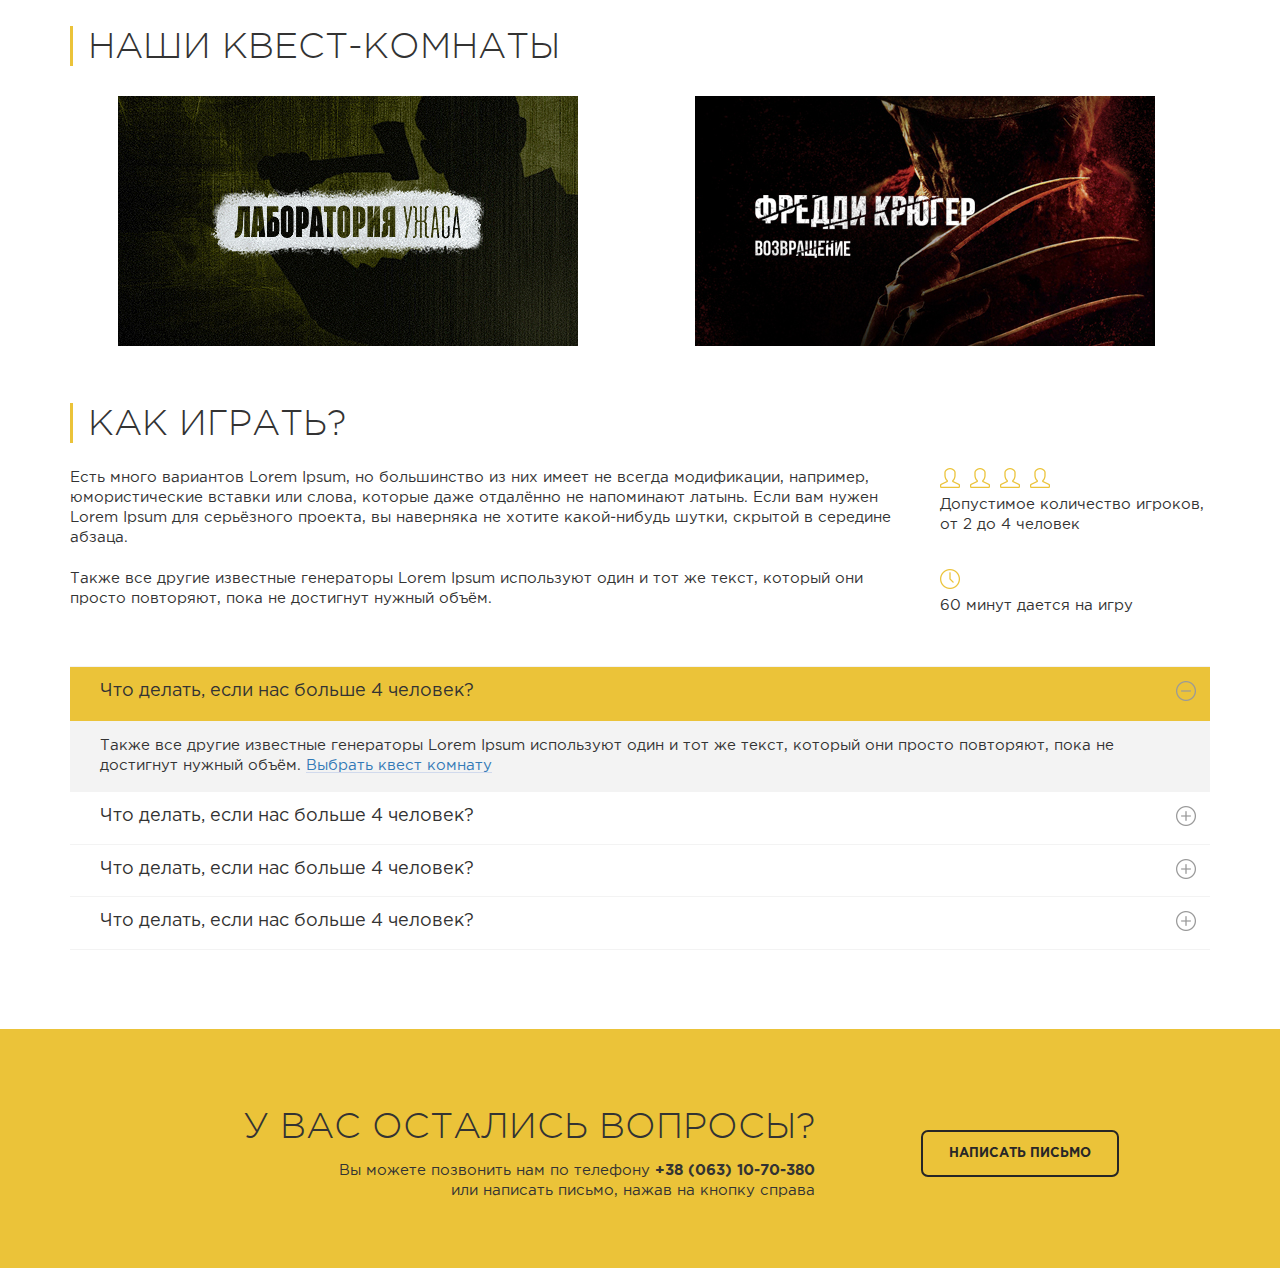
<file: index.html>
﻿<!DOCTYPE html>
<html lang="ru">
<head>
	<meta charset="UTF-8">
	<meta name="viewport" content="width=device-width, initial-scale=1.0">
	<link rel="stylesheet" href="css/all.css">
	<script src="https://ajax.googleapis.com/ajax/libs/jquery/1.12.4/jquery.min.js"></script>
	<script src="https://maxcdn.bootstrapcdn.com/bootstrap/3.3.6/js/bootstrap.min.js" integrity="sha384-0mSbJDEHialfmuBBQP6A4Qrprq5OVfW37PRR3j5ELqxss1yVqOtnepnHVP9aJ7xS" crossorigin="anonymous"></script>
	<link rel="stylesheet" href="css/fonts.css">
	<script src="js/js.js"></script>

	<title>KQ Квест-комната</title>
</head>
<body>
<section class="pick_room" id="pick_room">
	<div class="container">
		<div class="col-md-12 room_title">
			<p>
				Наши квест-комнаты
			</p>
		</div>
		<div class="rowRooms">
			<div class="col-md-6 col-lg-6 col-sm-12 col-xs-12 left_laboratory">
				<a href="laboratory.html">
					<div class="laboratory"></div>
				</a>
			</div>
			<div class="col-md-6 col-lg-6 col-sm-12 col-xs-12 right_kruger">
				<a href="laboratory.html">
					<div class="kruger"></div>
				</a>
			</div>
		</div>
	</div>
</section>

<section class="rules">
	<div class="container">
		<div class="col-md-12 col-sm-12 col-xs-12 title_rules">
			<p>
				Как играть?
			</p>
		</div>
		<div class="rowPlayers">
			<div class="col-md-9 col-sm-9 col-xs-9 left">
				<p>
					Есть много вариантов Lorem Ipsum, но большинство из них имеет не всегда
					модификации, например, юмористические вставки или слова, которые даже отдалённо
					не напоминают латынь. Если вам нужен Lorem Ipsum для серьёзного проекта, вы
					наверняка не хотите какой-нибудь шутки, скрытой в середине абзаца.
				</p>
			</div>
			<div class="col-md-3 col-sm-3 col-xs-3 right">
				<img src="img/rules/players.png" alt="" class="img-responsive">
				<p>
					Допустимое количество
					игроков, от 2 до 4 человек
				</p>
			</div>
		</div>
		<div class="rowTime">
			<div class="col-md-9 col-sm-9 col-xs-9 left">
				<p>
					Также все другие известные генераторы Lorem Ipsum используют один и тот же текст,
					который они просто повторяют, пока не достигнут нужный объём.
				</p>
			</div>
			<div class="col-md-3 col-sm-3 col-xs-3 right">
				<img src="img/rules/time.png" class="img-responsive" alt="">
				<p>
					60 минут дается
					на игру
				</p>
			</div>
		</div>
		<div class="panel-group" id="accordion" role="tablist" aria-multiselectable="true">
			<div class="panel panel-default">
				<div class="panel-heading" role="tab" id="headingOne">
					<a role="button" data-toggle="collapse" data-parent="#accordion" href="#collapseOne" aria-expanded="true" aria-controls="collapseOne">
						<div class="col-xs-10 FAQ">Что делать, если нас больше 4 человек?</div>
						<div class="col-xs-2 sprite"><div class="sprite_accordion"></div></div>
					</a>

				</div>
				<div id="collapseOne" class="panel-collapse collapse in" role="tabpanel" aria-labelledby="headingOne">
					<div class="panel-body">
						Также все другие известные генераторы Lorem Ipsum используют один и тот же текст, который они
						просто повторяют, пока не достигнут нужный объём.
						<a href="#pick_room">Выбрать квест комнату</a>
					</div>
				</div>
			</div>
			<div class="panel panel-default">
				<div class="panel-heading" role="tab" id="headingTwo">
					<h4 class="panel-title">
						<a class="collapsed" role="button" data-toggle="collapse" data-parent="#accordion" href="#collapseTwo" aria-expanded="false" aria-controls="collapseTwo">
							<div class="col-xs-10 FAQ">Что делать, если нас больше 4 человек?</div>
							<div class="col-xs-2 sprite"><div class="sprite_accordion"></div></div>
						</a>
					</h4>
				</div>
				<div id="collapseTwo" class="panel-collapse collapse" role="tabpanel" aria-labelledby="headingTwo">
					<div class="panel-body">
						Также все другие известные генераторы Lorem Ipsum используют один и тот же текст, который они
						просто повторяют, пока не достигнут нужный объём.
						<a href="#pick_room">Выбрать квест комнату</a>
					</div>
				</div>
			</div>
			<div class="panel panel-default">
				<div class="panel-heading" role="tab" id="headingThree">
					<h4 class="panel-title">
						<a class="collapsed" role="button" data-toggle="collapse" data-parent="#accordion" href="#collapseThree" aria-expanded="false" aria-controls="collapseThree">
							<div class="col-xs-10 FAQ">Что делать, если нас больше 4 человек?</div>
							<div class="col-xs-2 sprite"><div class="sprite_accordion"></div></div>
						</a>
					</h4>
				</div>
				<div id="collapseThree" class="panel-collapse collapse" role="tabpanel" aria-labelledby="headingThree">
					<div class="panel-body">
						Также все другие известные генераторы Lorem Ipsum используют один и тот же текст, который они
						просто повторяют, пока не достигнут нужный объём.
						<a href="#pick_room">Выбрать квест комнату</a>
					</div>
				</div>
			</div>
			<div class="panel panel-default">
				<div class="panel-heading" role="tab" id="headingFour">
					<h4 class="panel-title">
						<a class="collapsed" role="button" data-toggle="collapse" data-parent="#accordion" href="#collapseFour" aria-expanded="false" aria-controls="collapseFour">
							<div class="col-xs-10 FAQ">Что делать, если нас больше 4 человек?</div>
							<div class="col-xs-2 sprite"><div class="sprite_accordion"></div></div>
						</a>
					</h4>
				</div>
				<div id="collapseFour" class="panel-collapse collapse" role="tabpanel" aria-labelledby="Four">
					<div class="panel-body">
						Также все другие известные генераторы Lorem Ipsum используют один и тот же текст, который они
						просто повторяют, пока не достигнут нужный объём.
						<a href="#pick_room">Выбрать квест комнату</a>
					</div>
				</div>
			</div>
		</div>
	</div>
</section>

<section class="write_letter">
	<div class="container">
		<div class="col-md-8 questions text-right">
			<h2>У Вас остались вопросы?</h2>
			<p>
				Вы можете позвонить нам по телефону
				<span> +38 (063) 10-70-380</span>
				<br>или написать письмо, нажав на кнопку справа
			</p>
		</div>
		<div class="col-md-4 button_write text-center">
			<a href="#myModal" data-toggle="modal"> Написать письмо</a>
		</div>
	</div>

</section>


<!-------------------MODAL---------------- -->

<div class="modal fade" id="myModal" tabindex="-1">
	<div class="container popUp">
		<div class="col-md-12 col-sm-12 col-xs-12 text-right close" data-dismiss="modal">

		</div>
		<div class="col-md-12 col-sm-12 col-xs-12 content_modal">
			<p class="title_popUp">
				<span>Написать письмо</span>
			</p>
			<form action="" role="form">
				<div class="col-md-6 col-sm-12 form_name">
					<div class="form-group">
						<input type="text" class="form-control" id="name" placeholder="Ваше имя" name="name">
					</div>
				</div>
				<div class="col-md-6  col-sm-12 form_email">
					<div class="form-group">
						<input type="email" class="form-control" id="email" placeholder="Ваш E-mail" name="email">
					</div>
				</div>
				<textarea class="form-control" rows="5" name="commit" placeholder="Что Вы хотите написать?"></textarea>
				<div class="form-group text-center">
					<button type="submit" class="btn btn-default" id="modal_submit">
						Отправить письмо
					</button>
				</div>
			</form>
			<div class="confidentiality text-center">
				<p>
					Введенные данные строго конфиденциальны.
					<br>
					<a href="https://yandex.ru/legal/confidential/" target="blank"> Политика конфиденциальности </a>
				</p>
			</div>
		</div>
	</div>
</div>



</body>
</html>
</file>
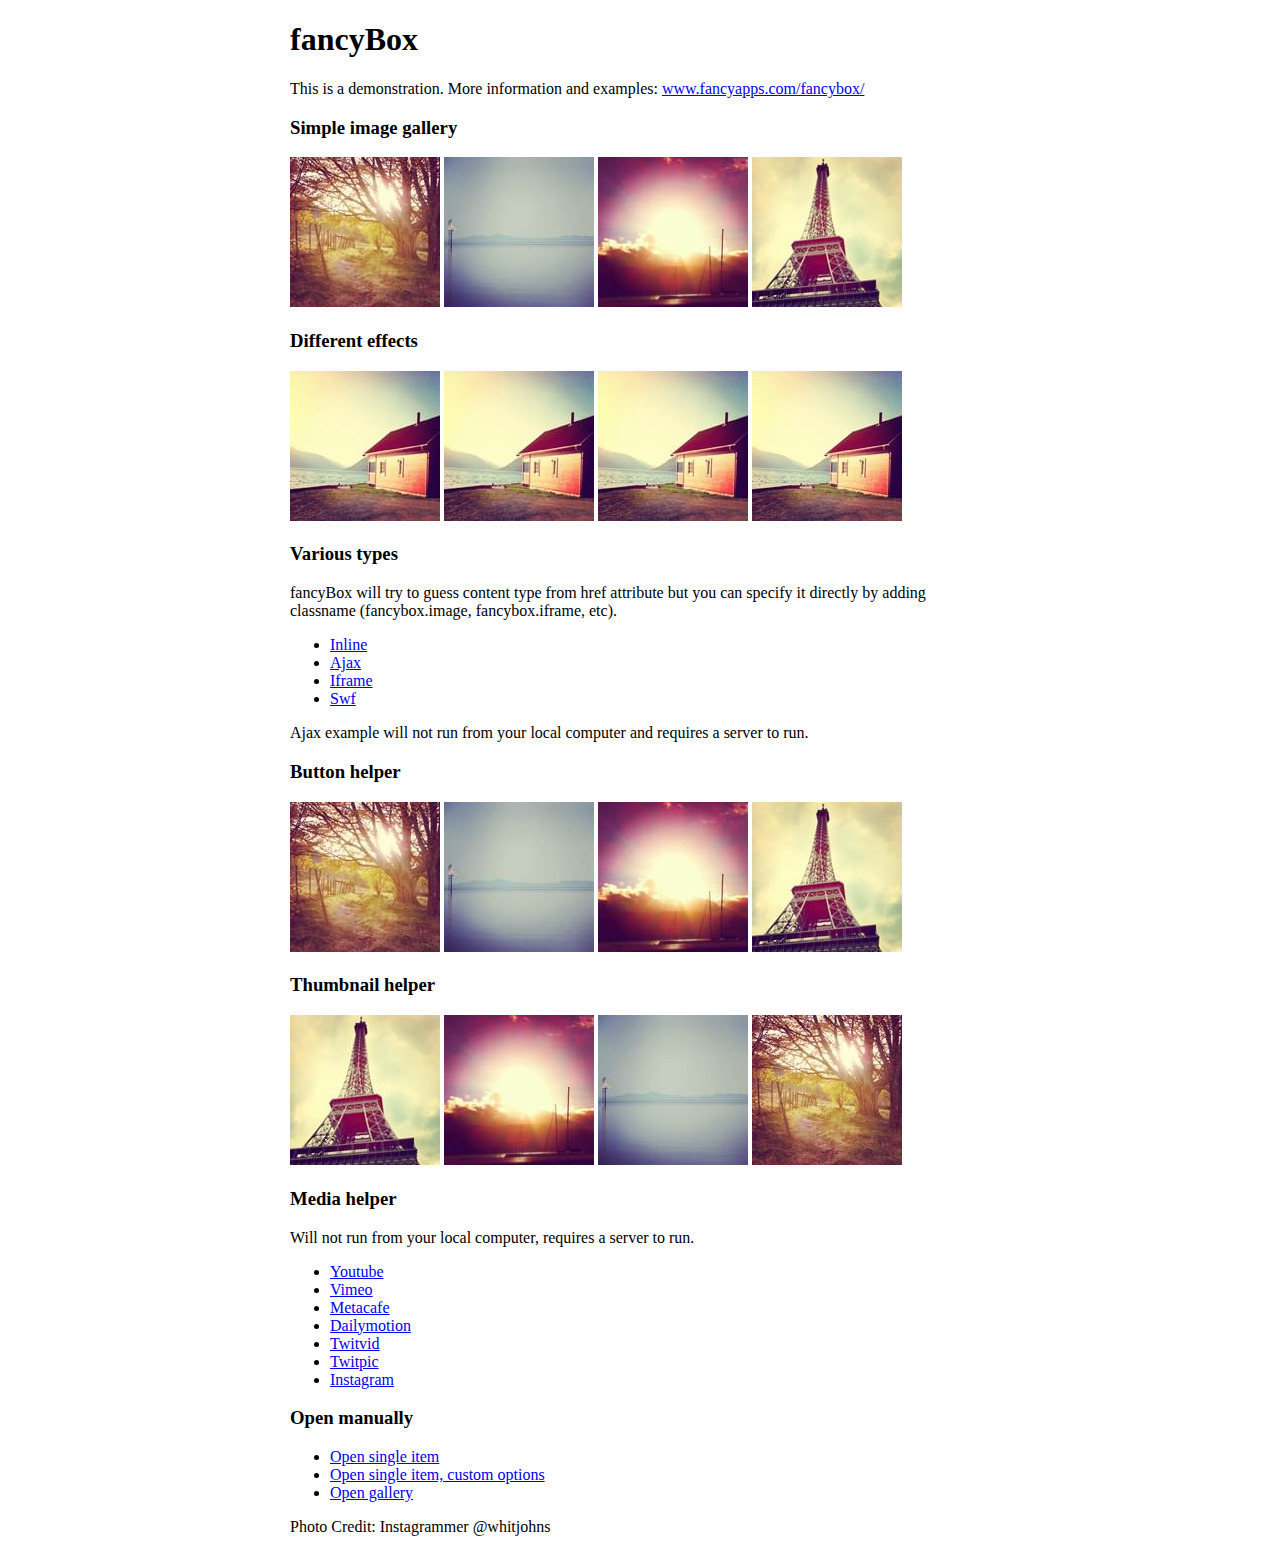
<file: libs/fancybox/demo/index.html>
<!DOCTYPE html>
<html>
<head>
	<title>fancyBox - Fancy jQuery Lightbox Alternative | Demonstration</title>
	<meta http-equiv="Content-Type" content="text/html; charset=UTF-8" />

	<!-- Add jQuery library -->
	<script type="text/javascript" src="../lib/jquery-1.10.1.min.js"></script>

	<!-- Add mousewheel plugin (this is optional) -->
	<script type="text/javascript" src="../lib/jquery.mousewheel-3.0.6.pack.js"></script>

	<!-- Add fancyBox main JS and CSS files -->
	<script type="text/javascript" src="../source/jquery.fancybox.js?v=2.1.5"></script>
	<link rel="stylesheet" type="text/css" href="../source/jquery.fancybox.css?v=2.1.5" media="screen" />

	<!-- Add Button helper (this is optional) -->
	<link rel="stylesheet" type="text/css" href="../source/helpers/jquery.fancybox-buttons.css?v=1.0.5" />
	<script type="text/javascript" src="../source/helpers/jquery.fancybox-buttons.js?v=1.0.5"></script>

	<!-- Add Thumbnail helper (this is optional) -->
	<link rel="stylesheet" type="text/css" href="../source/helpers/jquery.fancybox-thumbs.css?v=1.0.7" />
	<script type="text/javascript" src="../source/helpers/jquery.fancybox-thumbs.js?v=1.0.7"></script>

	<!-- Add Media helper (this is optional) -->
	<script type="text/javascript" src="../source/helpers/jquery.fancybox-media.js?v=1.0.6"></script>

	<script type="text/javascript">
		$(document).ready(function() {
			/*
			 *  Simple image gallery. Uses default settings
			 */

			$('.fancybox').fancybox();

			/*
			 *  Different effects
			 */

			// Change title type, overlay closing speed
			$(".fancybox-effects-a").fancybox({
				helpers: {
					title : {
						type : 'outside'
					},
					overlay : {
						speedOut : 0
					}
				}
			});

			// Disable opening and closing animations, change title type
			$(".fancybox-effects-b").fancybox({
				openEffect  : 'none',
				closeEffect	: 'none',

				helpers : {
					title : {
						type : 'over'
					}
				}
			});

			// Set custom style, close if clicked, change title type and overlay color
			$(".fancybox-effects-c").fancybox({
				wrapCSS    : 'fancybox-custom',
				closeClick : true,

				openEffect : 'none',

				helpers : {
					title : {
						type : 'inside'
					},
					overlay : {
						css : {
							'background' : 'rgba(238,238,238,0.85)'
						}
					}
				}
			});

			// Remove padding, set opening and closing animations, close if clicked and disable overlay
			$(".fancybox-effects-d").fancybox({
				padding: 0,

				openEffect : 'elastic',
				openSpeed  : 150,

				closeEffect : 'elastic',
				closeSpeed  : 150,

				closeClick : true,

				helpers : {
					overlay : null
				}
			});

			/*
			 *  Button helper. Disable animations, hide close button, change title type and content
			 */

			$('.fancybox-buttons').fancybox({
				openEffect  : 'none',
				closeEffect : 'none',

				prevEffect : 'none',
				nextEffect : 'none',

				closeBtn  : false,

				helpers : {
					title : {
						type : 'inside'
					},
					buttons	: {}
				},

				afterLoad : function() {
					this.title = 'Image ' + (this.index + 1) + ' of ' + this.group.length + (this.title ? ' - ' + this.title : '');
				}
			});


			/*
			 *  Thumbnail helper. Disable animations, hide close button, arrows and slide to next gallery item if clicked
			 */

			$('.fancybox-thumbs').fancybox({
				prevEffect : 'none',
				nextEffect : 'none',

				closeBtn  : false,
				arrows    : false,
				nextClick : true,

				helpers : {
					thumbs : {
						width  : 50,
						height : 50
					}
				}
			});

			/*
			 *  Media helper. Group items, disable animations, hide arrows, enable media and button helpers.
			*/
			$('.fancybox-media')
				.attr('rel', 'media-gallery')
				.fancybox({
					openEffect : 'none',
					closeEffect : 'none',
					prevEffect : 'none',
					nextEffect : 'none',

					arrows : false,
					helpers : {
						media : {},
						buttons : {}
					}
				});

			/*
			 *  Open manually
			 */

			$("#fancybox-manual-a").click(function() {
				$.fancybox.open('1_b.jpg');
			});

			$("#fancybox-manual-b").click(function() {
				$.fancybox.open({
					href : 'iframe.html',
					type : 'iframe',
					padding : 5
				});
			});

			$("#fancybox-manual-c").click(function() {
				$.fancybox.open([
					{
						href : '1_b.jpg',
						title : 'My title'
					}, {
						href : '2_b.jpg',
						title : '2nd title'
					}, {
						href : '3_b.jpg'
					}
				], {
					helpers : {
						thumbs : {
							width: 75,
							height: 50
						}
					}
				});
			});


		});
	</script>
	<style type="text/css">
		.fancybox-custom .fancybox-skin {
			box-shadow: 0 0 50px #222;
		}

		body {
			max-width: 700px;
			margin: 0 auto;
		}
	</style>
</head>
<body>
	<h1>fancyBox</h1>

	<p>This is a demonstration. More information and examples: <a href="http://fancyapps.com/fancybox/">www.fancyapps.com/fancybox/</a></p>

	<h3>Simple image gallery</h3>
	<p>
		<a class="fancybox" href="1_b.jpg" data-fancybox-group="gallery" title="Lorem ipsum dolor sit amet"><img src="1_s.jpg" alt="" /></a>

		<a class="fancybox" href="2_b.jpg" data-fancybox-group="gallery" title="Etiam quis mi eu elit temp"><img src="2_s.jpg" alt="" /></a>

		<a class="fancybox" href="3_b.jpg" data-fancybox-group="gallery" title="Cras neque mi, semper leon"><img src="3_s.jpg" alt="" /></a>

		<a class="fancybox" href="4_b.jpg" data-fancybox-group="gallery" title="Sed vel sapien vel sem uno"><img src="4_s.jpg" alt="" /></a>
	</p>

	<h3>Different effects</h3>
	<p>
		<a class="fancybox-effects-a" href="5_b.jpg" title="Lorem ipsum dolor sit amet, consectetur adipiscing elit"><img src="5_s.jpg" alt="" /></a>

		<a class="fancybox-effects-b" href="5_b.jpg" title="Lorem ipsum dolor sit amet, consectetur adipiscing elit"><img src="5_s.jpg" alt="" /></a>

		<a class="fancybox-effects-c" href="5_b.jpg" title="Lorem ipsum dolor sit amet, consectetur adipiscing elit"><img src="5_s.jpg" alt="" /></a>

		<a class="fancybox-effects-d" href="5_b.jpg" title="Lorem ipsum dolor sit amet, consectetur adipiscing elit"><img src="5_s.jpg" alt="" /></a>
	</p>

	<h3>Various types</h3>
	<p>
		fancyBox will try to guess content type from href attribute but you can specify it directly by adding classname (fancybox.image, fancybox.iframe, etc).
	</p>
	<ul>
		<li><a class="fancybox" href="#inline1" title="Lorem ipsum dolor sit amet">Inline</a></li>
		<li><a class="fancybox fancybox.ajax" href="ajax.txt">Ajax</a></li>
		<li><a class="fancybox fancybox.iframe" href="iframe.html">Iframe</a></li>
		<li><a class="fancybox" href="http://www.adobe.com/jp/events/cs3_web_edition_tour/swfs/perform.swf">Swf</a></li>
	</ul>

	<div id="inline1" style="width:400px;display: none;">
		<h3>Etiam quis mi eu elit</h3>
		<p>
			Lorem ipsum dolor sit amet, consectetur adipiscing elit. Etiam quis mi eu elit tempor facilisis id et neque. Nulla sit amet sem sapien. Vestibulum imperdiet porta ante ac ornare. Nulla et lorem eu nibh adipiscing ultricies nec at lacus. Cras laoreet ultricies sem, at blandit mi eleifend aliquam. Nunc enim ipsum, vehicula non pretium varius, cursus ac tortor. Vivamus fringilla congue laoreet. Quisque ultrices sodales orci, quis rhoncus justo auctor in. Phasellus dui eros, bibendum eu feugiat ornare, faucibus eu mi. Nunc aliquet tempus sem, id aliquam diam varius ac. Maecenas nisl nunc, molestie vitae eleifend vel, iaculis sed magna. Aenean tempus lacus vitae orci posuere porttitor eget non felis. Donec lectus elit, aliquam nec eleifend sit amet, vestibulum sed nunc.
		</p>
	</div>

	<p>
		Ajax example will not run from your local computer and requires a server to run.
	</p>

	<h3>Button helper</h3>
	<p>
		<a class="fancybox-buttons" data-fancybox-group="button" href="1_b.jpg"><img src="1_s.jpg" alt="" /></a>

		<a class="fancybox-buttons" data-fancybox-group="button" href="2_b.jpg"><img src="2_s.jpg" alt="" /></a>

		<a class="fancybox-buttons" data-fancybox-group="button" href="3_b.jpg"><img src="3_s.jpg" alt="" /></a>

		<a class="fancybox-buttons" data-fancybox-group="button" href="4_b.jpg"><img src="4_s.jpg" alt="" /></a>
	</p>

	<h3>Thumbnail helper</h3>
	<p>
		<a class="fancybox-thumbs" data-fancybox-group="thumb" href="4_b.jpg"><img src="4_s.jpg" alt="" /></a>

		<a class="fancybox-thumbs" data-fancybox-group="thumb" href="3_b.jpg"><img src="3_s.jpg" alt="" /></a>

		<a class="fancybox-thumbs" data-fancybox-group="thumb" href="2_b.jpg"><img src="2_s.jpg" alt="" /></a>

		<a class="fancybox-thumbs" data-fancybox-group="thumb" href="1_b.jpg"><img src="1_s.jpg" alt="" /></a>
	</p>

	<h3>Media helper</h3>
	<p>
		Will not run from your local computer, requires a server to run.
	</p>

	<ul>
		<li><a class="fancybox-media" href="http://www.youtube.com/watch?v=opj24KnzrWo">Youtube</a></li>
		<li><a class="fancybox-media" href="http://vimeo.com/47480346">Vimeo</a></li>
		<li><a class="fancybox-media" href="http://www.metacafe.com/watch/7635964/">Metacafe</a></li>
		<li><a class="fancybox-media" href="http://www.dailymotion.com/video/xoeylt_electric-guest-this-head-i-hold_music">Dailymotion</a></li>
		<li><a class="fancybox-media" href="http://twitvid.com/QY7MD">Twitvid</a></li>
		<li><a class="fancybox-media" href="http://twitpic.com/7p93st">Twitpic</a></li>
		<li><a class="fancybox-media" href="http://instagr.am/p/IejkuUGxQn">Instagram</a></li>
	</ul>

	<h3>Open manually</h3>
	<ul>
		<li><a id="fancybox-manual-a" href="javascript:;">Open single item</a></li>
		<li><a id="fancybox-manual-b" href="javascript:;">Open single item, custom options</a></li>
		<li><a id="fancybox-manual-c" href="javascript:;">Open gallery</a></li>
	</ul>

	<p>
		Photo Credit: Instagrammer @whitjohns
	</p>
</body>
</html>
</file>
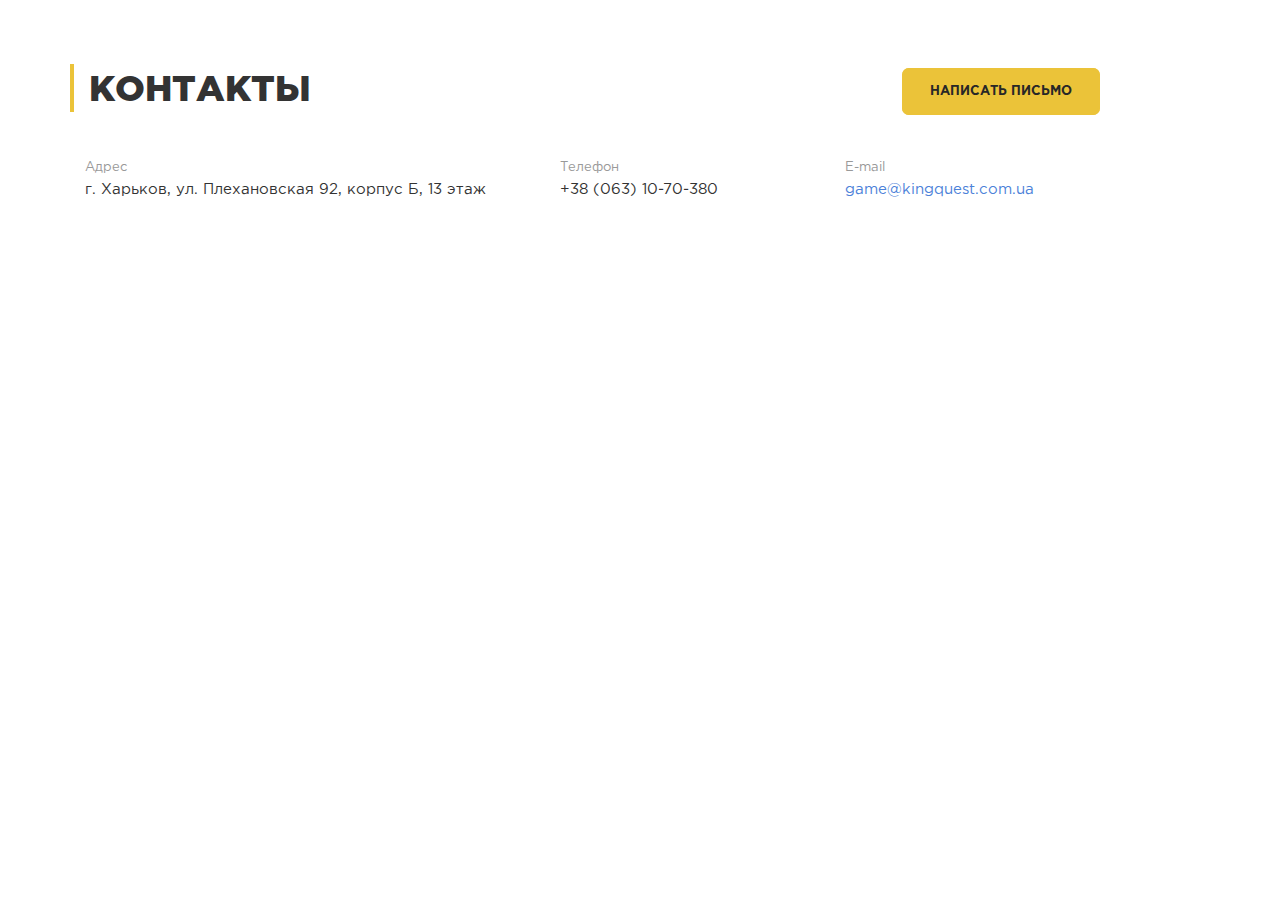
<file: contacts.html>
﻿<!-- Page Contacts (Контакты и модалка Написать письмо ) -->

<!DOCTYPE html>
<html lang="ru">
<head>
	<meta charset="UTF-8">
	<meta name="viewport" content="width=device-width, initial-scale=1.0">
	<script src="https://ajax.googleapis.com/ajax/libs/jquery/2.2.4/jquery.min.js"></script>
	<script src="https://maxcdn.bootstrapcdn.com/bootstrap/3.3.6/js/bootstrap.min.js"></script>
	<link rel="stylesheet" href="css/all.css">
	<link rel="stylesheet" href="css/fonts.css">
	<title>KQ Квест-комната</title>
	<script src="../js/js.js" async type="text/javascript"></script>
</head>
<body>
	<header>
		
	</header>
	<section class="map">
		<script type="text/javascript" charset="utf-8" async src="https://api-maps.yandex.ru/services/constructor/1.0/js/?sid=0uoBQJR36OzohfpjqIE4cHirwUAfMz5F&width=100%&height=400&lang=ru_UA&sourceType=constructor&scroll=true"></script>
	</section>


	<section class="contacts">
		<div class="container">
			<div class="rowTitle">
				<div class="col-md-6 col-lg-6 col-sm-6 col-xs-12 contact">
					<p>
						Контакты
					</p>
				</div>
				<div class="col-md-6 col-lg-5 col-sm-6 col-xs-12 text-right button_letter">
					<a href="#myModal" id="letter" data-toggle="modal">
						Написать письмо
					</a>
				</div>
				<div class="col-lg-1"></div>
			</div>
			<div class="rowContacts">
				<div class="col-md-6 col-lg-5 col-sm-5 col-xs-12">
					<div class="title_contacts">
						<p>
							Адрес
						</p>
					</div>
					<div class="adress">
						<p>
							г. Харьков, ул. Плехановская 92, корпус Б, 13 этаж
						</p>
					</div>
				</div>
				<div class="col-md-3 col-lg-3 col-sm-4 col-xs-12">
					<div class="title_contacts">
						<p>
							Телефон
						</p>
					</div>
					<div class="phone">
						<p>
							+38 (063) 10-70-380
						</p>
					</div>
				</div>
				<div class="col-md-3 col-lg-4 col-sm-3 col-xs-12">
					<div class="title_contacts">
						<p>
							E-mail
						</p>
					</div>
					<div class="email">
						<a href="#myModal" data-toggle="modal">
							game@kingquest.com.ua
						</a>
					</div>
				</div>
			</div>
		</div>
	</section>

<!-------------------MODAL---------------- -->	

  	<div class="modal fade" id="myModal" tabindex="-1">  	
  	<div class="container popUp">	
		<div class="col-md-12 col-sm-12 col-xs-12 text-right close" data-dismiss="modal">
			
		</div>
		<div class="col-md-12 col-sm-12 col-xs-12 content_modal">
			<p class="title_popUp">
				<span>Написать письмо</span>
			</p>
			<form action="" role="form">
				<div class="col-md-6 col-sm-12 form_name">
				   <div class="form-group">
				      <input type="text" class="form-control" id="name" placeholder="Ваше имя" name="name">
				  </div>
				</div>
				<div class="col-md-6  col-sm-12 form_email">
					 <div class="form-group">
					   <input type="email" class="form-control" id="email" placeholder="Ваш E-mail" name="email">
					</div>
				</div>
				<textarea class="form-control" rows="5" name="commit" placeholder="Что Вы хотите написать?"></textarea>
				<div class="form-group text-center">
    				<button type="submit" class="btn btn-default" id="modal_submit">
     					Отправить письмо
     				</button>
    			</div>
			</form>
			<div class="confidentiality text-center">
				<p>
					Введенные данные строго конфиденциальны.
					<br>
					<a href="https://yandex.ru/legal/confidential/" target="blank"> Политика конфиденциальности </a>
				</p>
			</div>
		</div>		
	</div>	
	</div>	   		   		

</div>
</body>
</html>
</file>
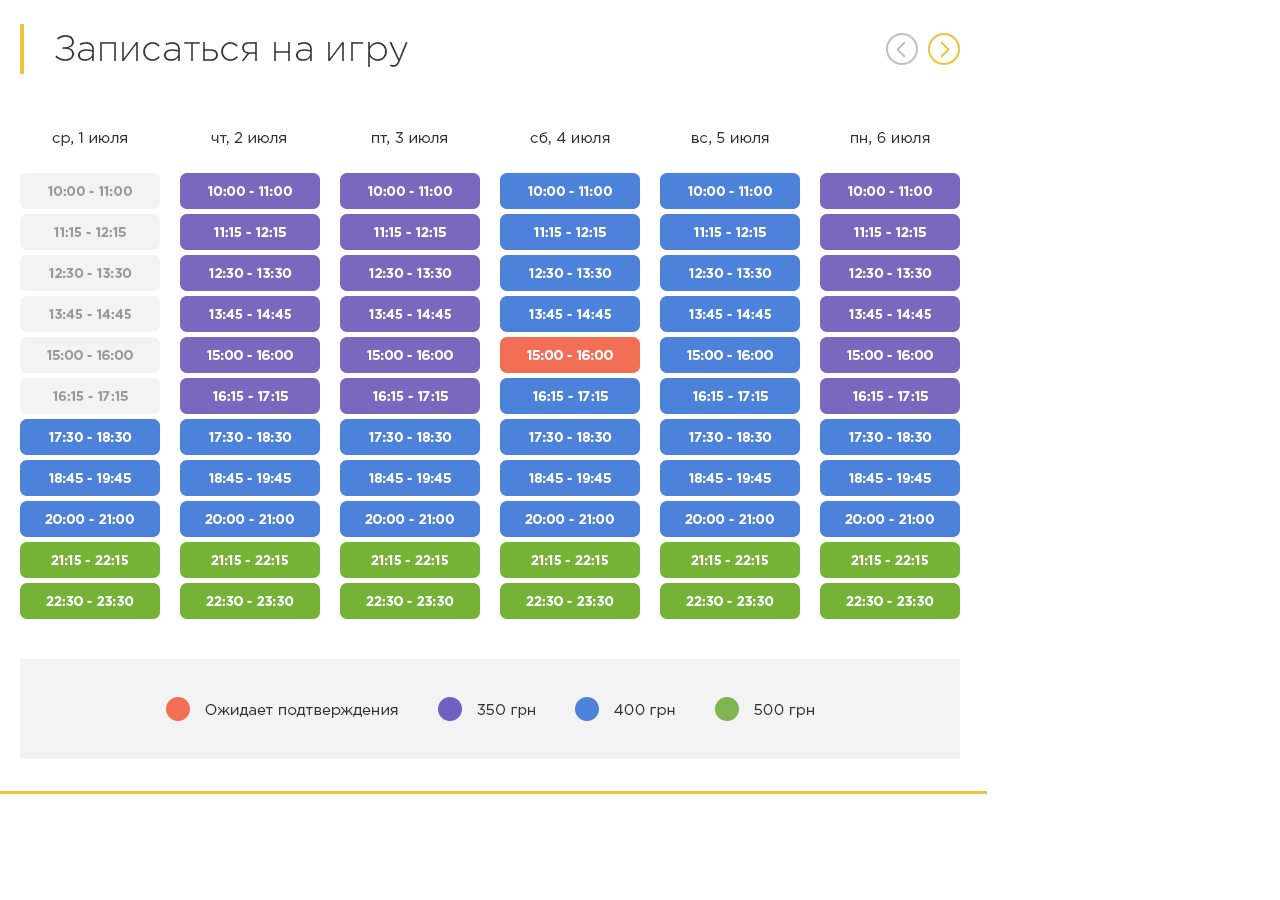
<file: form_modal.html>
<!-- Modal Order Room  ("Форма") -->

<!DOCTYPE html>
<html lang="ru">
<head>
	<meta charset="UTF-8">
	<meta name="viewport" content="width=device-width, initial-scale=1.0">
	<script src="https://ajax.googleapis.com/ajax/libs/jquery/1.12.4/jquery.min.js"></script>
	<script src="https://maxcdn.bootstrapcdn.com/bootstrap/3.3.6/js/bootstrap.min.js"
			integrity="sha384-0mSbJDEHialfmuBBQP6A4Qrprq5OVfW37PRR3j5ELqxss1yVqOtnepnHVP9aJ7xS" crossorigin="anonymous"></script>
	<link rel="stylesheet" href="css/fonts.css">
	<link rel="stylesheet" href="css/all.css">
	<title>KQ Квест-комната</title>
	
</head>
<body>
<a href="#myModal" data-toggle="modal">
	<img src="img/popUp-form/table.png" alt="" class="img-responsive">
</a>
	
<!-------------------MODAL---------------- -->	

  	<div class="modal fade" id="myModal" tabindex="-1">  	
  	<div class="container popUp">	
		<div class="col-md-12 col-sm-12 col-xs-12 text-right close" data-dismiss="modal">
			
		</div>
		<div class="col-md-12 col-sm-12 col-xs-12 content_modal">
			<p class="title_popUp">
				<span>Бронирование</span>
			</p>
			<form action="" role="form" class="form_form">
				<div class="col-md-6 col-sm-12 form_left">
				    <div class="form-group">
				      <input type="text" class="form-control" id="day" placeholder="day" name="day">
				    </div>
					<div class="form-group">
					   <input type="text" class="form-control" id="time" placeholder="time" name="time">
					</div>

					<div>
						<div class="col-md-8 col-sm-6 col-xs-8 checkbox_form">
							<label for="checkbox" id="label_checkbox">
								У меня есть скидка
							</label>
						</div>
					<div class="col-md-4 col-sm-6 col-xs-4 checkbox_iphone">
						<div>
								<input type="checkbox" class="checkbox" id="checkbox" />
								<label for="checkbox"></label>
							</div>
						</div>
					</div>
					
				</div>
				<div class="col-md-6 col-sm-12 form_right">
				    <div class="form-group">
				      <input type="text" class="form-control" id="name" placeholder="Ваше имя" name="name">
				    </div>
					<div class="form-group">
					   <input type="tel" class="form-control" id="tel" placeholder="Контактный телефон" name="tel">
					</div>
					<div class="form-group">
					   <input type="email" class="form-control" id="email" placeholder="Ваш E-mail" name="email">
					</div>
				</div>
				<div class="form-group text-center">
					<button type="submit" class="btn btn-default form_button_up" id="modal_submit">
						<a href="thanks.html">Забронировать комнату </a>
     				</button>
    			</div>
			</form>
			<div class="confidentiality text-center">
				<p>
					Введенные данные строго конфиденциальны.
					<br>
					<a href="https://yandex.ru/legal/confidential/" target="blank"> Политика конфиденциальности </a>
				</p>
			</div>
		</div>		
	</div>	
	</div>	   		   		

</div>
</body>
</html>
</file>
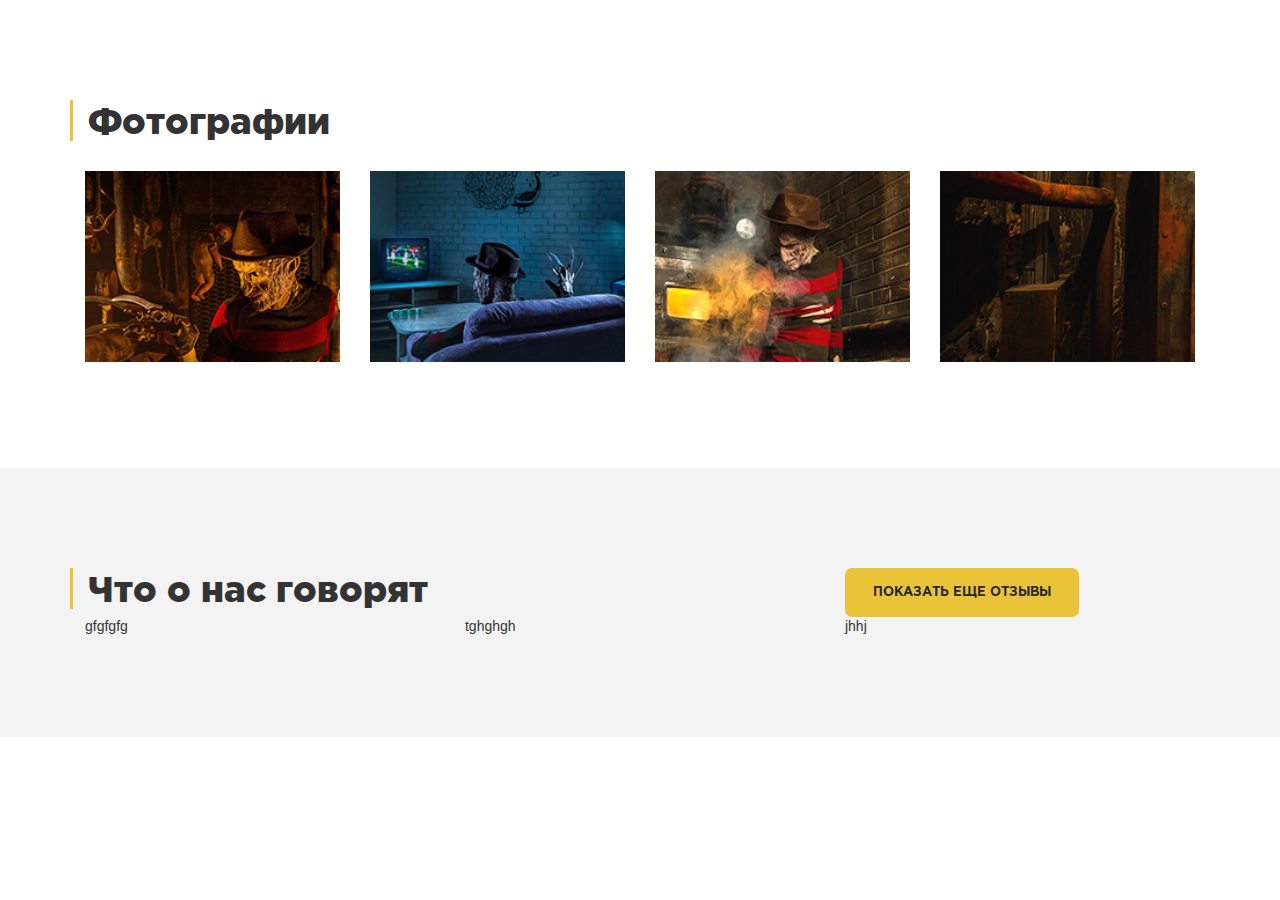
<file: laboratory.html>
<!-- Page  Horror Laboratory ("Главная и лаборатория(эта одна и та же страница Лаборатория, только отличается картинка в хедере")) -->

<!DOCTYPE html>
<html lang="ru">
<head>
    <meta charset="UTF-8">
    <meta name="viewport" content="width=device-width, initial-scale=1.0">
    <script src="https://ajax.googleapis.com/ajax/libs/jquery/1.12.4/jquery.min.js"></script>
    <script src="https://maxcdn.bootstrapcdn.com/bootstrap/3.3.6/js/bootstrap.min.js"
            integrity="sha384-0mSbJDEHialfmuBBQP6A4Qrprq5OVfW37PRR3j5ELqxss1yVqOtnepnHVP9aJ7xS" crossorigin="anonymous"></script>
    <script type="text/javascript" src="libs/fancybox/lib/jquery.mousewheel-3.0.6.pack.js"></script>
    <link rel="stylesheet" href="libs/fancybox/source/jquery.fancybox.css?v=2.1.5" type="text/css" media="screen" />
    <script type="text/javascript" src="libs/fancybox/source/jquery.fancybox.pack.js?v=2.1.5"></script>
    <link rel="stylesheet" href="css/fonts.css">
    <link rel="stylesheet" href="css/all.css">
    <script src="js/js.js"></script>

    <title>KQ Квест-комната</title>
</head>
<body>
    <section class="gallery">
        <div class="container">
            <div class="col-md-12 photos_title">
                <p>
                    Фотографии
                </p>
            </div>
            <div class="rowPhotos">
                <div class="col-md-3 col-lg-3 col-sm-3 col-xs-6">
                    <a class="fancybox" rel="group" href="img/gallery/big_img_1.jpg"><img src="img/gallery/small_img_1.jpg" alt="" class="img-responsive" /></a>
                </div>
                <div class="col-md-3 col-lg-3 col-sm-3 col-xs-6">
                    <a class="fancybox" rel="group" href="img/gallery/big_img_2.jpg"><img src="img/gallery/small_img_2.jpg" alt="" class="img-responsive"/></a>
                </div>
                <div class="col-md-3 col-lg-3 col-sm-3 col-xs-6">
                    <a class="fancybox" rel="group" href="img/gallery/big_img_3.jpg"><img src="img/gallery/small_img_3.jpg" alt="" class="img-responsive" /></a>
                </div>
                <div class="col-md-3 col-lg-3 col-sm-3 col-xs-6">
                    <a class="fancybox" rel="group" href="img/gallery/big_img_4.jpg"><img src="img/gallery/small_img_4.jpg" alt="" class="img-responsive"/></a>
                </div>
            </div>
        </div>
    </section>
    <section class="people_say">
        <div class="container">
            <div class="col-md-8 people_title">
                <p>
                   Что о нас говорят
                </p>
            </div>
            <div class="col-md-4">
                <button class="more"> Показать еще отзывы</button>
            </div>
            <div class="rowComments">
                <div class="col-md-4 col-lg-4 col-sm-4 col-xs-6">
                    gfgfgfg
               </div>
                <div class="col-md-4 col-lg-4 col-sm-4 col-xs-6">
                    tghghgh
                </div>
                <div class="col-md-4 col-lg-4 col-sm-4 col-xs-6">
                    jhhj
                 </div>
            </div>

        </div>
    </section>
</body>
</html>
</file>
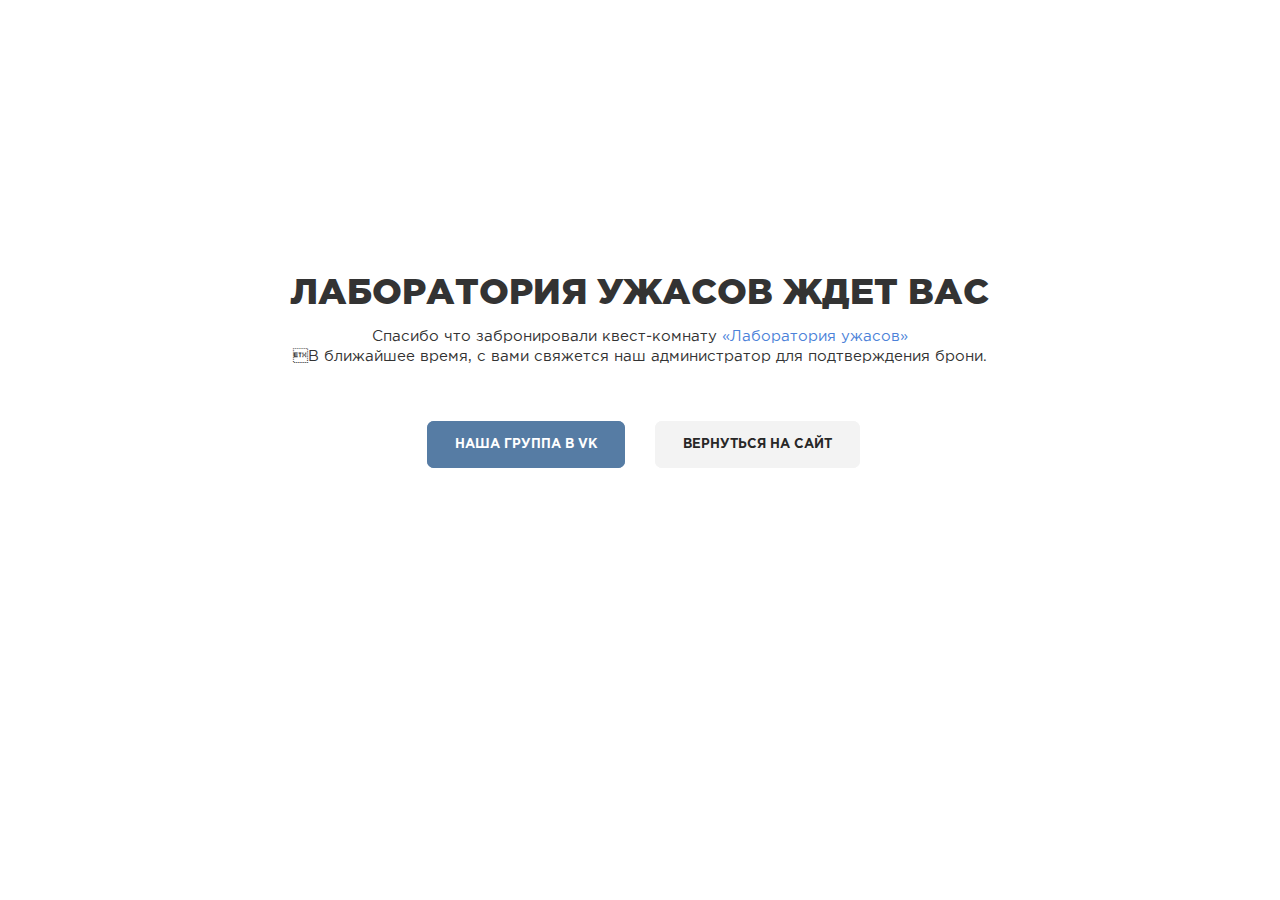
<file: thanks.html>
<!-- Page Thanks for Order ("Забронирована") -->

<!doctype html>
<html lang="ru">
<head>
    <meta charset="UTF-8">
    <meta name="viewport" content="width=device-width, initial-scale=1.0">
    <script src="https://ajax.googleapis.com/ajax/libs/jquery/2.2.4/jquery.min.js"></script>

    <script src="https://maxcdn.bootstrapcdn.com/bootstrap/3.3.6/js/bootstrap.min.js"
            integrity="sha384-0mSbJDEHialfmuBBQP6A4Qrprq5OVfW37PRR3j5ELqxss1yVqOtnepnHVP9aJ7xS" crossorigin="anonymous"></script>
    <link rel="stylesheet" href="css/fonts.css">
    <link rel="stylesheet" href="css/all.css">
    <title>KQ Квест-комната</title>
</head>
<body>
    <section class="thanks">
        <div class="container">
            <div class="rowThanks text-center">
                <h1>
                    Лаборатория ужасов ждет вас
                </h1>
                <p>
                    Спасибо что забронировали квест-комнату <a href="contacts.html">«Лаборатория ужасов»</a>
                    <br>В ближайшее время, с вами свяжется наш администратор для подтверждения брони.
                </p>
            </div>
            <div class="rowButtons">
                <div class="col-md-6 col-sm-6 col-xs-12 text-right left_button">
                    <a href="https://vk.com/" class="group_VK">
                        Наша группа в VK
                    </a>
                </div>
                <div class="col-md-6 col-sm-6 col-xs-12 text-left right_button">
                    <a href="index.html" class="return">
                        Вернуться на сайт
                    </a>
                </div>
            </div>
        </div>
    </section>
</body>
</html>
</file>
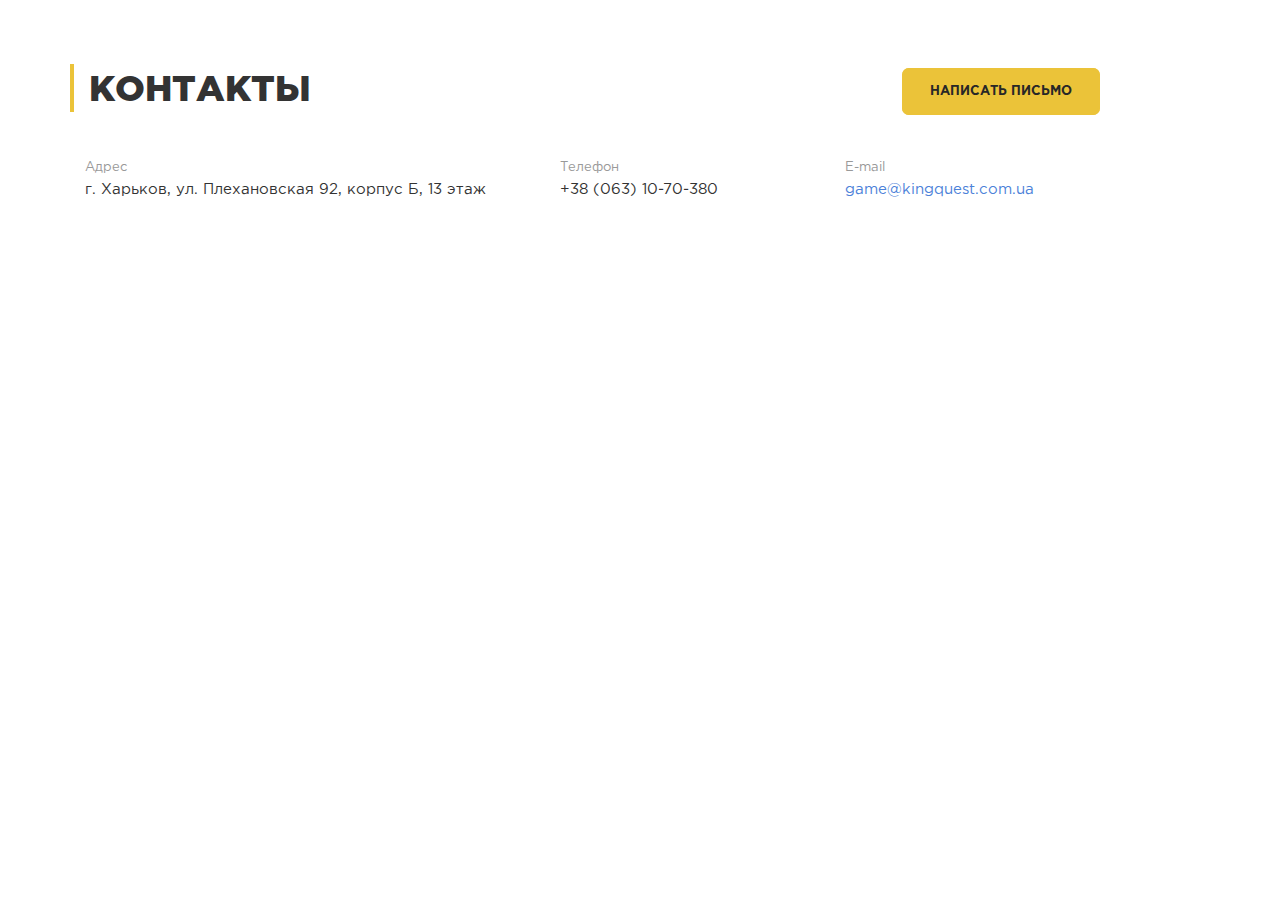
<file: html/contacts.html>
﻿<!-- Page Contacts (Контакты и модалка Написать письмо ) -->

<!DOCTYPE html>
<html lang="ru">
<head>
	<meta charset="UTF-8">
	<meta name="viewport" content="width=device-width, initial-scale=1.0">
	<script src="https://ajax.googleapis.com/ajax/libs/jquery/2.2.4/jquery.min.js"></script>
	<script src="https://maxcdn.bootstrapcdn.com/bootstrap/3.3.6/js/bootstrap.min.js"></script>
	<link rel="stylesheet" href="../css/fonts.css">
	<link rel="stylesheet" href="../css/all.css">
	<title>KQ Квест-комната</title>
	<script src="../js/js.js" async type="text/javascript"></script>
</head>
<body>
	<header>
		
	</header>
	<section class="map">
		<script type="text/javascript" charset="utf-8" async src="https://api-maps.yandex.ru/services/constructor/1.0/js/?sid=0uoBQJR36OzohfpjqIE4cHirwUAfMz5F&width=100%&height=400&lang=ru_UA&sourceType=constructor&scroll=true"></script>
	</section>


	<section class="contacts">
		<div class="container">
			<div class="rowTitle">
				<div class="col-md-6 col-lg-6 col-sm-6 col-xs-12 contact">
					<p>
						Контакты
					</p>
				</div>
				<div class="col-md-6 col-lg-5 col-sm-6 col-xs-12 text-right button_letter">
					<a href="#myModal" id="letter" data-toggle="modal">
						Написать письмо
					</a>
				</div>
				<div class="col-lg-1"></div>
			</div>
			<div class="rowContacts">
				<div class="col-md-6 col-lg-5 col-sm-5 col-xs-12">
					<div class="title_contacts">
						<p>
							Адрес
						</p>
					</div>
					<div class="adress">
						<p>
							г. Харьков, ул. Плехановская 92, корпус Б, 13 этаж
						</p>
					</div>
				</div>
				<div class="col-md-3 col-lg-3 col-sm-4 col-xs-12">
					<div class="title_contacts">
						<p>
							Телефон
						</p>
					</div>
					<div class="phone">
						<p>
							+38 (063) 10-70-380
						</p>
					</div>
				</div>
				<div class="col-md-3 col-lg-4 col-sm-3 col-xs-12">
					<div class="title_contacts">
						<p>
							E-mail
						</p>
					</div>
					<div class="email">
						<a href="#myModal" data-toggle="modal">
							game@kingquest.com.ua
						</a>
					</div>
				</div>
			</div>
		</div>
	</section>

<!-------------------MODAL---------------- -->	

  	<div class="modal fade" id="myModal" tabindex="-1">  	
  	<div class="container popUp">	
		<div class="col-md-12 col-sm-12 col-xs-12 text-right close" data-dismiss="modal">
			
		</div>
		<div class="col-md-12 col-sm-12 col-xs-12 content_modal">
			<p class="title_popUp">
				<span>Написать письмо</span>
			</p>
			<form action="" role="form">
				<div class="col-md-6 col-sm-12 form_name">
				   <div class="form-group">
				      <input type="text" class="form-control" id="name" placeholder="Ваше имя" name="name">
				  </div>
				</div>
				<div class="col-md-6  col-sm-12 form_email">
					 <div class="form-group">
					   <input type="email" class="form-control" id="email" placeholder="Ваш E-mail" name="email">
					</div>
				</div>
				<textarea class="form-control" rows="5" name="commit" placeholder="Что Вы хотите написать?"></textarea>
				<div class="form-group text-center">
    				<button type="submit" class="btn btn-default" id="modal_submit">
     					Отправить письмо
     				</button>
    			</div>
			</form>
			<div class="confidentiality text-center">
				<p>
					Введенные данные строго конфиденциальны.
					<br>
					<a href="https://yandex.ru/legal/confidential/" target="blank"> Политика конфиденциальности </a>
				</p>
			</div>
		</div>		
	</div>	
	</div>	   		   		

</div>
</body>
</html>
</file>
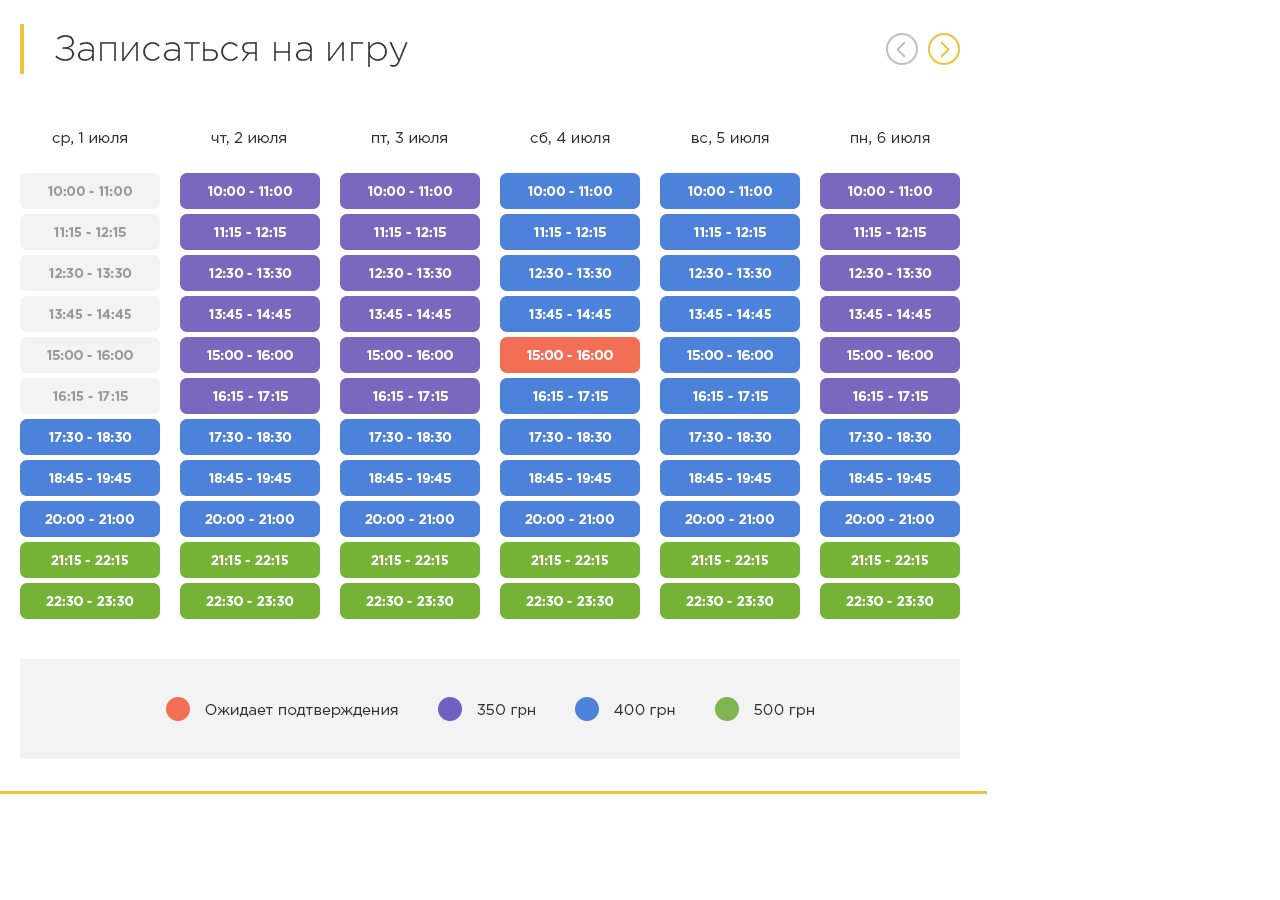
<file: html/form_modal.html>
<!-- Modal Order Room  ("Форма") -->

<!DOCTYPE html>
<html lang="ru">
<head>
	<meta charset="UTF-8">
	<meta name="viewport" content="width=device-width, initial-scale=1.0">
	<script src="https://ajax.googleapis.com/ajax/libs/jquery/1.12.4/jquery.min.js"></script>
	<script src="https://maxcdn.bootstrapcdn.com/bootstrap/3.3.6/js/bootstrap.min.js"
			integrity="sha384-0mSbJDEHialfmuBBQP6A4Qrprq5OVfW37PRR3j5ELqxss1yVqOtnepnHVP9aJ7xS" crossorigin="anonymous"></script>
	<link rel="stylesheet" href="../css/fonts.css">
	<link rel="stylesheet" href="../css/all.css">
	<title>KQ Квест-комната</title>
	
</head>
<body>
<a href="#myModal" data-toggle="modal">
	<img src="../img/popUp-form/table.png" alt="" class="img-responsive">
</a>
	
<!-------------------MODAL---------------- -->	

  	<div class="modal fade" id="myModal" tabindex="-1">  	
  	<div class="container popUp">	
		<div class="col-md-12 col-sm-12 col-xs-12 text-right close" data-dismiss="modal">
			
		</div>
		<div class="col-md-12 col-sm-12 col-xs-12 content_modal">
			<p class="title_popUp">
				<span>Бронирование</span>
			</p>
			<form action="" role="form" class="form_form">
				<div class="col-md-6 col-sm-12 form_left">
				    <div class="form-group">
				      <input type="text" class="form-control" id="day" placeholder="day" name="day">
				    </div>
					<div class="form-group">
					   <input type="text" class="form-control" id="time" placeholder="time" name="time">
					</div>

					<div>
						<div class="col-md-8 col-sm-6 col-xs-8 checkbox_form">
							<label for="checkbox" id="label_checkbox">
								У меня есть скидка
							</label>
						</div>
					<div class="col-md-4 col-sm-6 col-xs-4 checkbox_iphone">
						<div>
								<input type="checkbox" class="checkbox" id="checkbox" />
								<label for="checkbox"></label>
							</div>
						</div>
					</div>
					
				</div>
				<div class="col-md-6 col-sm-12 form_right">
				    <div class="form-group">
				      <input type="text" class="form-control" id="name" placeholder="Ваше имя" name="name">
				    </div>
					<div class="form-group">
					   <input type="tel" class="form-control" id="tel" placeholder="Контактный телефон" name="tel">
					</div>
					<div class="form-group">
					   <input type="email" class="form-control" id="email" placeholder="Ваш E-mail" name="email">
					</div>
				</div>
				<div class="form-group text-center">
    				<button type="submit" class="btn btn-default form_button_up" id="modal_submit">
     					Забронировать комнату
     				</button>
    			</div>
			</form>
			<div class="confidentiality text-center">
				<p>
					Введенные данные строго конфиденциальны.
					<br>
					<a href="https://yandex.ru/legal/confidential/" target="blank"> Политика конфиденциальности </a>
				</p>
			</div>
		</div>		
	</div>	
	</div>	   		   		

</div>
</body>
</html>
</file>
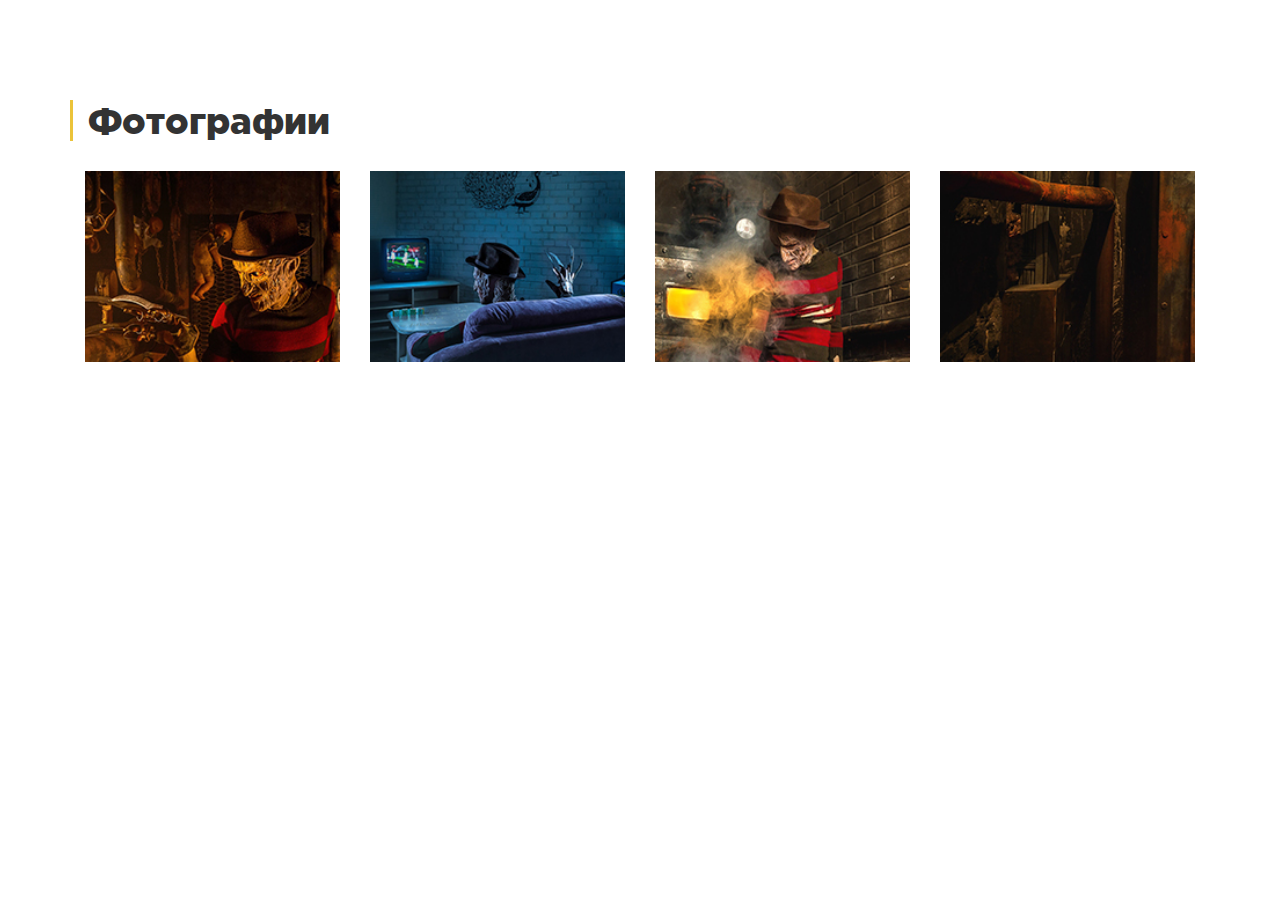
<file: html/gallery.html>
<!DOCTYPE html>
<html lang="ru">
<head>
    <meta charset="UTF-8">
    <meta name="viewport" content="width=device-width, initial-scale=1.0">
    <script src="https://ajax.googleapis.com/ajax/libs/jquery/1.12.4/jquery.min.js"></script>
    <link rel="stylesheet" href="https://maxcdn.bootstrapcdn.com/bootstrap/3.3.6/css/bootstrap.min.css" integrity="sha384-1q8mTJOASx8j1Au+a5WDVnPi2lkFfwwEAa8hDDdjZlpLegxhjVME1fgjWPGmkzs7" crossorigin="anonymous">
    <script src="https://maxcdn.bootstrapcdn.com/bootstrap/3.3.6/js/bootstrap.min.js"
            integrity="sha384-0mSbJDEHialfmuBBQP6A4Qrprq5OVfW37PRR3j5ELqxss1yVqOtnepnHVP9aJ7xS" crossorigin="anonymous"></script>
    <script type="text/javascript" src="../libs/fancybox/lib/jquery.mousewheel-3.0.6.pack.js"></script>
    <link rel="stylesheet" href="../libs/fancybox/source/jquery.fancybox.css?v=2.1.5" type="text/css" media="screen" />
    <script type="text/javascript" src="../libs/fancybox/source/jquery.fancybox.pack.js?v=2.1.5"></script>
    <link rel="stylesheet" href="../css/fonts.css">
    <link rel="stylesheet" href="../css/all.css">
    <script src="../js/js.js"></script>
    <title>KQ Квест-комната</title>
</head>
<body>
    <section class="gallery">
        <div class="container">
            <div class="col-md-12 photos_title">
                <p>
                    Фотографии
                </p>
            </div>
            <div class="rowPhotos">
                <div class="col-md-3 col-lg-3 col-sm-3">
                    <a class="fancybox" rel="group" href="../img/gallery/big_img_1.jpg"><img src="../img/gallery/small_img_1.jpg" alt="" class="img-responsive" /></a>
                </div>
                <div class="col-md-3 col-lg-3 col-sm-3">
                    <a class="fancybox" rel="group" href="../img/gallery/big_img_2.jpg"><img src="../img/gallery/small_img_2.jpg" alt="" class="img-responsive"/></a>
                </div>
                <div class="col-md-3 col-lg-3 col-sm-3">
                    <a class="fancybox" rel="group" href="../img/gallery/big_img_3.jpg"><img src="../img/gallery/small_img_3.jpg" alt="" class="img-responsive" /></a>
                </div>
                <div class="col-md-3 col-lg-3 col-sm-3">
                    <a class="fancybox" rel="group" href="../img/gallery/big_img_4.jpg"><img src="../img/gallery/small_img_4.jpg" alt="" class="img-responsive"/></a>
                </div>
            </div>

        </div>
    </section>
</body>
</html>
</file>
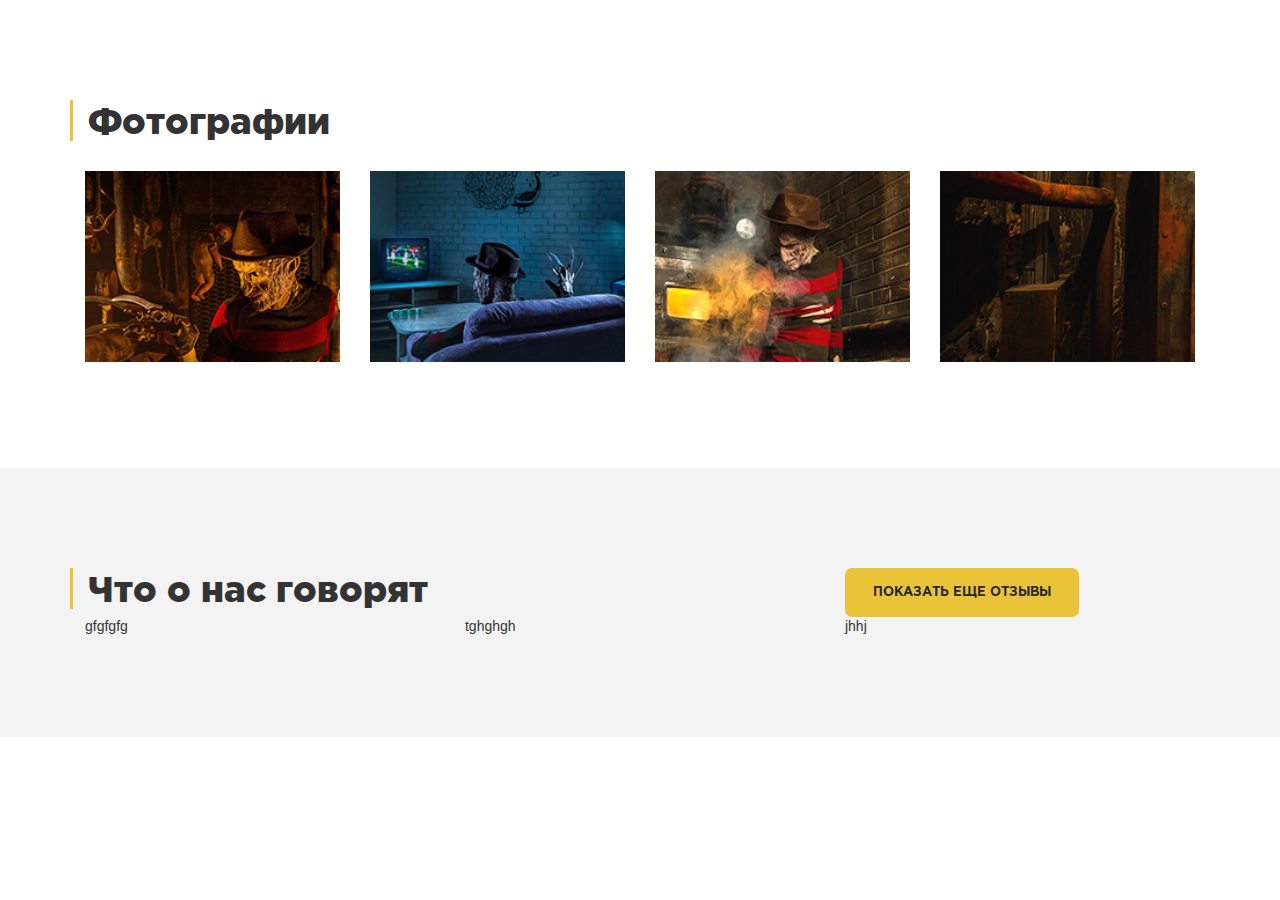
<file: html/laboratory.html>
<!-- Page  Horror Laboratory ("Главная и лаборатория(эта одна и та же страница Лаборатория, только отличается картинка в хедере")) -->

<!DOCTYPE html>
<html lang="ru">
<head>
    <meta charset="UTF-8">
    <meta name="viewport" content="width=device-width, initial-scale=1.0">
    <script src="https://ajax.googleapis.com/ajax/libs/jquery/1.12.4/jquery.min.js"></script>
    <script src="https://maxcdn.bootstrapcdn.com/bootstrap/3.3.6/js/bootstrap.min.js"
            integrity="sha384-0mSbJDEHialfmuBBQP6A4Qrprq5OVfW37PRR3j5ELqxss1yVqOtnepnHVP9aJ7xS" crossorigin="anonymous"></script>
    <script type="text/javascript" src="../libs/fancybox/lib/jquery.mousewheel-3.0.6.pack.js"></script>
    <link rel="stylesheet" href="../libs/fancybox/source/jquery.fancybox.css?v=2.1.5" type="text/css" media="screen" />
    <script type="text/javascript" src="../libs/fancybox/source/jquery.fancybox.pack.js?v=2.1.5"></script>
    <link rel="stylesheet" href="../css/fonts.css">
    <link rel="stylesheet" href="../css/all.css">
    <script src="../js/js.js"></script>

    <title>KQ Квест-комната</title>
</head>
<body>
    <section class="gallery">
        <div class="container">
            <div class="col-md-12 photos_title">
                <p>
                    Фотографии
                </p>
            </div>
            <div class="rowPhotos">
                <div class="col-md-3 col-lg-3 col-sm-3 col-xs-6">
                    <a class="fancybox" rel="group" href="../img/gallery/big_img_1.jpg"><img src="../img/gallery/small_img_1.jpg" alt="" class="img-responsive" /></a>
                </div>
                <div class="col-md-3 col-lg-3 col-sm-3 col-xs-6">
                    <a class="fancybox" rel="group" href="../img/gallery/big_img_2.jpg"><img src="../img/gallery/small_img_2.jpg" alt="" class="img-responsive"/></a>
                </div>
                <div class="col-md-3 col-lg-3 col-sm-3 col-xs-6">
                    <a class="fancybox" rel="group" href="../img/gallery/big_img_3.jpg"><img src="../img/gallery/small_img_3.jpg" alt="" class="img-responsive" /></a>
                </div>
                <div class="col-md-3 col-lg-3 col-sm-3 col-xs-6">
                    <a class="fancybox" rel="group" href="../img/gallery/big_img_4.jpg"><img src="../img/gallery/small_img_4.jpg" alt="" class="img-responsive"/></a>
                </div>
            </div>
        </div>
    </section>
    <section class="people_say">
        <div class="container">
            <div class="col-md-8 people_title">
                <p>
                   Что о нас говорят
                </p>
            </div>
            <div class="col-md-4">
                <button class="more"> Показать еще отзывы</button>
            </div>
            <div class="rowComments">
                <div class="col-md-4 col-lg-4 col-sm-4 col-xs-6">
                    gfgfgfg
               </div>
                <div class="col-md-4 col-lg-4 col-sm-4 col-xs-6">
                    tghghgh
                </div>
                <div class="col-md-4 col-lg-4 col-sm-4 col-xs-6">
                    jhhj
                 </div>
            </div>

        </div>
    </section>
</body>
</html>
</file>
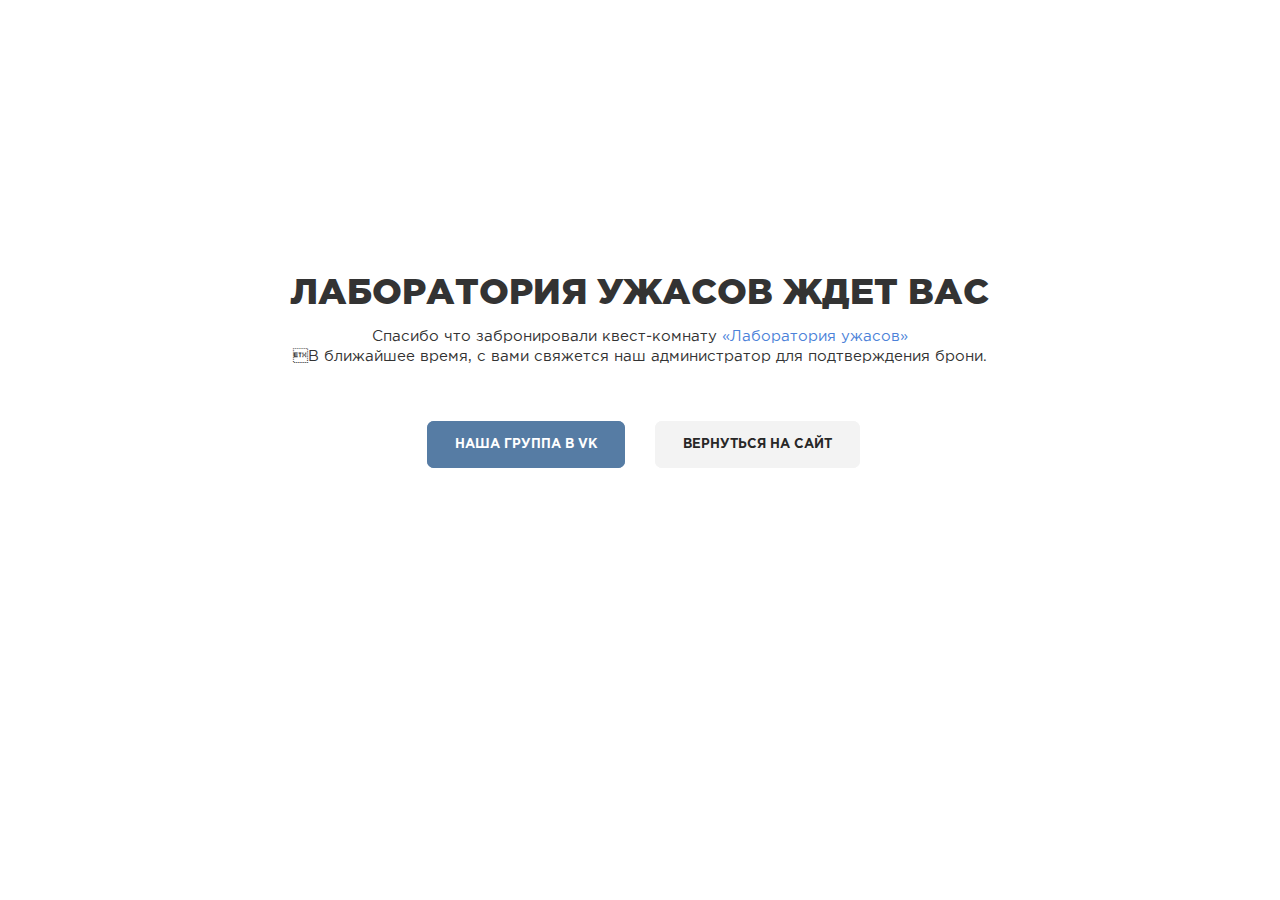
<file: html/thanks.html>
<!-- Page Thanks for Order ("Забронирована") -->

<!doctype html>
<html lang="ru">
<head>
    <meta charset="UTF-8">
    <meta name="viewport" content="width=device-width, initial-scale=1.0">
    <script src="https://ajax.googleapis.com/ajax/libs/jquery/2.2.4/jquery.min.js"></script>

    <script src="https://maxcdn.bootstrapcdn.com/bootstrap/3.3.6/js/bootstrap.min.js"
            integrity="sha384-0mSbJDEHialfmuBBQP6A4Qrprq5OVfW37PRR3j5ELqxss1yVqOtnepnHVP9aJ7xS" crossorigin="anonymous"></script>
    <link rel="stylesheet" href="../css/fonts.css">
    <link rel="stylesheet" href="../css/all.css">
    <title>KQ Квест-комната</title>
</head>
<body>
    <section class="thanks">
        <div class="container">
            <div class="rowThanks text-center">
                <h1>
                    Лаборатория ужасов ждет вас
                </h1>
                <p>
                    Спасибо что забронировали квест-комнату <a href="contacts.html">«Лаборатория ужасов»</a>
                    <br>В ближайшее время, с вами свяжется наш администратор для подтверждения брони.
                </p>
            </div>
            <div class="rowButtons">
                <div class="col-md-6 col-sm-6 col-xs-12 text-right left_button">
                    <a href="https://vk.com/" class="group_VK">
                        Наша группа в VK
                    </a>
                </div>
                <div class="col-md-6 col-sm-6 col-xs-12 text-left right_button">
                    <a href="form_modal.html" class="return">
                        Вернуться на сайт
                    </a>
                </div>



            </div>
        </div>
    </section>
</body>
</html>
</file>
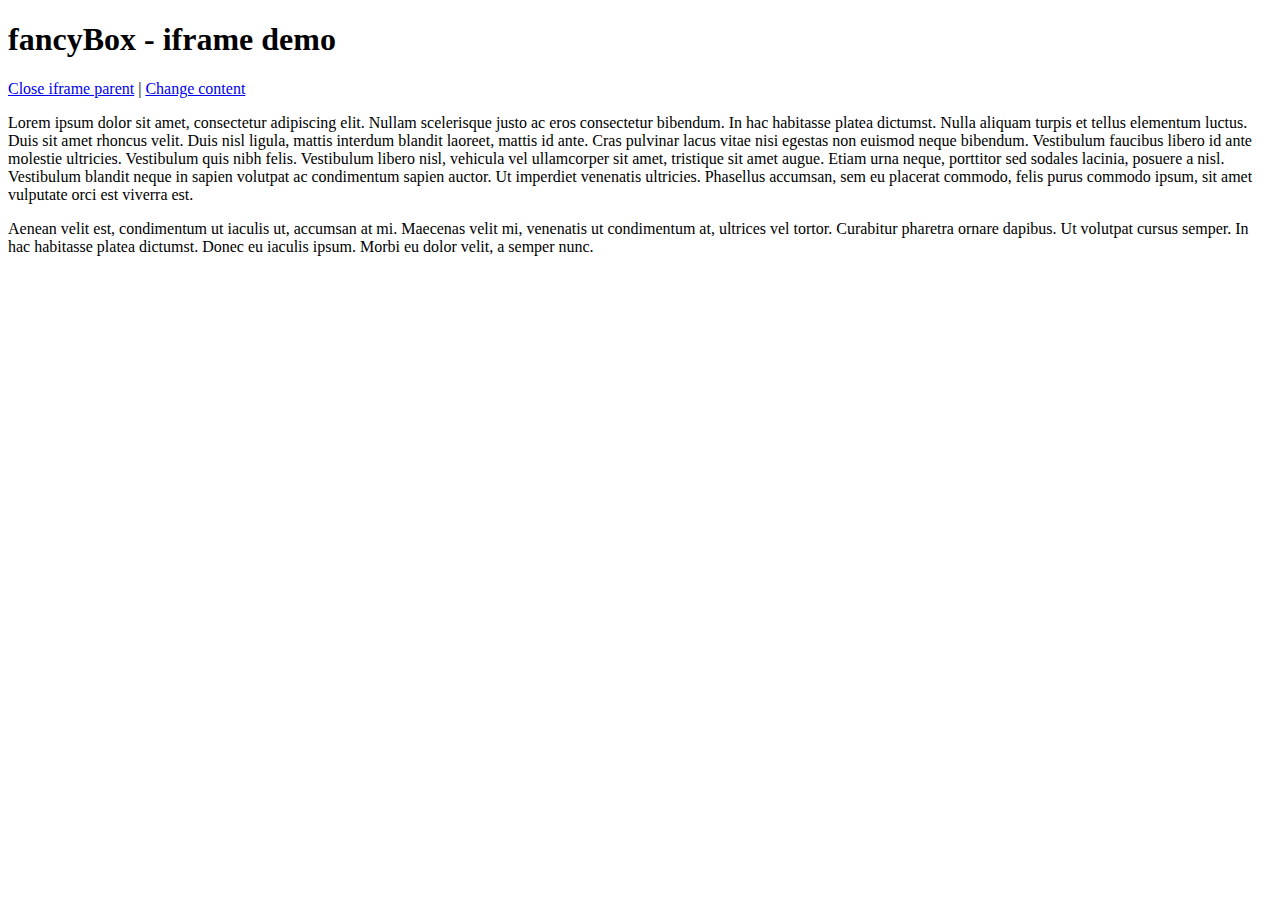
<file: libs/fancybox/demo/iframe.html>
<!DOCTYPE html>
<html>
<head>
	<title>fancyBox - iframe demo</title>
	<meta http-equiv="Content-Type" content="text/html; charset=UTF-8" />
</head>
<body>
	<h1>fancyBox - iframe demo</h1>

	<p>
		<a href="javascript:parent.jQuery.fancybox.close();">Close iframe parent</a>

		|

		<a href="javascript:parent.jQuery.fancybox.open({href : '1_b.jpg', title : 'My title'});">Change content</a>
	</p>

	<p>
		Lorem ipsum dolor sit amet, consectetur adipiscing elit. Nullam scelerisque justo ac eros consectetur bibendum. In hac habitasse platea dictumst. Nulla aliquam turpis et tellus elementum luctus. Duis sit amet rhoncus velit. Duis nisl ligula, mattis interdum blandit laoreet, mattis id ante. Cras pulvinar lacus vitae nisi egestas non euismod neque bibendum. Vestibulum faucibus libero id ante molestie ultricies. Vestibulum quis nibh felis. Vestibulum libero nisl, vehicula vel ullamcorper sit amet, tristique sit amet augue. Etiam urna neque, porttitor sed sodales lacinia, posuere a nisl. Vestibulum blandit neque in sapien volutpat ac condimentum sapien auctor. Ut imperdiet venenatis ultricies. Phasellus accumsan, sem eu placerat commodo, felis purus commodo ipsum, sit amet vulputate orci est viverra est.
	</p>

	<p>
		Aenean velit est, condimentum ut iaculis ut, accumsan at mi. Maecenas velit mi, venenatis ut condimentum at, ultrices vel tortor. Curabitur pharetra ornare dapibus. Ut volutpat cursus semper. In hac habitasse platea dictumst. Donec eu iaculis ipsum. Morbi eu dolor velit, a semper nunc.
	</p>
</body>
</html>
</file>
<file: css/fonts.css>
﻿/* font-family: "GothamProRegular"; */
@font-face {
    font-family: "GothamProRegular";
    src: url("../fonts/GothamProRegular/GothamProRegular.eot");
    src: url("../fonts/GothamProRegular/GothamProRegular.eot?#iefix")format("embedded-opentype"),
    url("../fonts/GothamProRegular/GothamProRegular.woff") format("woff"),
    url("../fonts/GothamProRegular/GothamProRegular.ttf") format("truetype");
    font-style: normal;
    font-weight: normal;
}
/* font-family: "GothamProBold"; */
@font-face {
    font-family: "GothamProBold";
    src: url("../fonts/GothamProBold/GothamProBold.eot");
    src: url("../fonts/GothamProBold/GothamProBold.eot?#iefix")format("embedded-opentype"),
    url("../fonts/GothamProBold/GothamProBold.woff") format("woff"),
    url("../fonts/GothamProBold/GothamProBold.ttf") format("truetype");
    font-style: normal;
    font-weight: normal;
}
/* font-family: "GothamProBlack"; */
@font-face {
    font-family: "GothamProBlack";
    src: url("../fonts/GothamProBlack/GothamProBlack.eot");
    src: url("../fonts/GothamProBlack/GothamProBlack.eot?#iefix")format("embedded-opentype"),
    url("../fonts/GothamProBlack/GothamProBlack.woff") format("woff"),
    url("../fonts/GothamProBlack/GothamProBlack.ttf") format("truetype");
    font-style: normal;
    font-weight: normal;
}
/* font-family: "GothamProItalic"; */
@font-face {
    font-family: "GothamProItalic";
    src: url("../fonts/GothamProItalic/GothamProItalic.eot");
    src: url("../fonts/GothamProItalic/GothamProItalic.eot?#iefix")format("embedded-opentype"),
    url("../fonts/GothamProItalic/GothamProItalic.woff") format("woff"),
    url("../fonts/GothamProItalic/GothamProItalic.ttf") format("truetype");
    font-style: normal;
    font-weight: normal;
}
/* font-family: "GothamProMedium"; */
@font-face {
    font-family: "GothamProMedium";
    src: url("../fonts/GothamProMedium/GothamProMedium.eot");
    src: url("../fonts/GothamProMedium/GothamProMedium.eot?#iefix")format("embedded-opentype"),
    url("../fonts/GothamProMedium/GothamProMedium.woff") format("woff"),
    url("../fonts/GothamProMedium/GothamProMedium.ttf") format("truetype");
    font-style: normal;
    font-weight: normal;
}
/* font-family: "GothamProLight"; */
@font-face {
    font-family: "GothamProLight";
    src: url("../fonts/GothamProLight/GothamProLight.eot");
    src: url("../fonts/GothamProLight/GothamProLight.eot?#iefix")format("embedded-opentype"),
    url("../fonts/GothamProLight/GothamProLight.woff") format("woff"),
    url("../fonts/GothamProLight/GothamProLight.ttf") format("truetype");
    font-style: normal;
    font-weight: normal;
}
/* font-family: "GothamProMediumItalic"; */
@font-face {
    font-family: "GothamProMediumItalic";
    src: url("../fonts/GothamProMediumItalic/GothamProMediumItalic.eot");
    src: url("../fonts/GothamProMediumItalic/GothamProMediumItalic.eot?#iefix")format("embedded-opentype"),
    url("../fonts/GothamProMediumItalic/GothamProMediumItalic.woff") format("woff"),
    url("../fonts/GothamProMediumItalic/GothamProMediumItalic.ttf") format("truetype");
    font-style: normal;
    font-weight: normal;
}
/* font-family: "GothamProLightItalic"; */
@font-face {
    font-family: "GothamProLightItalic";
    src: url("../fonts/GothamProLightItalic/GothamProLightItalic.eot");
    src: url("../fonts/GothamProLightItalic/GothamProLightItalic.eot?#iefix")format("embedded-opentype"),
    url("../fonts/GothamProLightItalic/GothamProLightItalic.woff") format("woff"),
    url("../fonts/GothamProLightItalic/GothamProLightItalic.ttf") format("truetype");
    font-style: normal;
    font-weight: normal;
}
/* font-family: "GothamProBoldItalic"; */
@font-face {
    font-family: "GothamProBoldItalic";
    src: url("../fonts/GothamProBoldItalic/GothamProBoldItalic.eot");
    src: url("../fonts/GothamProBoldItalic/GothamProBoldItalic.eot?#iefix")format("embedded-opentype"),
    url("../fonts/GothamProBoldItalic/GothamProBoldItalic.woff") format("woff"),
    url("../fonts/GothamProBoldItalic/GothamProBoldItalic.ttf") format("truetype");
    font-style: normal;
    font-weight: normal;
}
/* font-family: "GothamProBlackItalic"; */
@font-face {
    font-family: "GothamProBlackItalic";
    src: url("../fonts/GothamProBlackItalic/GothamProBlackItalic.eot");
    src: url("../fonts/GothamProBlackItalic/GothamProBlackItalic.eot?#iefix")format("embedded-opentype"),
    url("../fonts/GothamProBlackItalic/GothamProBlackItalic.woff") format("woff"),
    url("../fonts/GothamProBlackItalic/GothamProBlackItalic.ttf") format("truetype");
    font-style: normal;
    font-weight: normal;
}
</file>
<file: css/all.css>
@charset "UTF-8";
/*five parametrs (background-color, border-color,
 text-color, border-radius, text-transform) */
/*(border width, border-color, font-size, font, color */
/*!
 * Bootstrap v3.3.6 (http://getbootstrap.com)
 * Copyright 2011-2015 Twitter, Inc.
 * Licensed under MIT (https://github.com/twbs/bootstrap/blob/master/LICENSE)
 */
/*! normalize.css v3.0.3 | MIT License | github.com/necolas/normalize.css */
html {
  font-family: sans-serif;
  -ms-text-size-adjust: 100%;
  -webkit-text-size-adjust: 100%; }

body {
  margin: 0; }

article,
aside,
details,
figcaption,
figure,
footer,
header,
hgroup,
main,
menu,
nav,
section,
summary {
  display: block; }

audio,
canvas,
progress,
video {
  display: inline-block;
  vertical-align: baseline; }

audio:not([controls]) {
  display: none;
  height: 0; }

[hidden],
template {
  display: none; }

a {
  background-color: transparent; }

a:active,
a:hover {
  outline: 0; }

abbr[title] {
  border-bottom: 1px dotted; }

b,
strong {
  font-weight: bold; }

dfn {
  font-style: italic; }

h1 {
  font-size: 2em;
  margin: 0.67em 0; }

mark {
  background: #ff0;
  color: #000; }

small {
  font-size: 80%; }

sub,
sup {
  font-size: 75%;
  line-height: 0;
  position: relative;
  vertical-align: baseline; }

sup {
  top: -0.5em; }

sub {
  bottom: -0.25em; }

img {
  border: 0; }

svg:not(:root) {
  overflow: hidden; }

figure {
  margin: 1em 40px; }

hr {
  box-sizing: content-box;
  height: 0; }

pre {
  overflow: auto; }

code,
kbd,
pre,
samp {
  font-family: monospace, monospace;
  font-size: 1em; }

button,
input,
optgroup,
select,
textarea {
  color: inherit;
  font: inherit;
  margin: 0; }

button {
  overflow: visible; }

button,
select {
  text-transform: none; }

button,
html input[type="button"],
input[type="reset"],
input[type="submit"] {
  -webkit-appearance: button;
  cursor: pointer; }

button[disabled],
html input[disabled] {
  cursor: default; }

button::-moz-focus-inner,
input::-moz-focus-inner {
  border: 0;
  padding: 0; }

input {
  line-height: normal; }

input[type="checkbox"],
input[type="radio"] {
  box-sizing: border-box;
  padding: 0; }

input[type="number"]::-webkit-inner-spin-button,
input[type="number"]::-webkit-outer-spin-button {
  height: auto; }

input[type="search"] {
  -webkit-appearance: textfield;
  box-sizing: content-box; }

input[type="search"]::-webkit-search-cancel-button,
input[type="search"]::-webkit-search-decoration {
  -webkit-appearance: none; }

fieldset {
  border: 1px solid #c0c0c0;
  margin: 0 2px;
  padding: 0.35em 0.625em 0.75em; }

legend {
  border: 0;
  padding: 0; }

textarea {
  overflow: auto; }

optgroup {
  font-weight: bold; }

table {
  border-collapse: collapse;
  border-spacing: 0; }

td,
th {
  padding: 0; }

/*! Source: https://github.com/h5bp/html5-boilerplate/blob/master/src/css/main.css */
@media print {
  *,
  *:before,
  *:after {
    background: transparent !important;
    color: #000 !important;
    box-shadow: none !important;
    text-shadow: none !important; }

  a,
  a:visited {
    text-decoration: underline; }

  a[href]:after {
    content: " (" attr(href) ")"; }

  abbr[title]:after {
    content: " (" attr(title) ")"; }

  a[href^="#"]:after,
  a[href^="javascript:"]:after {
    content: ""; }

  pre,
  blockquote {
    border: 1px solid #999;
    page-break-inside: avoid; }

  thead {
    display: table-header-group; }

  tr,
  img {
    page-break-inside: avoid; }

  img {
    max-width: 100% !important; }

  p, .popUp .content_modal .confidentiality p a,
  h2,
  h3 {
    orphans: 3;
    widows: 3; }

  h2,
  h3 {
    page-break-after: avoid; }

  .navbar {
    display: none; }

  .btn > .caret,
  .dropup > .btn > .caret {
    border-top-color: #000 !important; }

  .label {
    border: 1px solid #000; }

  .table {
    border-collapse: collapse !important; }
    .table td,
    .table th {
      background-color: #fff !important; }

  .table-bordered th,
  .table-bordered td {
    border: 1px solid #ddd !important; } }
@font-face {
  font-family: 'Glyphicons Halflings';
  src: url("../fonts/bootstrap/glyphicons-halflings-regular.eot");
  src: url("../fonts/bootstrap/glyphicons-halflings-regular.eot?#iefix") format("embedded-opentype"), url("../fonts/bootstrap/glyphicons-halflings-regular.woff2") format("woff2"), url("../fonts/bootstrap/glyphicons-halflings-regular.woff") format("woff"), url("../fonts/bootstrap/glyphicons-halflings-regular.ttf") format("truetype"), url("../fonts/bootstrap/glyphicons-halflings-regular.svg#glyphicons_halflingsregular") format("svg"); }
.glyphicon {
  position: relative;
  top: 1px;
  display: inline-block;
  font-family: 'Glyphicons Halflings';
  font-style: normal;
  font-weight: normal;
  line-height: 1;
  -webkit-font-smoothing: antialiased;
  -moz-osx-font-smoothing: grayscale; }

.glyphicon-asterisk:before {
  content: "\002a"; }

.glyphicon-plus:before {
  content: "\002b"; }

.glyphicon-euro:before,
.glyphicon-eur:before {
  content: "\20ac"; }

.glyphicon-minus:before {
  content: "\2212"; }

.glyphicon-cloud:before {
  content: "\2601"; }

.glyphicon-envelope:before {
  content: "\2709"; }

.glyphicon-pencil:before {
  content: "\270f"; }

.glyphicon-glass:before {
  content: "\e001"; }

.glyphicon-music:before {
  content: "\e002"; }

.glyphicon-search:before {
  content: "\e003"; }

.glyphicon-heart:before {
  content: "\e005"; }

.glyphicon-star:before {
  content: "\e006"; }

.glyphicon-star-empty:before {
  content: "\e007"; }

.glyphicon-user:before {
  content: "\e008"; }

.glyphicon-film:before {
  content: "\e009"; }

.glyphicon-th-large:before {
  content: "\e010"; }

.glyphicon-th:before {
  content: "\e011"; }

.glyphicon-th-list:before {
  content: "\e012"; }

.glyphicon-ok:before {
  content: "\e013"; }

.glyphicon-remove:before {
  content: "\e014"; }

.glyphicon-zoom-in:before {
  content: "\e015"; }

.glyphicon-zoom-out:before {
  content: "\e016"; }

.glyphicon-off:before {
  content: "\e017"; }

.glyphicon-signal:before {
  content: "\e018"; }

.glyphicon-cog:before {
  content: "\e019"; }

.glyphicon-trash:before {
  content: "\e020"; }

.glyphicon-home:before {
  content: "\e021"; }

.glyphicon-file:before {
  content: "\e022"; }

.glyphicon-time:before {
  content: "\e023"; }

.glyphicon-road:before {
  content: "\e024"; }

.glyphicon-download-alt:before {
  content: "\e025"; }

.glyphicon-download:before {
  content: "\e026"; }

.glyphicon-upload:before {
  content: "\e027"; }

.glyphicon-inbox:before {
  content: "\e028"; }

.glyphicon-play-circle:before {
  content: "\e029"; }

.glyphicon-repeat:before {
  content: "\e030"; }

.glyphicon-refresh:before {
  content: "\e031"; }

.glyphicon-list-alt:before {
  content: "\e032"; }

.glyphicon-lock:before {
  content: "\e033"; }

.glyphicon-flag:before {
  content: "\e034"; }

.glyphicon-headphones:before {
  content: "\e035"; }

.glyphicon-volume-off:before {
  content: "\e036"; }

.glyphicon-volume-down:before {
  content: "\e037"; }

.glyphicon-volume-up:before {
  content: "\e038"; }

.glyphicon-qrcode:before {
  content: "\e039"; }

.glyphicon-barcode:before {
  content: "\e040"; }

.glyphicon-tag:before {
  content: "\e041"; }

.glyphicon-tags:before {
  content: "\e042"; }

.glyphicon-book:before {
  content: "\e043"; }

.glyphicon-bookmark:before {
  content: "\e044"; }

.glyphicon-print:before {
  content: "\e045"; }

.glyphicon-camera:before {
  content: "\e046"; }

.glyphicon-font:before {
  content: "\e047"; }

.glyphicon-bold:before {
  content: "\e048"; }

.glyphicon-italic:before {
  content: "\e049"; }

.glyphicon-text-height:before {
  content: "\e050"; }

.glyphicon-text-width:before {
  content: "\e051"; }

.glyphicon-align-left:before {
  content: "\e052"; }

.glyphicon-align-center:before {
  content: "\e053"; }

.glyphicon-align-right:before {
  content: "\e054"; }

.glyphicon-align-justify:before {
  content: "\e055"; }

.glyphicon-list:before {
  content: "\e056"; }

.glyphicon-indent-left:before {
  content: "\e057"; }

.glyphicon-indent-right:before {
  content: "\e058"; }

.glyphicon-facetime-video:before {
  content: "\e059"; }

.glyphicon-picture:before {
  content: "\e060"; }

.glyphicon-map-marker:before {
  content: "\e062"; }

.glyphicon-adjust:before {
  content: "\e063"; }

.glyphicon-tint:before {
  content: "\e064"; }

.glyphicon-edit:before {
  content: "\e065"; }

.glyphicon-share:before {
  content: "\e066"; }

.glyphicon-check:before {
  content: "\e067"; }

.glyphicon-move:before {
  content: "\e068"; }

.glyphicon-step-backward:before {
  content: "\e069"; }

.glyphicon-fast-backward:before {
  content: "\e070"; }

.glyphicon-backward:before {
  content: "\e071"; }

.glyphicon-play:before {
  content: "\e072"; }

.glyphicon-pause:before {
  content: "\e073"; }

.glyphicon-stop:before {
  content: "\e074"; }

.glyphicon-forward:before {
  content: "\e075"; }

.glyphicon-fast-forward:before {
  content: "\e076"; }

.glyphicon-step-forward:before {
  content: "\e077"; }

.glyphicon-eject:before {
  content: "\e078"; }

.glyphicon-chevron-left:before {
  content: "\e079"; }

.glyphicon-chevron-right:before {
  content: "\e080"; }

.glyphicon-plus-sign:before {
  content: "\e081"; }

.glyphicon-minus-sign:before {
  content: "\e082"; }

.glyphicon-remove-sign:before {
  content: "\e083"; }

.glyphicon-ok-sign:before {
  content: "\e084"; }

.glyphicon-question-sign:before {
  content: "\e085"; }

.glyphicon-info-sign:before {
  content: "\e086"; }

.glyphicon-screenshot:before {
  content: "\e087"; }

.glyphicon-remove-circle:before {
  content: "\e088"; }

.glyphicon-ok-circle:before {
  content: "\e089"; }

.glyphicon-ban-circle:before {
  content: "\e090"; }

.glyphicon-arrow-left:before {
  content: "\e091"; }

.glyphicon-arrow-right:before {
  content: "\e092"; }

.glyphicon-arrow-up:before {
  content: "\e093"; }

.glyphicon-arrow-down:before {
  content: "\e094"; }

.glyphicon-share-alt:before {
  content: "\e095"; }

.glyphicon-resize-full:before {
  content: "\e096"; }

.glyphicon-resize-small:before {
  content: "\e097"; }

.glyphicon-exclamation-sign:before {
  content: "\e101"; }

.glyphicon-gift:before {
  content: "\e102"; }

.glyphicon-leaf:before {
  content: "\e103"; }

.glyphicon-fire:before {
  content: "\e104"; }

.glyphicon-eye-open:before {
  content: "\e105"; }

.glyphicon-eye-close:before {
  content: "\e106"; }

.glyphicon-warning-sign:before {
  content: "\e107"; }

.glyphicon-plane:before {
  content: "\e108"; }

.glyphicon-calendar:before {
  content: "\e109"; }

.glyphicon-random:before {
  content: "\e110"; }

.glyphicon-comment:before {
  content: "\e111"; }

.glyphicon-magnet:before {
  content: "\e112"; }

.glyphicon-chevron-up:before {
  content: "\e113"; }

.glyphicon-chevron-down:before {
  content: "\e114"; }

.glyphicon-retweet:before {
  content: "\e115"; }

.glyphicon-shopping-cart:before {
  content: "\e116"; }

.glyphicon-folder-close:before {
  content: "\e117"; }

.glyphicon-folder-open:before {
  content: "\e118"; }

.glyphicon-resize-vertical:before {
  content: "\e119"; }

.glyphicon-resize-horizontal:before {
  content: "\e120"; }

.glyphicon-hdd:before {
  content: "\e121"; }

.glyphicon-bullhorn:before {
  content: "\e122"; }

.glyphicon-bell:before {
  content: "\e123"; }

.glyphicon-certificate:before {
  content: "\e124"; }

.glyphicon-thumbs-up:before {
  content: "\e125"; }

.glyphicon-thumbs-down:before {
  content: "\e126"; }

.glyphicon-hand-right:before {
  content: "\e127"; }

.glyphicon-hand-left:before {
  content: "\e128"; }

.glyphicon-hand-up:before {
  content: "\e129"; }

.glyphicon-hand-down:before {
  content: "\e130"; }

.glyphicon-circle-arrow-right:before {
  content: "\e131"; }

.glyphicon-circle-arrow-left:before {
  content: "\e132"; }

.glyphicon-circle-arrow-up:before {
  content: "\e133"; }

.glyphicon-circle-arrow-down:before {
  content: "\e134"; }

.glyphicon-globe:before {
  content: "\e135"; }

.glyphicon-wrench:before {
  content: "\e136"; }

.glyphicon-tasks:before {
  content: "\e137"; }

.glyphicon-filter:before {
  content: "\e138"; }

.glyphicon-briefcase:before {
  content: "\e139"; }

.glyphicon-fullscreen:before {
  content: "\e140"; }

.glyphicon-dashboard:before {
  content: "\e141"; }

.glyphicon-paperclip:before {
  content: "\e142"; }

.glyphicon-heart-empty:before {
  content: "\e143"; }

.glyphicon-link:before {
  content: "\e144"; }

.glyphicon-phone:before {
  content: "\e145"; }

.glyphicon-pushpin:before {
  content: "\e146"; }

.glyphicon-usd:before {
  content: "\e148"; }

.glyphicon-gbp:before {
  content: "\e149"; }

.glyphicon-sort:before {
  content: "\e150"; }

.glyphicon-sort-by-alphabet:before {
  content: "\e151"; }

.glyphicon-sort-by-alphabet-alt:before {
  content: "\e152"; }

.glyphicon-sort-by-order:before {
  content: "\e153"; }

.glyphicon-sort-by-order-alt:before {
  content: "\e154"; }

.glyphicon-sort-by-attributes:before {
  content: "\e155"; }

.glyphicon-sort-by-attributes-alt:before {
  content: "\e156"; }

.glyphicon-unchecked:before {
  content: "\e157"; }

.glyphicon-expand:before {
  content: "\e158"; }

.glyphicon-collapse-down:before {
  content: "\e159"; }

.glyphicon-collapse-up:before {
  content: "\e160"; }

.glyphicon-log-in:before {
  content: "\e161"; }

.glyphicon-flash:before {
  content: "\e162"; }

.glyphicon-log-out:before {
  content: "\e163"; }

.glyphicon-new-window:before {
  content: "\e164"; }

.glyphicon-record:before {
  content: "\e165"; }

.glyphicon-save:before {
  content: "\e166"; }

.glyphicon-open:before {
  content: "\e167"; }

.glyphicon-saved:before {
  content: "\e168"; }

.glyphicon-import:before {
  content: "\e169"; }

.glyphicon-export:before {
  content: "\e170"; }

.glyphicon-send:before {
  content: "\e171"; }

.glyphicon-floppy-disk:before {
  content: "\e172"; }

.glyphicon-floppy-saved:before {
  content: "\e173"; }

.glyphicon-floppy-remove:before {
  content: "\e174"; }

.glyphicon-floppy-save:before {
  content: "\e175"; }

.glyphicon-floppy-open:before {
  content: "\e176"; }

.glyphicon-credit-card:before {
  content: "\e177"; }

.glyphicon-transfer:before {
  content: "\e178"; }

.glyphicon-cutlery:before {
  content: "\e179"; }

.glyphicon-header:before {
  content: "\e180"; }

.glyphicon-compressed:before {
  content: "\e181"; }

.glyphicon-earphone:before {
  content: "\e182"; }

.glyphicon-phone-alt:before {
  content: "\e183"; }

.glyphicon-tower:before {
  content: "\e184"; }

.glyphicon-stats:before {
  content: "\e185"; }

.glyphicon-sd-video:before {
  content: "\e186"; }

.glyphicon-hd-video:before {
  content: "\e187"; }

.glyphicon-subtitles:before {
  content: "\e188"; }

.glyphicon-sound-stereo:before {
  content: "\e189"; }

.glyphicon-sound-dolby:before {
  content: "\e190"; }

.glyphicon-sound-5-1:before {
  content: "\e191"; }

.glyphicon-sound-6-1:before {
  content: "\e192"; }

.glyphicon-sound-7-1:before {
  content: "\e193"; }

.glyphicon-copyright-mark:before {
  content: "\e194"; }

.glyphicon-registration-mark:before {
  content: "\e195"; }

.glyphicon-cloud-download:before {
  content: "\e197"; }

.glyphicon-cloud-upload:before {
  content: "\e198"; }

.glyphicon-tree-conifer:before {
  content: "\e199"; }

.glyphicon-tree-deciduous:before {
  content: "\e200"; }

.glyphicon-cd:before {
  content: "\e201"; }

.glyphicon-save-file:before {
  content: "\e202"; }

.glyphicon-open-file:before {
  content: "\e203"; }

.glyphicon-level-up:before {
  content: "\e204"; }

.glyphicon-copy:before {
  content: "\e205"; }

.glyphicon-paste:before {
  content: "\e206"; }

.glyphicon-alert:before {
  content: "\e209"; }

.glyphicon-equalizer:before {
  content: "\e210"; }

.glyphicon-king:before {
  content: "\e211"; }

.glyphicon-queen:before {
  content: "\e212"; }

.glyphicon-pawn:before {
  content: "\e213"; }

.glyphicon-bishop:before {
  content: "\e214"; }

.glyphicon-knight:before {
  content: "\e215"; }

.glyphicon-baby-formula:before {
  content: "\e216"; }

.glyphicon-tent:before {
  content: "\26fa"; }

.glyphicon-blackboard:before {
  content: "\e218"; }

.glyphicon-bed:before {
  content: "\e219"; }

.glyphicon-apple:before {
  content: "\f8ff"; }

.glyphicon-erase:before {
  content: "\e221"; }

.glyphicon-hourglass:before {
  content: "\231b"; }

.glyphicon-lamp:before {
  content: "\e223"; }

.glyphicon-duplicate:before {
  content: "\e224"; }

.glyphicon-piggy-bank:before {
  content: "\e225"; }

.glyphicon-scissors:before {
  content: "\e226"; }

.glyphicon-bitcoin:before {
  content: "\e227"; }

.glyphicon-btc:before {
  content: "\e227"; }

.glyphicon-xbt:before {
  content: "\e227"; }

.glyphicon-yen:before {
  content: "\00a5"; }

.glyphicon-jpy:before {
  content: "\00a5"; }

.glyphicon-ruble:before {
  content: "\20bd"; }

.glyphicon-rub:before {
  content: "\20bd"; }

.glyphicon-scale:before {
  content: "\e230"; }

.glyphicon-ice-lolly:before {
  content: "\e231"; }

.glyphicon-ice-lolly-tasted:before {
  content: "\e232"; }

.glyphicon-education:before {
  content: "\e233"; }

.glyphicon-option-horizontal:before {
  content: "\e234"; }

.glyphicon-option-vertical:before {
  content: "\e235"; }

.glyphicon-menu-hamburger:before {
  content: "\e236"; }

.glyphicon-modal-window:before {
  content: "\e237"; }

.glyphicon-oil:before {
  content: "\e238"; }

.glyphicon-grain:before {
  content: "\e239"; }

.glyphicon-sunglasses:before {
  content: "\e240"; }

.glyphicon-text-size:before {
  content: "\e241"; }

.glyphicon-text-color:before {
  content: "\e242"; }

.glyphicon-text-background:before {
  content: "\e243"; }

.glyphicon-object-align-top:before {
  content: "\e244"; }

.glyphicon-object-align-bottom:before {
  content: "\e245"; }

.glyphicon-object-align-horizontal:before {
  content: "\e246"; }

.glyphicon-object-align-left:before {
  content: "\e247"; }

.glyphicon-object-align-vertical:before {
  content: "\e248"; }

.glyphicon-object-align-right:before {
  content: "\e249"; }

.glyphicon-triangle-right:before {
  content: "\e250"; }

.glyphicon-triangle-left:before {
  content: "\e251"; }

.glyphicon-triangle-bottom:before {
  content: "\e252"; }

.glyphicon-triangle-top:before {
  content: "\e253"; }

.glyphicon-console:before {
  content: "\e254"; }

.glyphicon-superscript:before {
  content: "\e255"; }

.glyphicon-subscript:before {
  content: "\e256"; }

.glyphicon-menu-left:before {
  content: "\e257"; }

.glyphicon-menu-right:before {
  content: "\e258"; }

.glyphicon-menu-down:before {
  content: "\e259"; }

.glyphicon-menu-up:before {
  content: "\e260"; }

* {
  box-sizing: border-box; }

*:before,
*:after {
  box-sizing: border-box; }

html {
  font-size: 10px;
  -webkit-tap-highlight-color: transparent; }

body {
  font-family: "Helvetica Neue", Helvetica, Arial, sans-serif;
  font-size: 14px;
  line-height: 1.42857;
  color: #333333;
  background-color: #fff; }

input,
button,
select,
textarea {
  font-family: inherit;
  font-size: inherit;
  line-height: inherit; }

a {
  color: #337ab7;
  text-decoration: none; }
  a:hover, a:focus {
    color: #23527c;
    text-decoration: underline; }
  a:focus {
    outline: thin dotted;
    outline: 5px auto -webkit-focus-ring-color;
    outline-offset: -2px; }

figure {
  margin: 0; }

img {
  vertical-align: middle; }

.img-responsive {
  display: block;
  max-width: 100%;
  height: auto; }

.img-rounded {
  border-radius: 6px; }

.img-thumbnail {
  padding: 4px;
  line-height: 1.42857;
  background-color: #fff;
  border: 1px solid #ddd;
  border-radius: 4px;
  -webkit-transition: all 0.2s ease-in-out;
  transition: all 0.2s ease-in-out;
  display: inline-block;
  max-width: 100%;
  height: auto; }

.img-circle {
  border-radius: 50%; }

hr {
  margin-top: 20px;
  margin-bottom: 20px;
  border: 0;
  border-top: 1px solid #eeeeee; }

.sr-only {
  position: absolute;
  width: 1px;
  height: 1px;
  margin: -1px;
  padding: 0;
  overflow: hidden;
  clip: rect(0, 0, 0, 0);
  border: 0; }

.sr-only-focusable:active, .sr-only-focusable:focus {
  position: static;
  width: auto;
  height: auto;
  margin: 0;
  overflow: visible;
  clip: auto; }

[role="button"] {
  cursor: pointer; }

h1, h2, h3, h4, h5, h6,
.h1, .h2, .h3, .h4, .h5, .h6 {
  font-family: inherit;
  font-weight: 500;
  line-height: 1.1;
  color: inherit; }
  h1 small,
  h1 .small, h2 small,
  h2 .small, h3 small,
  h3 .small, h4 small,
  h4 .small, h5 small,
  h5 .small, h6 small,
  h6 .small,
  .h1 small,
  .h1 .small, .h2 small,
  .h2 .small, .h3 small,
  .h3 .small, .h4 small,
  .h4 .small, .h5 small,
  .h5 .small, .h6 small,
  .h6 .small {
    font-weight: normal;
    line-height: 1;
    color: #777777; }

h1, .h1,
h2, .h2,
h3, .h3 {
  margin-top: 20px;
  margin-bottom: 10px; }
  h1 small,
  h1 .small, .h1 small,
  .h1 .small,
  h2 small,
  h2 .small, .h2 small,
  .h2 .small,
  h3 small,
  h3 .small, .h3 small,
  .h3 .small {
    font-size: 65%; }

h4, .h4,
h5, .h5,
h6, .h6 {
  margin-top: 10px;
  margin-bottom: 10px; }
  h4 small,
  h4 .small, .h4 small,
  .h4 .small,
  h5 small,
  h5 .small, .h5 small,
  .h5 .small,
  h6 small,
  h6 .small, .h6 small,
  .h6 .small {
    font-size: 75%; }

h1, .h1 {
  font-size: 36px; }

h2, .h2 {
  font-size: 30px; }

h3, .h3 {
  font-size: 24px; }

h4, .h4 {
  font-size: 18px; }

h5, .h5 {
  font-size: 14px; }

h6, .h6 {
  font-size: 12px; }

p, .popUp .content_modal .confidentiality p a {
  margin: 0 0 10px; }

.lead {
  margin-bottom: 20px;
  font-size: 16px;
  font-weight: 300;
  line-height: 1.4; }
  @media (min-width: 768px) {
    .lead {
      font-size: 21px; } }

small,
.small {
  font-size: 85%; }

mark,
.mark {
  background-color: #fcf8e3;
  padding: .2em; }

.text-left {
  text-align: left; }

.text-right {
  text-align: right; }

.text-center {
  text-align: center; }

.text-justify {
  text-align: justify; }

.text-nowrap {
  white-space: nowrap; }

.text-lowercase {
  text-transform: lowercase; }

.text-uppercase, .initialism {
  text-transform: uppercase; }

.text-capitalize {
  text-transform: capitalize; }

.text-muted {
  color: #777777; }

.text-primary {
  color: #337ab7; }

a.text-primary:hover,
a.text-primary:focus {
  color: #286090; }

.text-success {
  color: #3c763d; }

a.text-success:hover,
a.text-success:focus {
  color: #2b542c; }

.text-info {
  color: #31708f; }

a.text-info:hover,
a.text-info:focus {
  color: #245269; }

.text-warning {
  color: #8a6d3b; }

a.text-warning:hover,
a.text-warning:focus {
  color: #66512c; }

.text-danger {
  color: #a94442; }

a.text-danger:hover,
a.text-danger:focus {
  color: #843534; }

.bg-primary {
  color: #fff; }

.bg-primary {
  background-color: #337ab7; }

a.bg-primary:hover,
a.bg-primary:focus {
  background-color: #286090; }

.bg-success {
  background-color: #dff0d8; }

a.bg-success:hover,
a.bg-success:focus {
  background-color: #c1e2b3; }

.bg-info {
  background-color: #d9edf7; }

a.bg-info:hover,
a.bg-info:focus {
  background-color: #afd9ee; }

.bg-warning {
  background-color: #fcf8e3; }

a.bg-warning:hover,
a.bg-warning:focus {
  background-color: #f7ecb5; }

.bg-danger {
  background-color: #f2dede; }

a.bg-danger:hover,
a.bg-danger:focus {
  background-color: #e4b9b9; }

.page-header {
  padding-bottom: 9px;
  margin: 40px 0 20px;
  border-bottom: 1px solid #eeeeee; }

ul,
ol {
  margin-top: 0;
  margin-bottom: 10px; }
  ul ul,
  ul ol,
  ol ul,
  ol ol {
    margin-bottom: 0; }

.list-unstyled {
  padding-left: 0;
  list-style: none; }

.list-inline {
  padding-left: 0;
  list-style: none;
  margin-left: -5px; }
  .list-inline > li {
    display: inline-block;
    padding-left: 5px;
    padding-right: 5px; }

dl {
  margin-top: 0;
  margin-bottom: 20px; }

dt,
dd {
  line-height: 1.42857; }

dt {
  font-weight: bold; }

dd {
  margin-left: 0; }

.dl-horizontal dd:before, .dl-horizontal dd:after {
  content: " ";
  display: table; }
.dl-horizontal dd:after {
  clear: both; }
@media (min-width: 768px) {
  .dl-horizontal dt {
    float: left;
    width: 160px;
    clear: left;
    text-align: right;
    overflow: hidden;
    text-overflow: ellipsis;
    white-space: nowrap; }
  .dl-horizontal dd {
    margin-left: 180px; } }

abbr[title],
abbr[data-original-title] {
  cursor: help;
  border-bottom: 1px dotted #777777; }

.initialism {
  font-size: 90%; }

blockquote {
  padding: 10px 20px;
  margin: 0 0 20px;
  font-size: 17.5px;
  border-left: 5px solid #eeeeee; }
  blockquote p:last-child, blockquote .popUp .content_modal .confidentiality p a:last-child, .popUp .content_modal .confidentiality p blockquote a:last-child,
  blockquote ul:last-child,
  blockquote ol:last-child {
    margin-bottom: 0; }
  blockquote footer,
  blockquote small,
  blockquote .small {
    display: block;
    font-size: 80%;
    line-height: 1.42857;
    color: #777777; }
    blockquote footer:before,
    blockquote small:before,
    blockquote .small:before {
      content: '\2014 \00A0'; }

.blockquote-reverse,
blockquote.pull-right {
  padding-right: 15px;
  padding-left: 0;
  border-right: 5px solid #eeeeee;
  border-left: 0;
  text-align: right; }
  .blockquote-reverse footer:before,
  .blockquote-reverse small:before,
  .blockquote-reverse .small:before,
  blockquote.pull-right footer:before,
  blockquote.pull-right small:before,
  blockquote.pull-right .small:before {
    content: ''; }
  .blockquote-reverse footer:after,
  .blockquote-reverse small:after,
  .blockquote-reverse .small:after,
  blockquote.pull-right footer:after,
  blockquote.pull-right small:after,
  blockquote.pull-right .small:after {
    content: '\00A0 \2014'; }

address {
  margin-bottom: 20px;
  font-style: normal;
  line-height: 1.42857; }

code,
kbd,
pre,
samp {
  font-family: Menlo, Monaco, Consolas, "Courier New", monospace; }

code {
  padding: 2px 4px;
  font-size: 90%;
  color: #c7254e;
  background-color: #f9f2f4;
  border-radius: 4px; }

kbd {
  padding: 2px 4px;
  font-size: 90%;
  color: #fff;
  background-color: #333;
  border-radius: 3px;
  box-shadow: inset 0 -1px 0 rgba(0, 0, 0, 0.25); }
  kbd kbd {
    padding: 0;
    font-size: 100%;
    font-weight: bold;
    box-shadow: none; }

pre {
  display: block;
  padding: 9.5px;
  margin: 0 0 10px;
  font-size: 13px;
  line-height: 1.42857;
  word-break: break-all;
  word-wrap: break-word;
  color: #333333;
  background-color: #f5f5f5;
  border: 1px solid #ccc;
  border-radius: 4px; }
  pre code {
    padding: 0;
    font-size: inherit;
    color: inherit;
    white-space: pre-wrap;
    background-color: transparent;
    border-radius: 0; }

.pre-scrollable {
  max-height: 340px;
  overflow-y: scroll; }

.container {
  margin-right: auto;
  margin-left: auto;
  padding-left: 15px;
  padding-right: 15px; }
  .container:before, .container:after {
    content: " ";
    display: table; }
  .container:after {
    clear: both; }
  @media (min-width: 768px) {
    .container {
      width: 750px; } }
  @media (min-width: 992px) {
    .container {
      width: 970px; } }
  @media (min-width: 1200px) {
    .container {
      width: 1170px; } }

.container-fluid {
  margin-right: auto;
  margin-left: auto;
  padding-left: 15px;
  padding-right: 15px; }
  .container-fluid:before, .container-fluid:after {
    content: " ";
    display: table; }
  .container-fluid:after {
    clear: both; }

.row {
  margin-left: -15px;
  margin-right: -15px; }
  .row:before, .row:after {
    content: " ";
    display: table; }
  .row:after {
    clear: both; }

.col-xs-1, .col-sm-1, .col-md-1, .col-lg-1, .col-xs-2, .col-sm-2, .col-md-2, .col-lg-2, .col-xs-3, .col-sm-3, .col-md-3, .col-lg-3, .col-xs-4, .col-sm-4, .col-md-4, .col-lg-4, .col-xs-5, .col-sm-5, .col-md-5, .col-lg-5, .col-xs-6, .col-sm-6, .col-md-6, .col-lg-6, .col-xs-7, .col-sm-7, .col-md-7, .col-lg-7, .col-xs-8, .col-sm-8, .col-md-8, .col-lg-8, .col-xs-9, .col-sm-9, .col-md-9, .col-lg-9, .col-xs-10, .col-sm-10, .col-md-10, .col-lg-10, .col-xs-11, .col-sm-11, .col-md-11, .col-lg-11, .col-xs-12, .col-sm-12, .col-md-12, .col-lg-12 {
  position: relative;
  min-height: 1px;
  padding-left: 15px;
  padding-right: 15px; }

.col-xs-1, .col-xs-2, .col-xs-3, .col-xs-4, .col-xs-5, .col-xs-6, .col-xs-7, .col-xs-8, .col-xs-9, .col-xs-10, .col-xs-11, .col-xs-12 {
  float: left; }

.col-xs-1 {
  width: 8.33333%; }

.col-xs-2 {
  width: 16.66667%; }

.col-xs-3 {
  width: 25%; }

.col-xs-4 {
  width: 33.33333%; }

.col-xs-5 {
  width: 41.66667%; }

.col-xs-6 {
  width: 50%; }

.col-xs-7 {
  width: 58.33333%; }

.col-xs-8 {
  width: 66.66667%; }

.col-xs-9 {
  width: 75%; }

.col-xs-10 {
  width: 83.33333%; }

.col-xs-11 {
  width: 91.66667%; }

.col-xs-12 {
  width: 100%; }

.col-xs-pull-0 {
  right: auto; }

.col-xs-pull-1 {
  right: 8.33333%; }

.col-xs-pull-2 {
  right: 16.66667%; }

.col-xs-pull-3 {
  right: 25%; }

.col-xs-pull-4 {
  right: 33.33333%; }

.col-xs-pull-5 {
  right: 41.66667%; }

.col-xs-pull-6 {
  right: 50%; }

.col-xs-pull-7 {
  right: 58.33333%; }

.col-xs-pull-8 {
  right: 66.66667%; }

.col-xs-pull-9 {
  right: 75%; }

.col-xs-pull-10 {
  right: 83.33333%; }

.col-xs-pull-11 {
  right: 91.66667%; }

.col-xs-pull-12 {
  right: 100%; }

.col-xs-push-0 {
  left: auto; }

.col-xs-push-1 {
  left: 8.33333%; }

.col-xs-push-2 {
  left: 16.66667%; }

.col-xs-push-3 {
  left: 25%; }

.col-xs-push-4 {
  left: 33.33333%; }

.col-xs-push-5 {
  left: 41.66667%; }

.col-xs-push-6 {
  left: 50%; }

.col-xs-push-7 {
  left: 58.33333%; }

.col-xs-push-8 {
  left: 66.66667%; }

.col-xs-push-9 {
  left: 75%; }

.col-xs-push-10 {
  left: 83.33333%; }

.col-xs-push-11 {
  left: 91.66667%; }

.col-xs-push-12 {
  left: 100%; }

.col-xs-offset-0 {
  margin-left: 0%; }

.col-xs-offset-1 {
  margin-left: 8.33333%; }

.col-xs-offset-2 {
  margin-left: 16.66667%; }

.col-xs-offset-3 {
  margin-left: 25%; }

.col-xs-offset-4 {
  margin-left: 33.33333%; }

.col-xs-offset-5 {
  margin-left: 41.66667%; }

.col-xs-offset-6 {
  margin-left: 50%; }

.col-xs-offset-7 {
  margin-left: 58.33333%; }

.col-xs-offset-8 {
  margin-left: 66.66667%; }

.col-xs-offset-9 {
  margin-left: 75%; }

.col-xs-offset-10 {
  margin-left: 83.33333%; }

.col-xs-offset-11 {
  margin-left: 91.66667%; }

.col-xs-offset-12 {
  margin-left: 100%; }

@media (min-width: 768px) {
  .col-sm-1, .col-sm-2, .col-sm-3, .col-sm-4, .col-sm-5, .col-sm-6, .col-sm-7, .col-sm-8, .col-sm-9, .col-sm-10, .col-sm-11, .col-sm-12 {
    float: left; }

  .col-sm-1 {
    width: 8.33333%; }

  .col-sm-2 {
    width: 16.66667%; }

  .col-sm-3 {
    width: 25%; }

  .col-sm-4 {
    width: 33.33333%; }

  .col-sm-5 {
    width: 41.66667%; }

  .col-sm-6 {
    width: 50%; }

  .col-sm-7 {
    width: 58.33333%; }

  .col-sm-8 {
    width: 66.66667%; }

  .col-sm-9 {
    width: 75%; }

  .col-sm-10 {
    width: 83.33333%; }

  .col-sm-11 {
    width: 91.66667%; }

  .col-sm-12 {
    width: 100%; }

  .col-sm-pull-0 {
    right: auto; }

  .col-sm-pull-1 {
    right: 8.33333%; }

  .col-sm-pull-2 {
    right: 16.66667%; }

  .col-sm-pull-3 {
    right: 25%; }

  .col-sm-pull-4 {
    right: 33.33333%; }

  .col-sm-pull-5 {
    right: 41.66667%; }

  .col-sm-pull-6 {
    right: 50%; }

  .col-sm-pull-7 {
    right: 58.33333%; }

  .col-sm-pull-8 {
    right: 66.66667%; }

  .col-sm-pull-9 {
    right: 75%; }

  .col-sm-pull-10 {
    right: 83.33333%; }

  .col-sm-pull-11 {
    right: 91.66667%; }

  .col-sm-pull-12 {
    right: 100%; }

  .col-sm-push-0 {
    left: auto; }

  .col-sm-push-1 {
    left: 8.33333%; }

  .col-sm-push-2 {
    left: 16.66667%; }

  .col-sm-push-3 {
    left: 25%; }

  .col-sm-push-4 {
    left: 33.33333%; }

  .col-sm-push-5 {
    left: 41.66667%; }

  .col-sm-push-6 {
    left: 50%; }

  .col-sm-push-7 {
    left: 58.33333%; }

  .col-sm-push-8 {
    left: 66.66667%; }

  .col-sm-push-9 {
    left: 75%; }

  .col-sm-push-10 {
    left: 83.33333%; }

  .col-sm-push-11 {
    left: 91.66667%; }

  .col-sm-push-12 {
    left: 100%; }

  .col-sm-offset-0 {
    margin-left: 0%; }

  .col-sm-offset-1 {
    margin-left: 8.33333%; }

  .col-sm-offset-2 {
    margin-left: 16.66667%; }

  .col-sm-offset-3 {
    margin-left: 25%; }

  .col-sm-offset-4 {
    margin-left: 33.33333%; }

  .col-sm-offset-5 {
    margin-left: 41.66667%; }

  .col-sm-offset-6 {
    margin-left: 50%; }

  .col-sm-offset-7 {
    margin-left: 58.33333%; }

  .col-sm-offset-8 {
    margin-left: 66.66667%; }

  .col-sm-offset-9 {
    margin-left: 75%; }

  .col-sm-offset-10 {
    margin-left: 83.33333%; }

  .col-sm-offset-11 {
    margin-left: 91.66667%; }

  .col-sm-offset-12 {
    margin-left: 100%; } }
@media (min-width: 992px) {
  .col-md-1, .col-md-2, .col-md-3, .col-md-4, .col-md-5, .col-md-6, .col-md-7, .col-md-8, .col-md-9, .col-md-10, .col-md-11, .col-md-12 {
    float: left; }

  .col-md-1 {
    width: 8.33333%; }

  .col-md-2 {
    width: 16.66667%; }

  .col-md-3 {
    width: 25%; }

  .col-md-4 {
    width: 33.33333%; }

  .col-md-5 {
    width: 41.66667%; }

  .col-md-6 {
    width: 50%; }

  .col-md-7 {
    width: 58.33333%; }

  .col-md-8 {
    width: 66.66667%; }

  .col-md-9 {
    width: 75%; }

  .col-md-10 {
    width: 83.33333%; }

  .col-md-11 {
    width: 91.66667%; }

  .col-md-12 {
    width: 100%; }

  .col-md-pull-0 {
    right: auto; }

  .col-md-pull-1 {
    right: 8.33333%; }

  .col-md-pull-2 {
    right: 16.66667%; }

  .col-md-pull-3 {
    right: 25%; }

  .col-md-pull-4 {
    right: 33.33333%; }

  .col-md-pull-5 {
    right: 41.66667%; }

  .col-md-pull-6 {
    right: 50%; }

  .col-md-pull-7 {
    right: 58.33333%; }

  .col-md-pull-8 {
    right: 66.66667%; }

  .col-md-pull-9 {
    right: 75%; }

  .col-md-pull-10 {
    right: 83.33333%; }

  .col-md-pull-11 {
    right: 91.66667%; }

  .col-md-pull-12 {
    right: 100%; }

  .col-md-push-0 {
    left: auto; }

  .col-md-push-1 {
    left: 8.33333%; }

  .col-md-push-2 {
    left: 16.66667%; }

  .col-md-push-3 {
    left: 25%; }

  .col-md-push-4 {
    left: 33.33333%; }

  .col-md-push-5 {
    left: 41.66667%; }

  .col-md-push-6 {
    left: 50%; }

  .col-md-push-7 {
    left: 58.33333%; }

  .col-md-push-8 {
    left: 66.66667%; }

  .col-md-push-9 {
    left: 75%; }

  .col-md-push-10 {
    left: 83.33333%; }

  .col-md-push-11 {
    left: 91.66667%; }

  .col-md-push-12 {
    left: 100%; }

  .col-md-offset-0 {
    margin-left: 0%; }

  .col-md-offset-1 {
    margin-left: 8.33333%; }

  .col-md-offset-2 {
    margin-left: 16.66667%; }

  .col-md-offset-3 {
    margin-left: 25%; }

  .col-md-offset-4 {
    margin-left: 33.33333%; }

  .col-md-offset-5 {
    margin-left: 41.66667%; }

  .col-md-offset-6 {
    margin-left: 50%; }

  .col-md-offset-7 {
    margin-left: 58.33333%; }

  .col-md-offset-8 {
    margin-left: 66.66667%; }

  .col-md-offset-9 {
    margin-left: 75%; }

  .col-md-offset-10 {
    margin-left: 83.33333%; }

  .col-md-offset-11 {
    margin-left: 91.66667%; }

  .col-md-offset-12 {
    margin-left: 100%; } }
@media (min-width: 1200px) {
  .col-lg-1, .col-lg-2, .col-lg-3, .col-lg-4, .col-lg-5, .col-lg-6, .col-lg-7, .col-lg-8, .col-lg-9, .col-lg-10, .col-lg-11, .col-lg-12 {
    float: left; }

  .col-lg-1 {
    width: 8.33333%; }

  .col-lg-2 {
    width: 16.66667%; }

  .col-lg-3 {
    width: 25%; }

  .col-lg-4 {
    width: 33.33333%; }

  .col-lg-5 {
    width: 41.66667%; }

  .col-lg-6 {
    width: 50%; }

  .col-lg-7 {
    width: 58.33333%; }

  .col-lg-8 {
    width: 66.66667%; }

  .col-lg-9 {
    width: 75%; }

  .col-lg-10 {
    width: 83.33333%; }

  .col-lg-11 {
    width: 91.66667%; }

  .col-lg-12 {
    width: 100%; }

  .col-lg-pull-0 {
    right: auto; }

  .col-lg-pull-1 {
    right: 8.33333%; }

  .col-lg-pull-2 {
    right: 16.66667%; }

  .col-lg-pull-3 {
    right: 25%; }

  .col-lg-pull-4 {
    right: 33.33333%; }

  .col-lg-pull-5 {
    right: 41.66667%; }

  .col-lg-pull-6 {
    right: 50%; }

  .col-lg-pull-7 {
    right: 58.33333%; }

  .col-lg-pull-8 {
    right: 66.66667%; }

  .col-lg-pull-9 {
    right: 75%; }

  .col-lg-pull-10 {
    right: 83.33333%; }

  .col-lg-pull-11 {
    right: 91.66667%; }

  .col-lg-pull-12 {
    right: 100%; }

  .col-lg-push-0 {
    left: auto; }

  .col-lg-push-1 {
    left: 8.33333%; }

  .col-lg-push-2 {
    left: 16.66667%; }

  .col-lg-push-3 {
    left: 25%; }

  .col-lg-push-4 {
    left: 33.33333%; }

  .col-lg-push-5 {
    left: 41.66667%; }

  .col-lg-push-6 {
    left: 50%; }

  .col-lg-push-7 {
    left: 58.33333%; }

  .col-lg-push-8 {
    left: 66.66667%; }

  .col-lg-push-9 {
    left: 75%; }

  .col-lg-push-10 {
    left: 83.33333%; }

  .col-lg-push-11 {
    left: 91.66667%; }

  .col-lg-push-12 {
    left: 100%; }

  .col-lg-offset-0 {
    margin-left: 0%; }

  .col-lg-offset-1 {
    margin-left: 8.33333%; }

  .col-lg-offset-2 {
    margin-left: 16.66667%; }

  .col-lg-offset-3 {
    margin-left: 25%; }

  .col-lg-offset-4 {
    margin-left: 33.33333%; }

  .col-lg-offset-5 {
    margin-left: 41.66667%; }

  .col-lg-offset-6 {
    margin-left: 50%; }

  .col-lg-offset-7 {
    margin-left: 58.33333%; }

  .col-lg-offset-8 {
    margin-left: 66.66667%; }

  .col-lg-offset-9 {
    margin-left: 75%; }

  .col-lg-offset-10 {
    margin-left: 83.33333%; }

  .col-lg-offset-11 {
    margin-left: 91.66667%; }

  .col-lg-offset-12 {
    margin-left: 100%; } }
table {
  background-color: transparent; }

caption {
  padding-top: 8px;
  padding-bottom: 8px;
  color: #777777;
  text-align: left; }

th {
  text-align: left; }

.table {
  width: 100%;
  max-width: 100%;
  margin-bottom: 20px; }
  .table > thead > tr > th,
  .table > thead > tr > td,
  .table > tbody > tr > th,
  .table > tbody > tr > td,
  .table > tfoot > tr > th,
  .table > tfoot > tr > td {
    padding: 8px;
    line-height: 1.42857;
    vertical-align: top;
    border-top: 1px solid #ddd; }
  .table > thead > tr > th {
    vertical-align: bottom;
    border-bottom: 2px solid #ddd; }
  .table > caption + thead > tr:first-child > th,
  .table > caption + thead > tr:first-child > td,
  .table > colgroup + thead > tr:first-child > th,
  .table > colgroup + thead > tr:first-child > td,
  .table > thead:first-child > tr:first-child > th,
  .table > thead:first-child > tr:first-child > td {
    border-top: 0; }
  .table > tbody + tbody {
    border-top: 2px solid #ddd; }
  .table .table {
    background-color: #fff; }

.table-condensed > thead > tr > th,
.table-condensed > thead > tr > td,
.table-condensed > tbody > tr > th,
.table-condensed > tbody > tr > td,
.table-condensed > tfoot > tr > th,
.table-condensed > tfoot > tr > td {
  padding: 5px; }

.table-bordered {
  border: 1px solid #ddd; }
  .table-bordered > thead > tr > th,
  .table-bordered > thead > tr > td,
  .table-bordered > tbody > tr > th,
  .table-bordered > tbody > tr > td,
  .table-bordered > tfoot > tr > th,
  .table-bordered > tfoot > tr > td {
    border: 1px solid #ddd; }
  .table-bordered > thead > tr > th,
  .table-bordered > thead > tr > td {
    border-bottom-width: 2px; }

.table-striped > tbody > tr:nth-of-type(odd) {
  background-color: #f9f9f9; }

.table-hover > tbody > tr:hover {
  background-color: #f5f5f5; }

table col[class*="col-"] {
  position: static;
  float: none;
  display: table-column; }

table td[class*="col-"],
table th[class*="col-"] {
  position: static;
  float: none;
  display: table-cell; }

.table > thead > tr > td.active,
.table > thead > tr > th.active, .table > thead > tr.active > td, .table > thead > tr.active > th,
.table > tbody > tr > td.active,
.table > tbody > tr > th.active,
.table > tbody > tr.active > td,
.table > tbody > tr.active > th,
.table > tfoot > tr > td.active,
.table > tfoot > tr > th.active,
.table > tfoot > tr.active > td,
.table > tfoot > tr.active > th {
  background-color: #f5f5f5; }

.table-hover > tbody > tr > td.active:hover,
.table-hover > tbody > tr > th.active:hover, .table-hover > tbody > tr.active:hover > td, .table-hover > tbody > tr:hover > .active, .table-hover > tbody > tr.active:hover > th {
  background-color: #e8e8e8; }

.table > thead > tr > td.success,
.table > thead > tr > th.success, .table > thead > tr.success > td, .table > thead > tr.success > th,
.table > tbody > tr > td.success,
.table > tbody > tr > th.success,
.table > tbody > tr.success > td,
.table > tbody > tr.success > th,
.table > tfoot > tr > td.success,
.table > tfoot > tr > th.success,
.table > tfoot > tr.success > td,
.table > tfoot > tr.success > th {
  background-color: #dff0d8; }

.table-hover > tbody > tr > td.success:hover,
.table-hover > tbody > tr > th.success:hover, .table-hover > tbody > tr.success:hover > td, .table-hover > tbody > tr:hover > .success, .table-hover > tbody > tr.success:hover > th {
  background-color: #d0e9c6; }

.table > thead > tr > td.info,
.table > thead > tr > th.info, .table > thead > tr.info > td, .table > thead > tr.info > th,
.table > tbody > tr > td.info,
.table > tbody > tr > th.info,
.table > tbody > tr.info > td,
.table > tbody > tr.info > th,
.table > tfoot > tr > td.info,
.table > tfoot > tr > th.info,
.table > tfoot > tr.info > td,
.table > tfoot > tr.info > th {
  background-color: #d9edf7; }

.table-hover > tbody > tr > td.info:hover,
.table-hover > tbody > tr > th.info:hover, .table-hover > tbody > tr.info:hover > td, .table-hover > tbody > tr:hover > .info, .table-hover > tbody > tr.info:hover > th {
  background-color: #c4e3f3; }

.table > thead > tr > td.warning,
.table > thead > tr > th.warning, .table > thead > tr.warning > td, .table > thead > tr.warning > th,
.table > tbody > tr > td.warning,
.table > tbody > tr > th.warning,
.table > tbody > tr.warning > td,
.table > tbody > tr.warning > th,
.table > tfoot > tr > td.warning,
.table > tfoot > tr > th.warning,
.table > tfoot > tr.warning > td,
.table > tfoot > tr.warning > th {
  background-color: #fcf8e3; }

.table-hover > tbody > tr > td.warning:hover,
.table-hover > tbody > tr > th.warning:hover, .table-hover > tbody > tr.warning:hover > td, .table-hover > tbody > tr:hover > .warning, .table-hover > tbody > tr.warning:hover > th {
  background-color: #faf2cc; }

.table > thead > tr > td.danger,
.table > thead > tr > th.danger, .table > thead > tr.danger > td, .table > thead > tr.danger > th,
.table > tbody > tr > td.danger,
.table > tbody > tr > th.danger,
.table > tbody > tr.danger > td,
.table > tbody > tr.danger > th,
.table > tfoot > tr > td.danger,
.table > tfoot > tr > th.danger,
.table > tfoot > tr.danger > td,
.table > tfoot > tr.danger > th {
  background-color: #f2dede; }

.table-hover > tbody > tr > td.danger:hover,
.table-hover > tbody > tr > th.danger:hover, .table-hover > tbody > tr.danger:hover > td, .table-hover > tbody > tr:hover > .danger, .table-hover > tbody > tr.danger:hover > th {
  background-color: #ebcccc; }

.table-responsive {
  overflow-x: auto;
  min-height: 0.01%; }
  @media screen and (max-width: 767px) {
    .table-responsive {
      width: 100%;
      margin-bottom: 15px;
      overflow-y: hidden;
      -ms-overflow-style: -ms-autohiding-scrollbar;
      border: 1px solid #ddd; }
      .table-responsive > .table {
        margin-bottom: 0; }
        .table-responsive > .table > thead > tr > th,
        .table-responsive > .table > thead > tr > td,
        .table-responsive > .table > tbody > tr > th,
        .table-responsive > .table > tbody > tr > td,
        .table-responsive > .table > tfoot > tr > th,
        .table-responsive > .table > tfoot > tr > td {
          white-space: nowrap; }
      .table-responsive > .table-bordered {
        border: 0; }
        .table-responsive > .table-bordered > thead > tr > th:first-child,
        .table-responsive > .table-bordered > thead > tr > td:first-child,
        .table-responsive > .table-bordered > tbody > tr > th:first-child,
        .table-responsive > .table-bordered > tbody > tr > td:first-child,
        .table-responsive > .table-bordered > tfoot > tr > th:first-child,
        .table-responsive > .table-bordered > tfoot > tr > td:first-child {
          border-left: 0; }
        .table-responsive > .table-bordered > thead > tr > th:last-child,
        .table-responsive > .table-bordered > thead > tr > td:last-child,
        .table-responsive > .table-bordered > tbody > tr > th:last-child,
        .table-responsive > .table-bordered > tbody > tr > td:last-child,
        .table-responsive > .table-bordered > tfoot > tr > th:last-child,
        .table-responsive > .table-bordered > tfoot > tr > td:last-child {
          border-right: 0; }
        .table-responsive > .table-bordered > tbody > tr:last-child > th,
        .table-responsive > .table-bordered > tbody > tr:last-child > td,
        .table-responsive > .table-bordered > tfoot > tr:last-child > th,
        .table-responsive > .table-bordered > tfoot > tr:last-child > td {
          border-bottom: 0; } }

fieldset {
  padding: 0;
  margin: 0;
  border: 0;
  min-width: 0; }

legend {
  display: block;
  width: 100%;
  padding: 0;
  margin-bottom: 20px;
  font-size: 21px;
  line-height: inherit;
  color: #333333;
  border: 0;
  border-bottom: 1px solid #e5e5e5; }

label {
  display: inline-block;
  max-width: 100%;
  margin-bottom: 5px;
  font-weight: bold; }

input[type="search"] {
  box-sizing: border-box; }

input[type="radio"],
input[type="checkbox"] {
  margin: 4px 0 0;
  margin-top: 1px \9;
  line-height: normal; }

input[type="file"] {
  display: block; }

input[type="range"] {
  display: block;
  width: 100%; }

select[multiple],
select[size] {
  height: auto; }

input[type="file"]:focus,
input[type="radio"]:focus,
input[type="checkbox"]:focus {
  outline: thin dotted;
  outline: 5px auto -webkit-focus-ring-color;
  outline-offset: -2px; }

output {
  display: block;
  padding-top: 7px;
  font-size: 14px;
  line-height: 1.42857;
  color: #555555; }

.form-control {
  display: block;
  width: 100%;
  height: 34px;
  padding: 6px 12px;
  font-size: 14px;
  line-height: 1.42857;
  color: #555555;
  background-color: #fff;
  background-image: none;
  border: 1px solid #ccc;
  border-radius: 4px;
  box-shadow: inset 0 1px 1px rgba(0, 0, 0, 0.075);
  -webkit-transition: border-color ease-in-out 0.15s, box-shadow ease-in-out 0.15s;
  transition: border-color ease-in-out 0.15s, box-shadow ease-in-out 0.15s; }
  .form-control:focus {
    border-color: #66afe9;
    outline: 0;
    box-shadow: inset 0 1px 1px rgba(0, 0, 0, 0.075), 0 0 8px rgba(102, 175, 233, 0.6); }
  .form-control::-moz-placeholder {
    color: #999;
    opacity: 1; }
  .form-control:-ms-input-placeholder {
    color: #999; }
  .form-control::-webkit-input-placeholder {
    color: #999; }
  .form-control::-ms-expand {
    border: 0;
    background-color: transparent; }
  .form-control[disabled], .form-control[readonly], fieldset[disabled] .form-control {
    background-color: #eeeeee;
    opacity: 1; }
  .form-control[disabled], fieldset[disabled] .form-control {
    cursor: not-allowed; }

textarea.form-control {
  height: auto; }

input[type="search"] {
  -webkit-appearance: none; }

@media screen and (-webkit-min-device-pixel-ratio: 0) {
  input[type="date"].form-control,
  input[type="time"].form-control,
  input[type="datetime-local"].form-control,
  input[type="month"].form-control {
    line-height: 34px; }
  input[type="date"].input-sm, .input-group-sm > input[type="date"].form-control,
  .input-group-sm > input[type="date"].input-group-addon,
  .input-group-sm > .input-group-btn > input[type="date"].btn, .input-group-sm input[type="date"],
  input[type="time"].input-sm,
  .input-group-sm > input[type="time"].form-control,
  .input-group-sm > input[type="time"].input-group-addon,
  .input-group-sm > .input-group-btn > input[type="time"].btn, .input-group-sm
  input[type="time"],
  input[type="datetime-local"].input-sm,
  .input-group-sm > input[type="datetime-local"].form-control,
  .input-group-sm > input[type="datetime-local"].input-group-addon,
  .input-group-sm > .input-group-btn > input[type="datetime-local"].btn, .input-group-sm
  input[type="datetime-local"],
  input[type="month"].input-sm,
  .input-group-sm > input[type="month"].form-control,
  .input-group-sm > input[type="month"].input-group-addon,
  .input-group-sm > .input-group-btn > input[type="month"].btn, .input-group-sm
  input[type="month"] {
    line-height: 30px; }
  input[type="date"].input-lg, .input-group-lg > input[type="date"].form-control,
  .input-group-lg > input[type="date"].input-group-addon,
  .input-group-lg > .input-group-btn > input[type="date"].btn, .input-group-lg input[type="date"],
  input[type="time"].input-lg,
  .input-group-lg > input[type="time"].form-control,
  .input-group-lg > input[type="time"].input-group-addon,
  .input-group-lg > .input-group-btn > input[type="time"].btn, .input-group-lg
  input[type="time"],
  input[type="datetime-local"].input-lg,
  .input-group-lg > input[type="datetime-local"].form-control,
  .input-group-lg > input[type="datetime-local"].input-group-addon,
  .input-group-lg > .input-group-btn > input[type="datetime-local"].btn, .input-group-lg
  input[type="datetime-local"],
  input[type="month"].input-lg,
  .input-group-lg > input[type="month"].form-control,
  .input-group-lg > input[type="month"].input-group-addon,
  .input-group-lg > .input-group-btn > input[type="month"].btn, .input-group-lg
  input[type="month"] {
    line-height: 46px; } }
.form-group {
  margin-bottom: 15px; }

.radio,
.checkbox {
  position: relative;
  display: block;
  margin-top: 10px;
  margin-bottom: 10px; }
  .radio label,
  .checkbox label {
    min-height: 20px;
    padding-left: 20px;
    margin-bottom: 0;
    font-weight: normal;
    cursor: pointer; }

.radio input[type="radio"],
.radio-inline input[type="radio"],
.checkbox input[type="checkbox"],
.checkbox-inline input[type="checkbox"] {
  position: absolute;
  margin-left: -20px;
  margin-top: 4px \9; }

.radio + .radio,
.checkbox + .checkbox {
  margin-top: -5px; }

.radio-inline,
.checkbox-inline {
  position: relative;
  display: inline-block;
  padding-left: 20px;
  margin-bottom: 0;
  vertical-align: middle;
  font-weight: normal;
  cursor: pointer; }

.radio-inline + .radio-inline,
.checkbox-inline + .checkbox-inline {
  margin-top: 0;
  margin-left: 10px; }

input[type="radio"][disabled], input[type="radio"].disabled, fieldset[disabled] input[type="radio"],
input[type="checkbox"][disabled],
input[type="checkbox"].disabled, fieldset[disabled]
input[type="checkbox"] {
  cursor: not-allowed; }

.radio-inline.disabled, fieldset[disabled] .radio-inline,
.checkbox-inline.disabled, fieldset[disabled]
.checkbox-inline {
  cursor: not-allowed; }

.radio.disabled label, fieldset[disabled] .radio label,
.checkbox.disabled label, fieldset[disabled]
.checkbox label {
  cursor: not-allowed; }

.form-control-static {
  padding-top: 7px;
  padding-bottom: 7px;
  margin-bottom: 0;
  min-height: 34px; }
  .form-control-static.input-lg, .input-group-lg > .form-control-static.form-control,
  .input-group-lg > .form-control-static.input-group-addon,
  .input-group-lg > .input-group-btn > .form-control-static.btn, .form-control-static.input-sm, .input-group-sm > .form-control-static.form-control,
  .input-group-sm > .form-control-static.input-group-addon,
  .input-group-sm > .input-group-btn > .form-control-static.btn {
    padding-left: 0;
    padding-right: 0; }

.input-sm, .input-group-sm > .form-control,
.input-group-sm > .input-group-addon,
.input-group-sm > .input-group-btn > .btn {
  height: 30px;
  padding: 5px 10px;
  font-size: 12px;
  line-height: 1.5;
  border-radius: 3px; }

select.input-sm, .input-group-sm > select.form-control,
.input-group-sm > select.input-group-addon,
.input-group-sm > .input-group-btn > select.btn {
  height: 30px;
  line-height: 30px; }

textarea.input-sm, .input-group-sm > textarea.form-control,
.input-group-sm > textarea.input-group-addon,
.input-group-sm > .input-group-btn > textarea.btn,
select[multiple].input-sm,
.input-group-sm > select[multiple].form-control,
.input-group-sm > select[multiple].input-group-addon,
.input-group-sm > .input-group-btn > select[multiple].btn {
  height: auto; }

.form-group-sm .form-control {
  height: 30px;
  padding: 5px 10px;
  font-size: 12px;
  line-height: 1.5;
  border-radius: 3px; }
.form-group-sm select.form-control {
  height: 30px;
  line-height: 30px; }
.form-group-sm textarea.form-control,
.form-group-sm select[multiple].form-control {
  height: auto; }
.form-group-sm .form-control-static {
  height: 30px;
  min-height: 32px;
  padding: 6px 10px;
  font-size: 12px;
  line-height: 1.5; }

.input-lg, .input-group-lg > .form-control,
.input-group-lg > .input-group-addon,
.input-group-lg > .input-group-btn > .btn {
  height: 46px;
  padding: 10px 16px;
  font-size: 18px;
  line-height: 1.33333;
  border-radius: 6px; }

select.input-lg, .input-group-lg > select.form-control,
.input-group-lg > select.input-group-addon,
.input-group-lg > .input-group-btn > select.btn {
  height: 46px;
  line-height: 46px; }

textarea.input-lg, .input-group-lg > textarea.form-control,
.input-group-lg > textarea.input-group-addon,
.input-group-lg > .input-group-btn > textarea.btn,
select[multiple].input-lg,
.input-group-lg > select[multiple].form-control,
.input-group-lg > select[multiple].input-group-addon,
.input-group-lg > .input-group-btn > select[multiple].btn {
  height: auto; }

.form-group-lg .form-control {
  height: 46px;
  padding: 10px 16px;
  font-size: 18px;
  line-height: 1.33333;
  border-radius: 6px; }
.form-group-lg select.form-control {
  height: 46px;
  line-height: 46px; }
.form-group-lg textarea.form-control,
.form-group-lg select[multiple].form-control {
  height: auto; }
.form-group-lg .form-control-static {
  height: 46px;
  min-height: 38px;
  padding: 11px 16px;
  font-size: 18px;
  line-height: 1.33333; }

.has-feedback {
  position: relative; }
  .has-feedback .form-control {
    padding-right: 42.5px; }

.form-control-feedback {
  position: absolute;
  top: 0;
  right: 0;
  z-index: 2;
  display: block;
  width: 34px;
  height: 34px;
  line-height: 34px;
  text-align: center;
  pointer-events: none; }

.input-lg + .form-control-feedback, .input-group-lg > .form-control + .form-control-feedback,
.input-group-lg > .input-group-addon + .form-control-feedback,
.input-group-lg > .input-group-btn > .btn + .form-control-feedback,
.input-group-lg + .form-control-feedback,
.form-group-lg .form-control + .form-control-feedback {
  width: 46px;
  height: 46px;
  line-height: 46px; }

.input-sm + .form-control-feedback, .input-group-sm > .form-control + .form-control-feedback,
.input-group-sm > .input-group-addon + .form-control-feedback,
.input-group-sm > .input-group-btn > .btn + .form-control-feedback,
.input-group-sm + .form-control-feedback,
.form-group-sm .form-control + .form-control-feedback {
  width: 30px;
  height: 30px;
  line-height: 30px; }

.has-success .help-block,
.has-success .control-label,
.has-success .radio,
.has-success .checkbox,
.has-success .radio-inline,
.has-success .checkbox-inline, .has-success.radio label, .has-success.checkbox label, .has-success.radio-inline label, .has-success.checkbox-inline label {
  color: #3c763d; }
.has-success .form-control {
  border-color: #3c763d;
  box-shadow: inset 0 1px 1px rgba(0, 0, 0, 0.075); }
  .has-success .form-control:focus {
    border-color: #2b542c;
    box-shadow: inset 0 1px 1px rgba(0, 0, 0, 0.075), 0 0 6px #67b168; }
.has-success .input-group-addon {
  color: #3c763d;
  border-color: #3c763d;
  background-color: #dff0d8; }
.has-success .form-control-feedback {
  color: #3c763d; }

.has-warning .help-block,
.has-warning .control-label,
.has-warning .radio,
.has-warning .checkbox,
.has-warning .radio-inline,
.has-warning .checkbox-inline, .has-warning.radio label, .has-warning.checkbox label, .has-warning.radio-inline label, .has-warning.checkbox-inline label {
  color: #8a6d3b; }
.has-warning .form-control {
  border-color: #8a6d3b;
  box-shadow: inset 0 1px 1px rgba(0, 0, 0, 0.075); }
  .has-warning .form-control:focus {
    border-color: #66512c;
    box-shadow: inset 0 1px 1px rgba(0, 0, 0, 0.075), 0 0 6px #c0a16b; }
.has-warning .input-group-addon {
  color: #8a6d3b;
  border-color: #8a6d3b;
  background-color: #fcf8e3; }
.has-warning .form-control-feedback {
  color: #8a6d3b; }

.has-error .help-block,
.has-error .control-label,
.has-error .radio,
.has-error .checkbox,
.has-error .radio-inline,
.has-error .checkbox-inline, .has-error.radio label, .has-error.checkbox label, .has-error.radio-inline label, .has-error.checkbox-inline label {
  color: #a94442; }
.has-error .form-control {
  border-color: #a94442;
  box-shadow: inset 0 1px 1px rgba(0, 0, 0, 0.075); }
  .has-error .form-control:focus {
    border-color: #843534;
    box-shadow: inset 0 1px 1px rgba(0, 0, 0, 0.075), 0 0 6px #ce8483; }
.has-error .input-group-addon {
  color: #a94442;
  border-color: #a94442;
  background-color: #f2dede; }
.has-error .form-control-feedback {
  color: #a94442; }

.has-feedback label ~ .form-control-feedback {
  top: 25px; }
.has-feedback label.sr-only ~ .form-control-feedback {
  top: 0; }

.help-block {
  display: block;
  margin-top: 5px;
  margin-bottom: 10px;
  color: #737373; }

@media (min-width: 768px) {
  .form-inline .form-group {
    display: inline-block;
    margin-bottom: 0;
    vertical-align: middle; }
  .form-inline .form-control {
    display: inline-block;
    width: auto;
    vertical-align: middle; }
  .form-inline .form-control-static {
    display: inline-block; }
  .form-inline .input-group {
    display: inline-table;
    vertical-align: middle; }
    .form-inline .input-group .input-group-addon,
    .form-inline .input-group .input-group-btn,
    .form-inline .input-group .form-control {
      width: auto; }
  .form-inline .input-group > .form-control {
    width: 100%; }
  .form-inline .control-label {
    margin-bottom: 0;
    vertical-align: middle; }
  .form-inline .radio,
  .form-inline .checkbox {
    display: inline-block;
    margin-top: 0;
    margin-bottom: 0;
    vertical-align: middle; }
    .form-inline .radio label,
    .form-inline .checkbox label {
      padding-left: 0; }
  .form-inline .radio input[type="radio"],
  .form-inline .checkbox input[type="checkbox"] {
    position: relative;
    margin-left: 0; }
  .form-inline .has-feedback .form-control-feedback {
    top: 0; } }

.form-horizontal .radio,
.form-horizontal .checkbox,
.form-horizontal .radio-inline,
.form-horizontal .checkbox-inline {
  margin-top: 0;
  margin-bottom: 0;
  padding-top: 7px; }
.form-horizontal .radio,
.form-horizontal .checkbox {
  min-height: 27px; }
.form-horizontal .form-group {
  margin-left: -15px;
  margin-right: -15px; }
  .form-horizontal .form-group:before, .form-horizontal .form-group:after {
    content: " ";
    display: table; }
  .form-horizontal .form-group:after {
    clear: both; }
@media (min-width: 768px) {
  .form-horizontal .control-label {
    text-align: right;
    margin-bottom: 0;
    padding-top: 7px; } }
.form-horizontal .has-feedback .form-control-feedback {
  right: 15px; }
@media (min-width: 768px) {
  .form-horizontal .form-group-lg .control-label {
    padding-top: 11px;
    font-size: 18px; } }
@media (min-width: 768px) {
  .form-horizontal .form-group-sm .control-label {
    padding-top: 6px;
    font-size: 12px; } }

.btn {
  display: inline-block;
  margin-bottom: 0;
  font-weight: normal;
  text-align: center;
  vertical-align: middle;
  -ms-touch-action: manipulation;
      touch-action: manipulation;
  cursor: pointer;
  background-image: none;
  border: 1px solid transparent;
  white-space: nowrap;
  padding: 6px 12px;
  font-size: 14px;
  line-height: 1.42857;
  border-radius: 4px;
  -webkit-user-select: none;
  -moz-user-select: none;
  -ms-user-select: none;
  user-select: none; }
  .btn:focus, .btn.focus, .btn:active:focus, .btn:active.focus, .btn.active:focus, .btn.active.focus {
    outline: thin dotted;
    outline: 5px auto -webkit-focus-ring-color;
    outline-offset: -2px; }
  .btn:hover, .btn:focus, .btn.focus {
    color: #333;
    text-decoration: none; }
  .btn:active, .btn.active {
    outline: 0;
    background-image: none;
    box-shadow: inset 0 3px 5px rgba(0, 0, 0, 0.125); }
  .btn.disabled, .btn[disabled], fieldset[disabled] .btn {
    cursor: not-allowed;
    opacity: 0.65;
    filter: alpha(opacity=65);
    box-shadow: none; }

a.btn.disabled, fieldset[disabled] a.btn {
  pointer-events: none; }

.btn-default {
  color: #333;
  background-color: #fff;
  border-color: #ccc; }
  .btn-default:focus, .btn-default.focus {
    color: #333;
    background-color: #e6e6e6;
    border-color: #8c8c8c; }
  .btn-default:hover {
    color: #333;
    background-color: #e6e6e6;
    border-color: #adadad; }
  .btn-default:active, .btn-default.active, .open > .btn-default.dropdown-toggle {
    color: #333;
    background-color: #e6e6e6;
    border-color: #adadad; }
    .btn-default:active:hover, .btn-default:active:focus, .btn-default:active.focus, .btn-default.active:hover, .btn-default.active:focus, .btn-default.active.focus, .open > .btn-default.dropdown-toggle:hover, .open > .btn-default.dropdown-toggle:focus, .open > .btn-default.dropdown-toggle.focus {
      color: #333;
      background-color: #d4d4d4;
      border-color: #8c8c8c; }
  .btn-default:active, .btn-default.active, .open > .btn-default.dropdown-toggle {
    background-image: none; }
  .btn-default.disabled:hover, .btn-default.disabled:focus, .btn-default.disabled.focus, .btn-default[disabled]:hover, .btn-default[disabled]:focus, .btn-default[disabled].focus, fieldset[disabled] .btn-default:hover, fieldset[disabled] .btn-default:focus, fieldset[disabled] .btn-default.focus {
    background-color: #fff;
    border-color: #ccc; }
  .btn-default .badge {
    color: #fff;
    background-color: #333; }

.btn-primary {
  color: #fff;
  background-color: #337ab7;
  border-color: #2e6da4; }
  .btn-primary:focus, .btn-primary.focus {
    color: #fff;
    background-color: #286090;
    border-color: #122b40; }
  .btn-primary:hover {
    color: #fff;
    background-color: #286090;
    border-color: #204d74; }
  .btn-primary:active, .btn-primary.active, .open > .btn-primary.dropdown-toggle {
    color: #fff;
    background-color: #286090;
    border-color: #204d74; }
    .btn-primary:active:hover, .btn-primary:active:focus, .btn-primary:active.focus, .btn-primary.active:hover, .btn-primary.active:focus, .btn-primary.active.focus, .open > .btn-primary.dropdown-toggle:hover, .open > .btn-primary.dropdown-toggle:focus, .open > .btn-primary.dropdown-toggle.focus {
      color: #fff;
      background-color: #204d74;
      border-color: #122b40; }
  .btn-primary:active, .btn-primary.active, .open > .btn-primary.dropdown-toggle {
    background-image: none; }
  .btn-primary.disabled:hover, .btn-primary.disabled:focus, .btn-primary.disabled.focus, .btn-primary[disabled]:hover, .btn-primary[disabled]:focus, .btn-primary[disabled].focus, fieldset[disabled] .btn-primary:hover, fieldset[disabled] .btn-primary:focus, fieldset[disabled] .btn-primary.focus {
    background-color: #337ab7;
    border-color: #2e6da4; }
  .btn-primary .badge {
    color: #337ab7;
    background-color: #fff; }

.btn-success {
  color: #fff;
  background-color: #5cb85c;
  border-color: #4cae4c; }
  .btn-success:focus, .btn-success.focus {
    color: #fff;
    background-color: #449d44;
    border-color: #255625; }
  .btn-success:hover {
    color: #fff;
    background-color: #449d44;
    border-color: #398439; }
  .btn-success:active, .btn-success.active, .open > .btn-success.dropdown-toggle {
    color: #fff;
    background-color: #449d44;
    border-color: #398439; }
    .btn-success:active:hover, .btn-success:active:focus, .btn-success:active.focus, .btn-success.active:hover, .btn-success.active:focus, .btn-success.active.focus, .open > .btn-success.dropdown-toggle:hover, .open > .btn-success.dropdown-toggle:focus, .open > .btn-success.dropdown-toggle.focus {
      color: #fff;
      background-color: #398439;
      border-color: #255625; }
  .btn-success:active, .btn-success.active, .open > .btn-success.dropdown-toggle {
    background-image: none; }
  .btn-success.disabled:hover, .btn-success.disabled:focus, .btn-success.disabled.focus, .btn-success[disabled]:hover, .btn-success[disabled]:focus, .btn-success[disabled].focus, fieldset[disabled] .btn-success:hover, fieldset[disabled] .btn-success:focus, fieldset[disabled] .btn-success.focus {
    background-color: #5cb85c;
    border-color: #4cae4c; }
  .btn-success .badge {
    color: #5cb85c;
    background-color: #fff; }

.btn-info {
  color: #fff;
  background-color: #5bc0de;
  border-color: #46b8da; }
  .btn-info:focus, .btn-info.focus {
    color: #fff;
    background-color: #31b0d5;
    border-color: #1b6d85; }
  .btn-info:hover {
    color: #fff;
    background-color: #31b0d5;
    border-color: #269abc; }
  .btn-info:active, .btn-info.active, .open > .btn-info.dropdown-toggle {
    color: #fff;
    background-color: #31b0d5;
    border-color: #269abc; }
    .btn-info:active:hover, .btn-info:active:focus, .btn-info:active.focus, .btn-info.active:hover, .btn-info.active:focus, .btn-info.active.focus, .open > .btn-info.dropdown-toggle:hover, .open > .btn-info.dropdown-toggle:focus, .open > .btn-info.dropdown-toggle.focus {
      color: #fff;
      background-color: #269abc;
      border-color: #1b6d85; }
  .btn-info:active, .btn-info.active, .open > .btn-info.dropdown-toggle {
    background-image: none; }
  .btn-info.disabled:hover, .btn-info.disabled:focus, .btn-info.disabled.focus, .btn-info[disabled]:hover, .btn-info[disabled]:focus, .btn-info[disabled].focus, fieldset[disabled] .btn-info:hover, fieldset[disabled] .btn-info:focus, fieldset[disabled] .btn-info.focus {
    background-color: #5bc0de;
    border-color: #46b8da; }
  .btn-info .badge {
    color: #5bc0de;
    background-color: #fff; }

.btn-warning {
  color: #fff;
  background-color: #f0ad4e;
  border-color: #eea236; }
  .btn-warning:focus, .btn-warning.focus {
    color: #fff;
    background-color: #ec971f;
    border-color: #985f0d; }
  .btn-warning:hover {
    color: #fff;
    background-color: #ec971f;
    border-color: #d58512; }
  .btn-warning:active, .btn-warning.active, .open > .btn-warning.dropdown-toggle {
    color: #fff;
    background-color: #ec971f;
    border-color: #d58512; }
    .btn-warning:active:hover, .btn-warning:active:focus, .btn-warning:active.focus, .btn-warning.active:hover, .btn-warning.active:focus, .btn-warning.active.focus, .open > .btn-warning.dropdown-toggle:hover, .open > .btn-warning.dropdown-toggle:focus, .open > .btn-warning.dropdown-toggle.focus {
      color: #fff;
      background-color: #d58512;
      border-color: #985f0d; }
  .btn-warning:active, .btn-warning.active, .open > .btn-warning.dropdown-toggle {
    background-image: none; }
  .btn-warning.disabled:hover, .btn-warning.disabled:focus, .btn-warning.disabled.focus, .btn-warning[disabled]:hover, .btn-warning[disabled]:focus, .btn-warning[disabled].focus, fieldset[disabled] .btn-warning:hover, fieldset[disabled] .btn-warning:focus, fieldset[disabled] .btn-warning.focus {
    background-color: #f0ad4e;
    border-color: #eea236; }
  .btn-warning .badge {
    color: #f0ad4e;
    background-color: #fff; }

.btn-danger {
  color: #fff;
  background-color: #d9534f;
  border-color: #d43f3a; }
  .btn-danger:focus, .btn-danger.focus {
    color: #fff;
    background-color: #c9302c;
    border-color: #761c19; }
  .btn-danger:hover {
    color: #fff;
    background-color: #c9302c;
    border-color: #ac2925; }
  .btn-danger:active, .btn-danger.active, .open > .btn-danger.dropdown-toggle {
    color: #fff;
    background-color: #c9302c;
    border-color: #ac2925; }
    .btn-danger:active:hover, .btn-danger:active:focus, .btn-danger:active.focus, .btn-danger.active:hover, .btn-danger.active:focus, .btn-danger.active.focus, .open > .btn-danger.dropdown-toggle:hover, .open > .btn-danger.dropdown-toggle:focus, .open > .btn-danger.dropdown-toggle.focus {
      color: #fff;
      background-color: #ac2925;
      border-color: #761c19; }
  .btn-danger:active, .btn-danger.active, .open > .btn-danger.dropdown-toggle {
    background-image: none; }
  .btn-danger.disabled:hover, .btn-danger.disabled:focus, .btn-danger.disabled.focus, .btn-danger[disabled]:hover, .btn-danger[disabled]:focus, .btn-danger[disabled].focus, fieldset[disabled] .btn-danger:hover, fieldset[disabled] .btn-danger:focus, fieldset[disabled] .btn-danger.focus {
    background-color: #d9534f;
    border-color: #d43f3a; }
  .btn-danger .badge {
    color: #d9534f;
    background-color: #fff; }

.btn-link {
  color: #337ab7;
  font-weight: normal;
  border-radius: 0; }
  .btn-link, .btn-link:active, .btn-link.active, .btn-link[disabled], fieldset[disabled] .btn-link {
    background-color: transparent;
    box-shadow: none; }
  .btn-link, .btn-link:hover, .btn-link:focus, .btn-link:active {
    border-color: transparent; }
  .btn-link:hover, .btn-link:focus {
    color: #23527c;
    text-decoration: underline;
    background-color: transparent; }
  .btn-link[disabled]:hover, .btn-link[disabled]:focus, fieldset[disabled] .btn-link:hover, fieldset[disabled] .btn-link:focus {
    color: #777777;
    text-decoration: none; }

.btn-lg, .btn-group-lg > .btn {
  padding: 10px 16px;
  font-size: 18px;
  line-height: 1.33333;
  border-radius: 6px; }

.btn-sm, .btn-group-sm > .btn {
  padding: 5px 10px;
  font-size: 12px;
  line-height: 1.5;
  border-radius: 3px; }

.btn-xs, .btn-group-xs > .btn {
  padding: 1px 5px;
  font-size: 12px;
  line-height: 1.5;
  border-radius: 3px; }

.btn-block {
  display: block;
  width: 100%; }

.btn-block + .btn-block {
  margin-top: 5px; }

input[type="submit"].btn-block,
input[type="reset"].btn-block,
input[type="button"].btn-block {
  width: 100%; }

.fade {
  opacity: 0;
  -webkit-transition: opacity 0.15s linear;
  transition: opacity 0.15s linear; }
  .fade.in {
    opacity: 1; }

.collapse {
  display: none; }
  .collapse.in {
    display: block; }

tr.collapse.in {
  display: table-row; }

tbody.collapse.in {
  display: table-row-group; }

.collapsing {
  position: relative;
  height: 0;
  overflow: hidden;
  -webkit-transition-property: height, visibility;
  transition-property: height, visibility;
  -webkit-transition-duration: 0.35s;
  transition-duration: 0.35s;
  -webkit-transition-timing-function: ease;
  transition-timing-function: ease; }

.caret {
  display: inline-block;
  width: 0;
  height: 0;
  margin-left: 2px;
  vertical-align: middle;
  border-top: 4px dashed;
  border-top: 4px solid \9;
  border-right: 4px solid transparent;
  border-left: 4px solid transparent; }

.dropup,
.dropdown {
  position: relative; }

.dropdown-toggle:focus {
  outline: 0; }

.dropdown-menu {
  position: absolute;
  top: 100%;
  left: 0;
  z-index: 1000;
  display: none;
  float: left;
  min-width: 160px;
  padding: 5px 0;
  margin: 2px 0 0;
  list-style: none;
  font-size: 14px;
  text-align: left;
  background-color: #fff;
  border: 1px solid #ccc;
  border: 1px solid rgba(0, 0, 0, 0.15);
  border-radius: 4px;
  box-shadow: 0 6px 12px rgba(0, 0, 0, 0.175);
  background-clip: padding-box; }
  .dropdown-menu.pull-right {
    right: 0;
    left: auto; }
  .dropdown-menu .divider {
    height: 1px;
    margin: 9px 0;
    overflow: hidden;
    background-color: #e5e5e5; }
  .dropdown-menu > li > a {
    display: block;
    padding: 3px 20px;
    clear: both;
    font-weight: normal;
    line-height: 1.42857;
    color: #333333;
    white-space: nowrap; }

.dropdown-menu > li > a:hover, .dropdown-menu > li > a:focus {
  text-decoration: none;
  color: #262626;
  background-color: #f5f5f5; }

.dropdown-menu > .active > a, .dropdown-menu > .active > a:hover, .dropdown-menu > .active > a:focus {
  color: #fff;
  text-decoration: none;
  outline: 0;
  background-color: #337ab7; }

.dropdown-menu > .disabled > a, .dropdown-menu > .disabled > a:hover, .dropdown-menu > .disabled > a:focus {
  color: #777777; }
.dropdown-menu > .disabled > a:hover, .dropdown-menu > .disabled > a:focus {
  text-decoration: none;
  background-color: transparent;
  background-image: none;
  filter: progid:DXImageTransform.Microsoft.gradient(enabled = false);
  cursor: not-allowed; }

.open > .dropdown-menu {
  display: block; }
.open > a {
  outline: 0; }

.dropdown-menu-right {
  left: auto;
  right: 0; }

.dropdown-menu-left {
  left: 0;
  right: auto; }

.dropdown-header {
  display: block;
  padding: 3px 20px;
  font-size: 12px;
  line-height: 1.42857;
  color: #777777;
  white-space: nowrap; }

.dropdown-backdrop {
  position: fixed;
  left: 0;
  right: 0;
  bottom: 0;
  top: 0;
  z-index: 990; }

.pull-right > .dropdown-menu {
  right: 0;
  left: auto; }

.dropup .caret,
.navbar-fixed-bottom .dropdown .caret {
  border-top: 0;
  border-bottom: 4px dashed;
  border-bottom: 4px solid \9;
  content: ""; }
.dropup .dropdown-menu,
.navbar-fixed-bottom .dropdown .dropdown-menu {
  top: auto;
  bottom: 100%;
  margin-bottom: 2px; }

@media (min-width: 768px) {
  .navbar-right .dropdown-menu {
    right: 0;
    left: auto; }
  .navbar-right .dropdown-menu-left {
    left: 0;
    right: auto; } }
.btn-group,
.btn-group-vertical {
  position: relative;
  display: inline-block;
  vertical-align: middle; }
  .btn-group > .btn,
  .btn-group-vertical > .btn {
    position: relative;
    float: left; }
    .btn-group > .btn:hover, .btn-group > .btn:focus, .btn-group > .btn:active, .btn-group > .btn.active,
    .btn-group-vertical > .btn:hover,
    .btn-group-vertical > .btn:focus,
    .btn-group-vertical > .btn:active,
    .btn-group-vertical > .btn.active {
      z-index: 2; }

.btn-group .btn + .btn,
.btn-group .btn + .btn-group,
.btn-group .btn-group + .btn,
.btn-group .btn-group + .btn-group {
  margin-left: -1px; }

.btn-toolbar {
  margin-left: -5px; }
  .btn-toolbar:before, .btn-toolbar:after {
    content: " ";
    display: table; }
  .btn-toolbar:after {
    clear: both; }
  .btn-toolbar .btn,
  .btn-toolbar .btn-group,
  .btn-toolbar .input-group {
    float: left; }
  .btn-toolbar > .btn,
  .btn-toolbar > .btn-group,
  .btn-toolbar > .input-group {
    margin-left: 5px; }

.btn-group > .btn:not(:first-child):not(:last-child):not(.dropdown-toggle) {
  border-radius: 0; }

.btn-group > .btn:first-child {
  margin-left: 0; }
  .btn-group > .btn:first-child:not(:last-child):not(.dropdown-toggle) {
    border-bottom-right-radius: 0;
    border-top-right-radius: 0; }

.btn-group > .btn:last-child:not(:first-child),
.btn-group > .dropdown-toggle:not(:first-child) {
  border-bottom-left-radius: 0;
  border-top-left-radius: 0; }

.btn-group > .btn-group {
  float: left; }

.btn-group > .btn-group:not(:first-child):not(:last-child) > .btn {
  border-radius: 0; }

.btn-group > .btn-group:first-child:not(:last-child) > .btn:last-child,
.btn-group > .btn-group:first-child:not(:last-child) > .dropdown-toggle {
  border-bottom-right-radius: 0;
  border-top-right-radius: 0; }

.btn-group > .btn-group:last-child:not(:first-child) > .btn:first-child {
  border-bottom-left-radius: 0;
  border-top-left-radius: 0; }

.btn-group .dropdown-toggle:active,
.btn-group.open .dropdown-toggle {
  outline: 0; }

.btn-group > .btn + .dropdown-toggle {
  padding-left: 8px;
  padding-right: 8px; }

.btn-group > .btn-lg + .dropdown-toggle, .btn-group-lg.btn-group > .btn + .dropdown-toggle {
  padding-left: 12px;
  padding-right: 12px; }

.btn-group.open .dropdown-toggle {
  box-shadow: inset 0 3px 5px rgba(0, 0, 0, 0.125); }
  .btn-group.open .dropdown-toggle.btn-link {
    box-shadow: none; }

.btn .caret {
  margin-left: 0; }

.btn-lg .caret, .btn-group-lg > .btn .caret {
  border-width: 5px 5px 0;
  border-bottom-width: 0; }

.dropup .btn-lg .caret, .dropup .btn-group-lg > .btn .caret {
  border-width: 0 5px 5px; }

.btn-group-vertical > .btn,
.btn-group-vertical > .btn-group,
.btn-group-vertical > .btn-group > .btn {
  display: block;
  float: none;
  width: 100%;
  max-width: 100%; }
.btn-group-vertical > .btn-group:before, .btn-group-vertical > .btn-group:after {
  content: " ";
  display: table; }
.btn-group-vertical > .btn-group:after {
  clear: both; }
.btn-group-vertical > .btn-group > .btn {
  float: none; }
.btn-group-vertical > .btn + .btn,
.btn-group-vertical > .btn + .btn-group,
.btn-group-vertical > .btn-group + .btn,
.btn-group-vertical > .btn-group + .btn-group {
  margin-top: -1px;
  margin-left: 0; }

.btn-group-vertical > .btn:not(:first-child):not(:last-child) {
  border-radius: 0; }
.btn-group-vertical > .btn:first-child:not(:last-child) {
  border-top-right-radius: 4px;
  border-top-left-radius: 4px;
  border-bottom-right-radius: 0;
  border-bottom-left-radius: 0; }
.btn-group-vertical > .btn:last-child:not(:first-child) {
  border-top-right-radius: 0;
  border-top-left-radius: 0;
  border-bottom-right-radius: 4px;
  border-bottom-left-radius: 4px; }

.btn-group-vertical > .btn-group:not(:first-child):not(:last-child) > .btn {
  border-radius: 0; }

.btn-group-vertical > .btn-group:first-child:not(:last-child) > .btn:last-child,
.btn-group-vertical > .btn-group:first-child:not(:last-child) > .dropdown-toggle {
  border-bottom-right-radius: 0;
  border-bottom-left-radius: 0; }

.btn-group-vertical > .btn-group:last-child:not(:first-child) > .btn:first-child {
  border-top-right-radius: 0;
  border-top-left-radius: 0; }

.btn-group-justified {
  display: table;
  width: 100%;
  table-layout: fixed;
  border-collapse: separate; }
  .btn-group-justified > .btn,
  .btn-group-justified > .btn-group {
    float: none;
    display: table-cell;
    width: 1%; }
  .btn-group-justified > .btn-group .btn {
    width: 100%; }
  .btn-group-justified > .btn-group .dropdown-menu {
    left: auto; }

[data-toggle="buttons"] > .btn input[type="radio"],
[data-toggle="buttons"] > .btn input[type="checkbox"],
[data-toggle="buttons"] > .btn-group > .btn input[type="radio"],
[data-toggle="buttons"] > .btn-group > .btn input[type="checkbox"] {
  position: absolute;
  clip: rect(0, 0, 0, 0);
  pointer-events: none; }

.input-group {
  position: relative;
  display: table;
  border-collapse: separate; }
  .input-group[class*="col-"] {
    float: none;
    padding-left: 0;
    padding-right: 0; }
  .input-group .form-control {
    position: relative;
    z-index: 2;
    float: left;
    width: 100%;
    margin-bottom: 0; }
    .input-group .form-control:focus {
      z-index: 3; }

.input-group-addon,
.input-group-btn,
.input-group .form-control {
  display: table-cell; }
  .input-group-addon:not(:first-child):not(:last-child),
  .input-group-btn:not(:first-child):not(:last-child),
  .input-group .form-control:not(:first-child):not(:last-child) {
    border-radius: 0; }

.input-group-addon,
.input-group-btn {
  width: 1%;
  white-space: nowrap;
  vertical-align: middle; }

.input-group-addon {
  padding: 6px 12px;
  font-size: 14px;
  font-weight: normal;
  line-height: 1;
  color: #555555;
  text-align: center;
  background-color: #eeeeee;
  border: 1px solid #ccc;
  border-radius: 4px; }
  .input-group-addon.input-sm,
  .input-group-sm > .input-group-addon,
  .input-group-sm > .input-group-btn > .input-group-addon.btn {
    padding: 5px 10px;
    font-size: 12px;
    border-radius: 3px; }
  .input-group-addon.input-lg,
  .input-group-lg > .input-group-addon,
  .input-group-lg > .input-group-btn > .input-group-addon.btn {
    padding: 10px 16px;
    font-size: 18px;
    border-radius: 6px; }
  .input-group-addon input[type="radio"],
  .input-group-addon input[type="checkbox"] {
    margin-top: 0; }

.input-group .form-control:first-child,
.input-group-addon:first-child,
.input-group-btn:first-child > .btn,
.input-group-btn:first-child > .btn-group > .btn,
.input-group-btn:first-child > .dropdown-toggle,
.input-group-btn:last-child > .btn:not(:last-child):not(.dropdown-toggle),
.input-group-btn:last-child > .btn-group:not(:last-child) > .btn {
  border-bottom-right-radius: 0;
  border-top-right-radius: 0; }

.input-group-addon:first-child {
  border-right: 0; }

.input-group .form-control:last-child,
.input-group-addon:last-child,
.input-group-btn:last-child > .btn,
.input-group-btn:last-child > .btn-group > .btn,
.input-group-btn:last-child > .dropdown-toggle,
.input-group-btn:first-child > .btn:not(:first-child),
.input-group-btn:first-child > .btn-group:not(:first-child) > .btn {
  border-bottom-left-radius: 0;
  border-top-left-radius: 0; }

.input-group-addon:last-child {
  border-left: 0; }

.input-group-btn {
  position: relative;
  font-size: 0;
  white-space: nowrap; }
  .input-group-btn > .btn {
    position: relative; }
    .input-group-btn > .btn + .btn {
      margin-left: -1px; }
    .input-group-btn > .btn:hover, .input-group-btn > .btn:focus, .input-group-btn > .btn:active {
      z-index: 2; }
  .input-group-btn:first-child > .btn,
  .input-group-btn:first-child > .btn-group {
    margin-right: -1px; }
  .input-group-btn:last-child > .btn,
  .input-group-btn:last-child > .btn-group {
    z-index: 2;
    margin-left: -1px; }

.nav {
  margin-bottom: 0;
  padding-left: 0;
  list-style: none; }
  .nav:before, .nav:after {
    content: " ";
    display: table; }
  .nav:after {
    clear: both; }
  .nav > li {
    position: relative;
    display: block; }
    .nav > li > a {
      position: relative;
      display: block;
      padding: 10px 15px; }
      .nav > li > a:hover, .nav > li > a:focus {
        text-decoration: none;
        background-color: #eeeeee; }
    .nav > li.disabled > a {
      color: #777777; }
      .nav > li.disabled > a:hover, .nav > li.disabled > a:focus {
        color: #777777;
        text-decoration: none;
        background-color: transparent;
        cursor: not-allowed; }
  .nav .open > a, .nav .open > a:hover, .nav .open > a:focus {
    background-color: #eeeeee;
    border-color: #337ab7; }
  .nav .nav-divider {
    height: 1px;
    margin: 9px 0;
    overflow: hidden;
    background-color: #e5e5e5; }
  .nav > li > a > img {
    max-width: none; }

.nav-tabs {
  border-bottom: 1px solid #ddd; }
  .nav-tabs > li {
    float: left;
    margin-bottom: -1px; }
    .nav-tabs > li > a {
      margin-right: 2px;
      line-height: 1.42857;
      border: 1px solid transparent;
      border-radius: 4px 4px 0 0; }
      .nav-tabs > li > a:hover {
        border-color: #eeeeee #eeeeee #ddd; }
    .nav-tabs > li.active > a, .nav-tabs > li.active > a:hover, .nav-tabs > li.active > a:focus {
      color: #555555;
      background-color: #fff;
      border: 1px solid #ddd;
      border-bottom-color: transparent;
      cursor: default; }

.nav-pills > li {
  float: left; }
  .nav-pills > li > a {
    border-radius: 4px; }
  .nav-pills > li + li {
    margin-left: 2px; }
  .nav-pills > li.active > a, .nav-pills > li.active > a:hover, .nav-pills > li.active > a:focus {
    color: #fff;
    background-color: #337ab7; }

.nav-stacked > li {
  float: none; }
  .nav-stacked > li + li {
    margin-top: 2px;
    margin-left: 0; }

.nav-justified, .nav-tabs.nav-justified {
  width: 100%; }
  .nav-justified > li, .nav-tabs.nav-justified > li {
    float: none; }
    .nav-justified > li > a, .nav-tabs.nav-justified > li > a {
      text-align: center;
      margin-bottom: 5px; }
  .nav-justified > .dropdown .dropdown-menu {
    top: auto;
    left: auto; }
  @media (min-width: 768px) {
    .nav-justified > li, .nav-tabs.nav-justified > li {
      display: table-cell;
      width: 1%; }
      .nav-justified > li > a, .nav-tabs.nav-justified > li > a {
        margin-bottom: 0; } }

.nav-tabs-justified, .nav-tabs.nav-justified {
  border-bottom: 0; }
  .nav-tabs-justified > li > a, .nav-tabs.nav-justified > li > a {
    margin-right: 0;
    border-radius: 4px; }
  .nav-tabs-justified > .active > a, .nav-tabs.nav-justified > .active > a,
  .nav-tabs-justified > .active > a:hover,
  .nav-tabs.nav-justified > .active > a:hover,
  .nav-tabs-justified > .active > a:focus,
  .nav-tabs.nav-justified > .active > a:focus {
    border: 1px solid #ddd; }
  @media (min-width: 768px) {
    .nav-tabs-justified > li > a, .nav-tabs.nav-justified > li > a {
      border-bottom: 1px solid #ddd;
      border-radius: 4px 4px 0 0; }
    .nav-tabs-justified > .active > a, .nav-tabs.nav-justified > .active > a,
    .nav-tabs-justified > .active > a:hover,
    .nav-tabs.nav-justified > .active > a:hover,
    .nav-tabs-justified > .active > a:focus,
    .nav-tabs.nav-justified > .active > a:focus {
      border-bottom-color: #fff; } }

.tab-content > .tab-pane {
  display: none; }
.tab-content > .active {
  display: block; }

.nav-tabs .dropdown-menu {
  margin-top: -1px;
  border-top-right-radius: 0;
  border-top-left-radius: 0; }

.navbar {
  position: relative;
  min-height: 50px;
  margin-bottom: 20px;
  border: 1px solid transparent; }
  .navbar:before, .navbar:after {
    content: " ";
    display: table; }
  .navbar:after {
    clear: both; }
  @media (min-width: 768px) {
    .navbar {
      border-radius: 4px; } }

.navbar-header:before, .navbar-header:after {
  content: " ";
  display: table; }
.navbar-header:after {
  clear: both; }
@media (min-width: 768px) {
  .navbar-header {
    float: left; } }

.navbar-collapse {
  overflow-x: visible;
  padding-right: 15px;
  padding-left: 15px;
  border-top: 1px solid transparent;
  box-shadow: inset 0 1px 0 rgba(255, 255, 255, 0.1);
  -webkit-overflow-scrolling: touch; }
  .navbar-collapse:before, .navbar-collapse:after {
    content: " ";
    display: table; }
  .navbar-collapse:after {
    clear: both; }
  .navbar-collapse.in {
    overflow-y: auto; }
  @media (min-width: 768px) {
    .navbar-collapse {
      width: auto;
      border-top: 0;
      box-shadow: none; }
      .navbar-collapse.collapse {
        display: block !important;
        height: auto !important;
        padding-bottom: 0;
        overflow: visible !important; }
      .navbar-collapse.in {
        overflow-y: visible; }
      .navbar-fixed-top .navbar-collapse, .navbar-static-top .navbar-collapse, .navbar-fixed-bottom .navbar-collapse {
        padding-left: 0;
        padding-right: 0; } }

.navbar-fixed-top .navbar-collapse,
.navbar-fixed-bottom .navbar-collapse {
  max-height: 340px; }
  @media (max-device-width: 480px) and (orientation: landscape) {
    .navbar-fixed-top .navbar-collapse,
    .navbar-fixed-bottom .navbar-collapse {
      max-height: 200px; } }

.container > .navbar-header,
.container > .navbar-collapse,
.container-fluid > .navbar-header,
.container-fluid > .navbar-collapse {
  margin-right: -15px;
  margin-left: -15px; }
  @media (min-width: 768px) {
    .container > .navbar-header,
    .container > .navbar-collapse,
    .container-fluid > .navbar-header,
    .container-fluid > .navbar-collapse {
      margin-right: 0;
      margin-left: 0; } }

.navbar-static-top {
  z-index: 1000;
  border-width: 0 0 1px; }
  @media (min-width: 768px) {
    .navbar-static-top {
      border-radius: 0; } }

.navbar-fixed-top,
.navbar-fixed-bottom {
  position: fixed;
  right: 0;
  left: 0;
  z-index: 1030; }
  @media (min-width: 768px) {
    .navbar-fixed-top,
    .navbar-fixed-bottom {
      border-radius: 0; } }

.navbar-fixed-top {
  top: 0;
  border-width: 0 0 1px; }

.navbar-fixed-bottom {
  bottom: 0;
  margin-bottom: 0;
  border-width: 1px 0 0; }

.navbar-brand {
  float: left;
  padding: 15px 15px;
  font-size: 18px;
  line-height: 20px;
  height: 50px; }
  .navbar-brand:hover, .navbar-brand:focus {
    text-decoration: none; }
  .navbar-brand > img {
    display: block; }
  @media (min-width: 768px) {
    .navbar > .container .navbar-brand, .navbar > .container-fluid .navbar-brand {
      margin-left: -15px; } }

.navbar-toggle {
  position: relative;
  float: right;
  margin-right: 15px;
  padding: 9px 10px;
  margin-top: 8px;
  margin-bottom: 8px;
  background-color: transparent;
  background-image: none;
  border: 1px solid transparent;
  border-radius: 4px; }
  .navbar-toggle:focus {
    outline: 0; }
  .navbar-toggle .icon-bar {
    display: block;
    width: 22px;
    height: 2px;
    border-radius: 1px; }
  .navbar-toggle .icon-bar + .icon-bar {
    margin-top: 4px; }
  @media (min-width: 768px) {
    .navbar-toggle {
      display: none; } }

.navbar-nav {
  margin: 7.5px -15px; }
  .navbar-nav > li > a {
    padding-top: 10px;
    padding-bottom: 10px;
    line-height: 20px; }
  @media (max-width: 767px) {
    .navbar-nav .open .dropdown-menu {
      position: static;
      float: none;
      width: auto;
      margin-top: 0;
      background-color: transparent;
      border: 0;
      box-shadow: none; }
      .navbar-nav .open .dropdown-menu > li > a,
      .navbar-nav .open .dropdown-menu .dropdown-header {
        padding: 5px 15px 5px 25px; }
      .navbar-nav .open .dropdown-menu > li > a {
        line-height: 20px; }
        .navbar-nav .open .dropdown-menu > li > a:hover, .navbar-nav .open .dropdown-menu > li > a:focus {
          background-image: none; } }
  @media (min-width: 768px) {
    .navbar-nav {
      float: left;
      margin: 0; }
      .navbar-nav > li {
        float: left; }
        .navbar-nav > li > a {
          padding-top: 15px;
          padding-bottom: 15px; } }

.navbar-form {
  margin-left: -15px;
  margin-right: -15px;
  padding: 10px 15px;
  border-top: 1px solid transparent;
  border-bottom: 1px solid transparent;
  box-shadow: inset 0 1px 0 rgba(255, 255, 255, 0.1), 0 1px 0 rgba(255, 255, 255, 0.1);
  margin-top: 8px;
  margin-bottom: 8px; }
  @media (min-width: 768px) {
    .navbar-form .form-group {
      display: inline-block;
      margin-bottom: 0;
      vertical-align: middle; }
    .navbar-form .form-control {
      display: inline-block;
      width: auto;
      vertical-align: middle; }
    .navbar-form .form-control-static {
      display: inline-block; }
    .navbar-form .input-group {
      display: inline-table;
      vertical-align: middle; }
      .navbar-form .input-group .input-group-addon,
      .navbar-form .input-group .input-group-btn,
      .navbar-form .input-group .form-control {
        width: auto; }
    .navbar-form .input-group > .form-control {
      width: 100%; }
    .navbar-form .control-label {
      margin-bottom: 0;
      vertical-align: middle; }
    .navbar-form .radio,
    .navbar-form .checkbox {
      display: inline-block;
      margin-top: 0;
      margin-bottom: 0;
      vertical-align: middle; }
      .navbar-form .radio label,
      .navbar-form .checkbox label {
        padding-left: 0; }
    .navbar-form .radio input[type="radio"],
    .navbar-form .checkbox input[type="checkbox"] {
      position: relative;
      margin-left: 0; }
    .navbar-form .has-feedback .form-control-feedback {
      top: 0; } }
  @media (max-width: 767px) {
    .navbar-form .form-group {
      margin-bottom: 5px; }
      .navbar-form .form-group:last-child {
        margin-bottom: 0; } }
  @media (min-width: 768px) {
    .navbar-form {
      width: auto;
      border: 0;
      margin-left: 0;
      margin-right: 0;
      padding-top: 0;
      padding-bottom: 0;
      box-shadow: none; } }

.navbar-nav > li > .dropdown-menu {
  margin-top: 0;
  border-top-right-radius: 0;
  border-top-left-radius: 0; }

.navbar-fixed-bottom .navbar-nav > li > .dropdown-menu {
  margin-bottom: 0;
  border-top-right-radius: 4px;
  border-top-left-radius: 4px;
  border-bottom-right-radius: 0;
  border-bottom-left-radius: 0; }

.navbar-btn {
  margin-top: 8px;
  margin-bottom: 8px; }
  .navbar-btn.btn-sm, .btn-group-sm > .navbar-btn.btn {
    margin-top: 10px;
    margin-bottom: 10px; }
  .navbar-btn.btn-xs, .btn-group-xs > .navbar-btn.btn {
    margin-top: 14px;
    margin-bottom: 14px; }

.navbar-text {
  margin-top: 15px;
  margin-bottom: 15px; }
  @media (min-width: 768px) {
    .navbar-text {
      float: left;
      margin-left: 15px;
      margin-right: 15px; } }

@media (min-width: 768px) {
  .navbar-left {
    float: left !important; }

  .navbar-right {
    float: right !important;
    margin-right: -15px; }
    .navbar-right ~ .navbar-right {
      margin-right: 0; } }
.navbar-default {
  background-color: #f8f8f8;
  border-color: #e7e7e7; }
  .navbar-default .navbar-brand {
    color: #777; }
    .navbar-default .navbar-brand:hover, .navbar-default .navbar-brand:focus {
      color: #5e5e5e;
      background-color: transparent; }
  .navbar-default .navbar-text {
    color: #777; }
  .navbar-default .navbar-nav > li > a {
    color: #777; }
    .navbar-default .navbar-nav > li > a:hover, .navbar-default .navbar-nav > li > a:focus {
      color: #333;
      background-color: transparent; }
  .navbar-default .navbar-nav > .active > a, .navbar-default .navbar-nav > .active > a:hover, .navbar-default .navbar-nav > .active > a:focus {
    color: #555;
    background-color: #e7e7e7; }
  .navbar-default .navbar-nav > .disabled > a, .navbar-default .navbar-nav > .disabled > a:hover, .navbar-default .navbar-nav > .disabled > a:focus {
    color: #ccc;
    background-color: transparent; }
  .navbar-default .navbar-toggle {
    border-color: #ddd; }
    .navbar-default .navbar-toggle:hover, .navbar-default .navbar-toggle:focus {
      background-color: #ddd; }
    .navbar-default .navbar-toggle .icon-bar {
      background-color: #888; }
  .navbar-default .navbar-collapse,
  .navbar-default .navbar-form {
    border-color: #e7e7e7; }
  .navbar-default .navbar-nav > .open > a, .navbar-default .navbar-nav > .open > a:hover, .navbar-default .navbar-nav > .open > a:focus {
    background-color: #e7e7e7;
    color: #555; }
  @media (max-width: 767px) {
    .navbar-default .navbar-nav .open .dropdown-menu > li > a {
      color: #777; }
      .navbar-default .navbar-nav .open .dropdown-menu > li > a:hover, .navbar-default .navbar-nav .open .dropdown-menu > li > a:focus {
        color: #333;
        background-color: transparent; }
    .navbar-default .navbar-nav .open .dropdown-menu > .active > a, .navbar-default .navbar-nav .open .dropdown-menu > .active > a:hover, .navbar-default .navbar-nav .open .dropdown-menu > .active > a:focus {
      color: #555;
      background-color: #e7e7e7; }
    .navbar-default .navbar-nav .open .dropdown-menu > .disabled > a, .navbar-default .navbar-nav .open .dropdown-menu > .disabled > a:hover, .navbar-default .navbar-nav .open .dropdown-menu > .disabled > a:focus {
      color: #ccc;
      background-color: transparent; } }
  .navbar-default .navbar-link {
    color: #777; }
    .navbar-default .navbar-link:hover {
      color: #333; }
  .navbar-default .btn-link {
    color: #777; }
    .navbar-default .btn-link:hover, .navbar-default .btn-link:focus {
      color: #333; }
    .navbar-default .btn-link[disabled]:hover, .navbar-default .btn-link[disabled]:focus, fieldset[disabled] .navbar-default .btn-link:hover, fieldset[disabled] .navbar-default .btn-link:focus {
      color: #ccc; }

.navbar-inverse {
  background-color: #222;
  border-color: #090909; }
  .navbar-inverse .navbar-brand {
    color: #9d9d9d; }
    .navbar-inverse .navbar-brand:hover, .navbar-inverse .navbar-brand:focus {
      color: #fff;
      background-color: transparent; }
  .navbar-inverse .navbar-text {
    color: #9d9d9d; }
  .navbar-inverse .navbar-nav > li > a {
    color: #9d9d9d; }
    .navbar-inverse .navbar-nav > li > a:hover, .navbar-inverse .navbar-nav > li > a:focus {
      color: #fff;
      background-color: transparent; }
  .navbar-inverse .navbar-nav > .active > a, .navbar-inverse .navbar-nav > .active > a:hover, .navbar-inverse .navbar-nav > .active > a:focus {
    color: #fff;
    background-color: #090909; }
  .navbar-inverse .navbar-nav > .disabled > a, .navbar-inverse .navbar-nav > .disabled > a:hover, .navbar-inverse .navbar-nav > .disabled > a:focus {
    color: #444;
    background-color: transparent; }
  .navbar-inverse .navbar-toggle {
    border-color: #333; }
    .navbar-inverse .navbar-toggle:hover, .navbar-inverse .navbar-toggle:focus {
      background-color: #333; }
    .navbar-inverse .navbar-toggle .icon-bar {
      background-color: #fff; }
  .navbar-inverse .navbar-collapse,
  .navbar-inverse .navbar-form {
    border-color: #101010; }
  .navbar-inverse .navbar-nav > .open > a, .navbar-inverse .navbar-nav > .open > a:hover, .navbar-inverse .navbar-nav > .open > a:focus {
    background-color: #090909;
    color: #fff; }
  @media (max-width: 767px) {
    .navbar-inverse .navbar-nav .open .dropdown-menu > .dropdown-header {
      border-color: #090909; }
    .navbar-inverse .navbar-nav .open .dropdown-menu .divider {
      background-color: #090909; }
    .navbar-inverse .navbar-nav .open .dropdown-menu > li > a {
      color: #9d9d9d; }
      .navbar-inverse .navbar-nav .open .dropdown-menu > li > a:hover, .navbar-inverse .navbar-nav .open .dropdown-menu > li > a:focus {
        color: #fff;
        background-color: transparent; }
    .navbar-inverse .navbar-nav .open .dropdown-menu > .active > a, .navbar-inverse .navbar-nav .open .dropdown-menu > .active > a:hover, .navbar-inverse .navbar-nav .open .dropdown-menu > .active > a:focus {
      color: #fff;
      background-color: #090909; }
    .navbar-inverse .navbar-nav .open .dropdown-menu > .disabled > a, .navbar-inverse .navbar-nav .open .dropdown-menu > .disabled > a:hover, .navbar-inverse .navbar-nav .open .dropdown-menu > .disabled > a:focus {
      color: #444;
      background-color: transparent; } }
  .navbar-inverse .navbar-link {
    color: #9d9d9d; }
    .navbar-inverse .navbar-link:hover {
      color: #fff; }
  .navbar-inverse .btn-link {
    color: #9d9d9d; }
    .navbar-inverse .btn-link:hover, .navbar-inverse .btn-link:focus {
      color: #fff; }
    .navbar-inverse .btn-link[disabled]:hover, .navbar-inverse .btn-link[disabled]:focus, fieldset[disabled] .navbar-inverse .btn-link:hover, fieldset[disabled] .navbar-inverse .btn-link:focus {
      color: #444; }

.breadcrumb {
  padding: 8px 15px;
  margin-bottom: 20px;
  list-style: none;
  background-color: #f5f5f5;
  border-radius: 4px; }
  .breadcrumb > li {
    display: inline-block; }
    .breadcrumb > li + li:before {
      content: "/ ";
      padding: 0 5px;
      color: #ccc; }
  .breadcrumb > .active {
    color: #777777; }

.pagination {
  display: inline-block;
  padding-left: 0;
  margin: 20px 0;
  border-radius: 4px; }
  .pagination > li {
    display: inline; }
    .pagination > li > a,
    .pagination > li > span {
      position: relative;
      float: left;
      padding: 6px 12px;
      line-height: 1.42857;
      text-decoration: none;
      color: #337ab7;
      background-color: #fff;
      border: 1px solid #ddd;
      margin-left: -1px; }
    .pagination > li:first-child > a,
    .pagination > li:first-child > span {
      margin-left: 0;
      border-bottom-left-radius: 4px;
      border-top-left-radius: 4px; }
    .pagination > li:last-child > a,
    .pagination > li:last-child > span {
      border-bottom-right-radius: 4px;
      border-top-right-radius: 4px; }
  .pagination > li > a:hover, .pagination > li > a:focus,
  .pagination > li > span:hover,
  .pagination > li > span:focus {
    z-index: 2;
    color: #23527c;
    background-color: #eeeeee;
    border-color: #ddd; }
  .pagination > .active > a, .pagination > .active > a:hover, .pagination > .active > a:focus,
  .pagination > .active > span,
  .pagination > .active > span:hover,
  .pagination > .active > span:focus {
    z-index: 3;
    color: #fff;
    background-color: #337ab7;
    border-color: #337ab7;
    cursor: default; }
  .pagination > .disabled > span,
  .pagination > .disabled > span:hover,
  .pagination > .disabled > span:focus,
  .pagination > .disabled > a,
  .pagination > .disabled > a:hover,
  .pagination > .disabled > a:focus {
    color: #777777;
    background-color: #fff;
    border-color: #ddd;
    cursor: not-allowed; }

.pagination-lg > li > a,
.pagination-lg > li > span {
  padding: 10px 16px;
  font-size: 18px;
  line-height: 1.33333; }
.pagination-lg > li:first-child > a,
.pagination-lg > li:first-child > span {
  border-bottom-left-radius: 6px;
  border-top-left-radius: 6px; }
.pagination-lg > li:last-child > a,
.pagination-lg > li:last-child > span {
  border-bottom-right-radius: 6px;
  border-top-right-radius: 6px; }

.pagination-sm > li > a,
.pagination-sm > li > span {
  padding: 5px 10px;
  font-size: 12px;
  line-height: 1.5; }
.pagination-sm > li:first-child > a,
.pagination-sm > li:first-child > span {
  border-bottom-left-radius: 3px;
  border-top-left-radius: 3px; }
.pagination-sm > li:last-child > a,
.pagination-sm > li:last-child > span {
  border-bottom-right-radius: 3px;
  border-top-right-radius: 3px; }

.pager {
  padding-left: 0;
  margin: 20px 0;
  list-style: none;
  text-align: center; }
  .pager:before, .pager:after {
    content: " ";
    display: table; }
  .pager:after {
    clear: both; }
  .pager li {
    display: inline; }
    .pager li > a,
    .pager li > span {
      display: inline-block;
      padding: 5px 14px;
      background-color: #fff;
      border: 1px solid #ddd;
      border-radius: 15px; }
    .pager li > a:hover,
    .pager li > a:focus {
      text-decoration: none;
      background-color: #eeeeee; }
  .pager .next > a,
  .pager .next > span {
    float: right; }
  .pager .previous > a,
  .pager .previous > span {
    float: left; }
  .pager .disabled > a,
  .pager .disabled > a:hover,
  .pager .disabled > a:focus,
  .pager .disabled > span {
    color: #777777;
    background-color: #fff;
    cursor: not-allowed; }

.label {
  display: inline;
  padding: .2em .6em .3em;
  font-size: 75%;
  font-weight: bold;
  line-height: 1;
  color: #fff;
  text-align: center;
  white-space: nowrap;
  vertical-align: baseline;
  border-radius: .25em; }
  .label:empty {
    display: none; }
  .btn .label {
    position: relative;
    top: -1px; }

a.label:hover, a.label:focus {
  color: #fff;
  text-decoration: none;
  cursor: pointer; }

.label-default {
  background-color: #777777; }
  .label-default[href]:hover, .label-default[href]:focus {
    background-color: #5e5e5e; }

.label-primary {
  background-color: #337ab7; }
  .label-primary[href]:hover, .label-primary[href]:focus {
    background-color: #286090; }

.label-success {
  background-color: #5cb85c; }
  .label-success[href]:hover, .label-success[href]:focus {
    background-color: #449d44; }

.label-info {
  background-color: #5bc0de; }
  .label-info[href]:hover, .label-info[href]:focus {
    background-color: #31b0d5; }

.label-warning {
  background-color: #f0ad4e; }
  .label-warning[href]:hover, .label-warning[href]:focus {
    background-color: #ec971f; }

.label-danger {
  background-color: #d9534f; }
  .label-danger[href]:hover, .label-danger[href]:focus {
    background-color: #c9302c; }

.badge {
  display: inline-block;
  min-width: 10px;
  padding: 3px 7px;
  font-size: 12px;
  font-weight: bold;
  color: #fff;
  line-height: 1;
  vertical-align: middle;
  white-space: nowrap;
  text-align: center;
  background-color: #777777;
  border-radius: 10px; }
  .badge:empty {
    display: none; }
  .btn .badge {
    position: relative;
    top: -1px; }
  .btn-xs .badge, .btn-group-xs > .btn .badge, .btn-group-xs > .btn .badge {
    top: 0;
    padding: 1px 5px; }
  .list-group-item.active > .badge, .nav-pills > .active > a > .badge {
    color: #337ab7;
    background-color: #fff; }
  .list-group-item > .badge {
    float: right; }
  .list-group-item > .badge + .badge {
    margin-right: 5px; }
  .nav-pills > li > a > .badge {
    margin-left: 3px; }

a.badge:hover, a.badge:focus {
  color: #fff;
  text-decoration: none;
  cursor: pointer; }

.jumbotron {
  padding-top: 30px;
  padding-bottom: 30px;
  margin-bottom: 30px;
  color: inherit;
  background-color: #eeeeee; }
  .jumbotron h1,
  .jumbotron .h1 {
    color: inherit; }
  .jumbotron p, .jumbotron .popUp .content_modal .confidentiality p a, .popUp .content_modal .confidentiality p .jumbotron a {
    margin-bottom: 15px;
    font-size: 21px;
    font-weight: 200; }
  .jumbotron > hr {
    border-top-color: #d5d5d5; }
  .container .jumbotron, .container-fluid .jumbotron {
    border-radius: 6px;
    padding-left: 15px;
    padding-right: 15px; }
  .jumbotron .container {
    max-width: 100%; }
  @media screen and (min-width: 768px) {
    .jumbotron {
      padding-top: 48px;
      padding-bottom: 48px; }
      .container .jumbotron, .container-fluid .jumbotron {
        padding-left: 60px;
        padding-right: 60px; }
      .jumbotron h1,
      .jumbotron .h1 {
        font-size: 63px; } }

.thumbnail {
  display: block;
  padding: 4px;
  margin-bottom: 20px;
  line-height: 1.42857;
  background-color: #fff;
  border: 1px solid #ddd;
  border-radius: 4px;
  -webkit-transition: border 0.2s ease-in-out;
  transition: border 0.2s ease-in-out; }
  .thumbnail > img,
  .thumbnail a > img {
    display: block;
    max-width: 100%;
    height: auto;
    margin-left: auto;
    margin-right: auto; }
  .thumbnail .caption {
    padding: 9px;
    color: #333333; }

a.thumbnail:hover,
a.thumbnail:focus,
a.thumbnail.active {
  border-color: #337ab7; }

.alert {
  padding: 15px;
  margin-bottom: 20px;
  border: 1px solid transparent;
  border-radius: 4px; }
  .alert h4 {
    margin-top: 0;
    color: inherit; }
  .alert .alert-link {
    font-weight: bold; }
  .alert > p, .popUp .content_modal .confidentiality p .alert > a,
  .alert > ul {
    margin-bottom: 0; }
  .alert > p + p, .popUp .content_modal .confidentiality p .alert > a + p, .popUp .content_modal .confidentiality p .alert > p + a, .popUp .content_modal .confidentiality p .alert > a + a {
    margin-top: 5px; }

.alert-dismissable,
.alert-dismissible {
  padding-right: 35px; }
  .alert-dismissable .close,
  .alert-dismissible .close {
    position: relative;
    top: -2px;
    right: -21px;
    color: inherit; }

.alert-success {
  background-color: #dff0d8;
  border-color: #d6e9c6;
  color: #3c763d; }
  .alert-success hr {
    border-top-color: #c9e2b3; }
  .alert-success .alert-link {
    color: #2b542c; }

.alert-info {
  background-color: #d9edf7;
  border-color: #bce8f1;
  color: #31708f; }
  .alert-info hr {
    border-top-color: #a6e1ec; }
  .alert-info .alert-link {
    color: #245269; }

.alert-warning {
  background-color: #fcf8e3;
  border-color: #faebcc;
  color: #8a6d3b; }
  .alert-warning hr {
    border-top-color: #f7e1b5; }
  .alert-warning .alert-link {
    color: #66512c; }

.alert-danger {
  background-color: #f2dede;
  border-color: #ebccd1;
  color: #a94442; }
  .alert-danger hr {
    border-top-color: #e4b9c0; }
  .alert-danger .alert-link {
    color: #843534; }

@-webkit-keyframes progress-bar-stripes {
  from {
    background-position: 40px 0; }
  to {
    background-position: 0 0; } }
@keyframes progress-bar-stripes {
  from {
    background-position: 40px 0; }
  to {
    background-position: 0 0; } }
.progress {
  overflow: hidden;
  height: 20px;
  margin-bottom: 20px;
  background-color: #f5f5f5;
  border-radius: 4px;
  box-shadow: inset 0 1px 2px rgba(0, 0, 0, 0.1); }

.progress-bar {
  float: left;
  width: 0%;
  height: 100%;
  font-size: 12px;
  line-height: 20px;
  color: #fff;
  text-align: center;
  background-color: #337ab7;
  box-shadow: inset 0 -1px 0 rgba(0, 0, 0, 0.15);
  -webkit-transition: width 0.6s ease;
  transition: width 0.6s ease; }

.progress-striped .progress-bar,
.progress-bar-striped {
  background-image: -webkit-linear-gradient(45deg, rgba(255, 255, 255, 0.15) 25%, transparent 25%, transparent 50%, rgba(255, 255, 255, 0.15) 50%, rgba(255, 255, 255, 0.15) 75%, transparent 75%, transparent);
  background-image: linear-gradient(45deg, rgba(255, 255, 255, 0.15) 25%, transparent 25%, transparent 50%, rgba(255, 255, 255, 0.15) 50%, rgba(255, 255, 255, 0.15) 75%, transparent 75%, transparent);
  background-size: 40px 40px; }

.progress.active .progress-bar,
.progress-bar.active {
  -webkit-animation: progress-bar-stripes 2s linear infinite;
  animation: progress-bar-stripes 2s linear infinite; }

.progress-bar-success {
  background-color: #5cb85c; }
  .progress-striped .progress-bar-success {
    background-image: -webkit-linear-gradient(45deg, rgba(255, 255, 255, 0.15) 25%, transparent 25%, transparent 50%, rgba(255, 255, 255, 0.15) 50%, rgba(255, 255, 255, 0.15) 75%, transparent 75%, transparent);
    background-image: linear-gradient(45deg, rgba(255, 255, 255, 0.15) 25%, transparent 25%, transparent 50%, rgba(255, 255, 255, 0.15) 50%, rgba(255, 255, 255, 0.15) 75%, transparent 75%, transparent); }

.progress-bar-info {
  background-color: #5bc0de; }
  .progress-striped .progress-bar-info {
    background-image: -webkit-linear-gradient(45deg, rgba(255, 255, 255, 0.15) 25%, transparent 25%, transparent 50%, rgba(255, 255, 255, 0.15) 50%, rgba(255, 255, 255, 0.15) 75%, transparent 75%, transparent);
    background-image: linear-gradient(45deg, rgba(255, 255, 255, 0.15) 25%, transparent 25%, transparent 50%, rgba(255, 255, 255, 0.15) 50%, rgba(255, 255, 255, 0.15) 75%, transparent 75%, transparent); }

.progress-bar-warning {
  background-color: #f0ad4e; }
  .progress-striped .progress-bar-warning {
    background-image: -webkit-linear-gradient(45deg, rgba(255, 255, 255, 0.15) 25%, transparent 25%, transparent 50%, rgba(255, 255, 255, 0.15) 50%, rgba(255, 255, 255, 0.15) 75%, transparent 75%, transparent);
    background-image: linear-gradient(45deg, rgba(255, 255, 255, 0.15) 25%, transparent 25%, transparent 50%, rgba(255, 255, 255, 0.15) 50%, rgba(255, 255, 255, 0.15) 75%, transparent 75%, transparent); }

.progress-bar-danger {
  background-color: #d9534f; }
  .progress-striped .progress-bar-danger {
    background-image: -webkit-linear-gradient(45deg, rgba(255, 255, 255, 0.15) 25%, transparent 25%, transparent 50%, rgba(255, 255, 255, 0.15) 50%, rgba(255, 255, 255, 0.15) 75%, transparent 75%, transparent);
    background-image: linear-gradient(45deg, rgba(255, 255, 255, 0.15) 25%, transparent 25%, transparent 50%, rgba(255, 255, 255, 0.15) 50%, rgba(255, 255, 255, 0.15) 75%, transparent 75%, transparent); }

.media {
  margin-top: 15px; }
  .media:first-child {
    margin-top: 0; }

.media,
.media-body {
  zoom: 1;
  overflow: hidden; }

.media-body {
  width: 10000px; }

.media-object {
  display: block; }
  .media-object.img-thumbnail {
    max-width: none; }

.media-right,
.media > .pull-right {
  padding-left: 10px; }

.media-left,
.media > .pull-left {
  padding-right: 10px; }

.media-left,
.media-right,
.media-body {
  display: table-cell;
  vertical-align: top; }

.media-middle {
  vertical-align: middle; }

.media-bottom {
  vertical-align: bottom; }

.media-heading {
  margin-top: 0;
  margin-bottom: 5px; }

.media-list {
  padding-left: 0;
  list-style: none; }

.list-group {
  margin-bottom: 20px;
  padding-left: 0; }

.list-group-item {
  position: relative;
  display: block;
  padding: 10px 15px;
  margin-bottom: -1px;
  background-color: #fff;
  border: 1px solid #ddd; }
  .list-group-item:first-child {
    border-top-right-radius: 4px;
    border-top-left-radius: 4px; }
  .list-group-item:last-child {
    margin-bottom: 0;
    border-bottom-right-radius: 4px;
    border-bottom-left-radius: 4px; }

a.list-group-item,
button.list-group-item {
  color: #555; }
  a.list-group-item .list-group-item-heading,
  button.list-group-item .list-group-item-heading {
    color: #333; }
  a.list-group-item:hover, a.list-group-item:focus,
  button.list-group-item:hover,
  button.list-group-item:focus {
    text-decoration: none;
    color: #555;
    background-color: #f5f5f5; }

button.list-group-item {
  width: 100%;
  text-align: left; }

.list-group-item.disabled, .list-group-item.disabled:hover, .list-group-item.disabled:focus {
  background-color: #eeeeee;
  color: #777777;
  cursor: not-allowed; }
  .list-group-item.disabled .list-group-item-heading, .list-group-item.disabled:hover .list-group-item-heading, .list-group-item.disabled:focus .list-group-item-heading {
    color: inherit; }
  .list-group-item.disabled .list-group-item-text, .list-group-item.disabled:hover .list-group-item-text, .list-group-item.disabled:focus .list-group-item-text {
    color: #777777; }
.list-group-item.active, .list-group-item.active:hover, .list-group-item.active:focus {
  z-index: 2;
  color: #fff;
  background-color: #337ab7;
  border-color: #337ab7; }
  .list-group-item.active .list-group-item-heading,
  .list-group-item.active .list-group-item-heading > small,
  .list-group-item.active .list-group-item-heading > .small, .list-group-item.active:hover .list-group-item-heading,
  .list-group-item.active:hover .list-group-item-heading > small,
  .list-group-item.active:hover .list-group-item-heading > .small, .list-group-item.active:focus .list-group-item-heading,
  .list-group-item.active:focus .list-group-item-heading > small,
  .list-group-item.active:focus .list-group-item-heading > .small {
    color: inherit; }
  .list-group-item.active .list-group-item-text, .list-group-item.active:hover .list-group-item-text, .list-group-item.active:focus .list-group-item-text {
    color: #c7ddef; }

.list-group-item-success {
  color: #3c763d;
  background-color: #dff0d8; }

a.list-group-item-success,
button.list-group-item-success {
  color: #3c763d; }
  a.list-group-item-success .list-group-item-heading,
  button.list-group-item-success .list-group-item-heading {
    color: inherit; }
  a.list-group-item-success:hover, a.list-group-item-success:focus,
  button.list-group-item-success:hover,
  button.list-group-item-success:focus {
    color: #3c763d;
    background-color: #d0e9c6; }
  a.list-group-item-success.active, a.list-group-item-success.active:hover, a.list-group-item-success.active:focus,
  button.list-group-item-success.active,
  button.list-group-item-success.active:hover,
  button.list-group-item-success.active:focus {
    color: #fff;
    background-color: #3c763d;
    border-color: #3c763d; }

.list-group-item-info {
  color: #31708f;
  background-color: #d9edf7; }

a.list-group-item-info,
button.list-group-item-info {
  color: #31708f; }
  a.list-group-item-info .list-group-item-heading,
  button.list-group-item-info .list-group-item-heading {
    color: inherit; }
  a.list-group-item-info:hover, a.list-group-item-info:focus,
  button.list-group-item-info:hover,
  button.list-group-item-info:focus {
    color: #31708f;
    background-color: #c4e3f3; }
  a.list-group-item-info.active, a.list-group-item-info.active:hover, a.list-group-item-info.active:focus,
  button.list-group-item-info.active,
  button.list-group-item-info.active:hover,
  button.list-group-item-info.active:focus {
    color: #fff;
    background-color: #31708f;
    border-color: #31708f; }

.list-group-item-warning {
  color: #8a6d3b;
  background-color: #fcf8e3; }

a.list-group-item-warning,
button.list-group-item-warning {
  color: #8a6d3b; }
  a.list-group-item-warning .list-group-item-heading,
  button.list-group-item-warning .list-group-item-heading {
    color: inherit; }
  a.list-group-item-warning:hover, a.list-group-item-warning:focus,
  button.list-group-item-warning:hover,
  button.list-group-item-warning:focus {
    color: #8a6d3b;
    background-color: #faf2cc; }
  a.list-group-item-warning.active, a.list-group-item-warning.active:hover, a.list-group-item-warning.active:focus,
  button.list-group-item-warning.active,
  button.list-group-item-warning.active:hover,
  button.list-group-item-warning.active:focus {
    color: #fff;
    background-color: #8a6d3b;
    border-color: #8a6d3b; }

.list-group-item-danger {
  color: #a94442;
  background-color: #f2dede; }

a.list-group-item-danger,
button.list-group-item-danger {
  color: #a94442; }
  a.list-group-item-danger .list-group-item-heading,
  button.list-group-item-danger .list-group-item-heading {
    color: inherit; }
  a.list-group-item-danger:hover, a.list-group-item-danger:focus,
  button.list-group-item-danger:hover,
  button.list-group-item-danger:focus {
    color: #a94442;
    background-color: #ebcccc; }
  a.list-group-item-danger.active, a.list-group-item-danger.active:hover, a.list-group-item-danger.active:focus,
  button.list-group-item-danger.active,
  button.list-group-item-danger.active:hover,
  button.list-group-item-danger.active:focus {
    color: #fff;
    background-color: #a94442;
    border-color: #a94442; }

.list-group-item-heading {
  margin-top: 0;
  margin-bottom: 5px; }

.list-group-item-text {
  margin-bottom: 0;
  line-height: 1.3; }

.panel {
  margin-bottom: 20px;
  background-color: #fff;
  border: 1px solid transparent;
  border-radius: 4px;
  box-shadow: 0 1px 1px rgba(0, 0, 0, 0.05); }

.panel-body {
  padding: 15px; }
  .panel-body:before, .panel-body:after {
    content: " ";
    display: table; }
  .panel-body:after {
    clear: both; }

.panel-heading {
  padding: 10px 15px;
  border-bottom: 1px solid transparent;
  border-top-right-radius: 3px;
  border-top-left-radius: 3px; }
  .panel-heading > .dropdown .dropdown-toggle {
    color: inherit; }

.panel-title {
  margin-top: 0;
  margin-bottom: 0;
  font-size: 16px;
  color: inherit; }
  .panel-title > a,
  .panel-title > small,
  .panel-title > .small,
  .panel-title > small > a,
  .panel-title > .small > a {
    color: inherit; }

.panel-footer {
  padding: 10px 15px;
  background-color: #f5f5f5;
  border-top: 1px solid #ddd;
  border-bottom-right-radius: 3px;
  border-bottom-left-radius: 3px; }

.panel > .list-group,
.panel > .panel-collapse > .list-group {
  margin-bottom: 0; }
  .panel > .list-group .list-group-item,
  .panel > .panel-collapse > .list-group .list-group-item {
    border-width: 1px 0;
    border-radius: 0; }
  .panel > .list-group:first-child .list-group-item:first-child,
  .panel > .panel-collapse > .list-group:first-child .list-group-item:first-child {
    border-top: 0;
    border-top-right-radius: 3px;
    border-top-left-radius: 3px; }
  .panel > .list-group:last-child .list-group-item:last-child,
  .panel > .panel-collapse > .list-group:last-child .list-group-item:last-child {
    border-bottom: 0;
    border-bottom-right-radius: 3px;
    border-bottom-left-radius: 3px; }
.panel > .panel-heading + .panel-collapse > .list-group .list-group-item:first-child {
  border-top-right-radius: 0;
  border-top-left-radius: 0; }

.panel-heading + .list-group .list-group-item:first-child {
  border-top-width: 0; }

.list-group + .panel-footer {
  border-top-width: 0; }

.panel > .table,
.panel > .table-responsive > .table,
.panel > .panel-collapse > .table {
  margin-bottom: 0; }
  .panel > .table caption,
  .panel > .table-responsive > .table caption,
  .panel > .panel-collapse > .table caption {
    padding-left: 15px;
    padding-right: 15px; }
.panel > .table:first-child,
.panel > .table-responsive:first-child > .table:first-child {
  border-top-right-radius: 3px;
  border-top-left-radius: 3px; }
  .panel > .table:first-child > thead:first-child > tr:first-child,
  .panel > .table:first-child > tbody:first-child > tr:first-child,
  .panel > .table-responsive:first-child > .table:first-child > thead:first-child > tr:first-child,
  .panel > .table-responsive:first-child > .table:first-child > tbody:first-child > tr:first-child {
    border-top-left-radius: 3px;
    border-top-right-radius: 3px; }
    .panel > .table:first-child > thead:first-child > tr:first-child td:first-child,
    .panel > .table:first-child > thead:first-child > tr:first-child th:first-child,
    .panel > .table:first-child > tbody:first-child > tr:first-child td:first-child,
    .panel > .table:first-child > tbody:first-child > tr:first-child th:first-child,
    .panel > .table-responsive:first-child > .table:first-child > thead:first-child > tr:first-child td:first-child,
    .panel > .table-responsive:first-child > .table:first-child > thead:first-child > tr:first-child th:first-child,
    .panel > .table-responsive:first-child > .table:first-child > tbody:first-child > tr:first-child td:first-child,
    .panel > .table-responsive:first-child > .table:first-child > tbody:first-child > tr:first-child th:first-child {
      border-top-left-radius: 3px; }
    .panel > .table:first-child > thead:first-child > tr:first-child td:last-child,
    .panel > .table:first-child > thead:first-child > tr:first-child th:last-child,
    .panel > .table:first-child > tbody:first-child > tr:first-child td:last-child,
    .panel > .table:first-child > tbody:first-child > tr:first-child th:last-child,
    .panel > .table-responsive:first-child > .table:first-child > thead:first-child > tr:first-child td:last-child,
    .panel > .table-responsive:first-child > .table:first-child > thead:first-child > tr:first-child th:last-child,
    .panel > .table-responsive:first-child > .table:first-child > tbody:first-child > tr:first-child td:last-child,
    .panel > .table-responsive:first-child > .table:first-child > tbody:first-child > tr:first-child th:last-child {
      border-top-right-radius: 3px; }
.panel > .table:last-child,
.panel > .table-responsive:last-child > .table:last-child {
  border-bottom-right-radius: 3px;
  border-bottom-left-radius: 3px; }
  .panel > .table:last-child > tbody:last-child > tr:last-child,
  .panel > .table:last-child > tfoot:last-child > tr:last-child,
  .panel > .table-responsive:last-child > .table:last-child > tbody:last-child > tr:last-child,
  .panel > .table-responsive:last-child > .table:last-child > tfoot:last-child > tr:last-child {
    border-bottom-left-radius: 3px;
    border-bottom-right-radius: 3px; }
    .panel > .table:last-child > tbody:last-child > tr:last-child td:first-child,
    .panel > .table:last-child > tbody:last-child > tr:last-child th:first-child,
    .panel > .table:last-child > tfoot:last-child > tr:last-child td:first-child,
    .panel > .table:last-child > tfoot:last-child > tr:last-child th:first-child,
    .panel > .table-responsive:last-child > .table:last-child > tbody:last-child > tr:last-child td:first-child,
    .panel > .table-responsive:last-child > .table:last-child > tbody:last-child > tr:last-child th:first-child,
    .panel > .table-responsive:last-child > .table:last-child > tfoot:last-child > tr:last-child td:first-child,
    .panel > .table-responsive:last-child > .table:last-child > tfoot:last-child > tr:last-child th:first-child {
      border-bottom-left-radius: 3px; }
    .panel > .table:last-child > tbody:last-child > tr:last-child td:last-child,
    .panel > .table:last-child > tbody:last-child > tr:last-child th:last-child,
    .panel > .table:last-child > tfoot:last-child > tr:last-child td:last-child,
    .panel > .table:last-child > tfoot:last-child > tr:last-child th:last-child,
    .panel > .table-responsive:last-child > .table:last-child > tbody:last-child > tr:last-child td:last-child,
    .panel > .table-responsive:last-child > .table:last-child > tbody:last-child > tr:last-child th:last-child,
    .panel > .table-responsive:last-child > .table:last-child > tfoot:last-child > tr:last-child td:last-child,
    .panel > .table-responsive:last-child > .table:last-child > tfoot:last-child > tr:last-child th:last-child {
      border-bottom-right-radius: 3px; }
.panel > .panel-body + .table,
.panel > .panel-body + .table-responsive,
.panel > .table + .panel-body,
.panel > .table-responsive + .panel-body {
  border-top: 1px solid #ddd; }
.panel > .table > tbody:first-child > tr:first-child th,
.panel > .table > tbody:first-child > tr:first-child td {
  border-top: 0; }
.panel > .table-bordered,
.panel > .table-responsive > .table-bordered {
  border: 0; }
  .panel > .table-bordered > thead > tr > th:first-child,
  .panel > .table-bordered > thead > tr > td:first-child,
  .panel > .table-bordered > tbody > tr > th:first-child,
  .panel > .table-bordered > tbody > tr > td:first-child,
  .panel > .table-bordered > tfoot > tr > th:first-child,
  .panel > .table-bordered > tfoot > tr > td:first-child,
  .panel > .table-responsive > .table-bordered > thead > tr > th:first-child,
  .panel > .table-responsive > .table-bordered > thead > tr > td:first-child,
  .panel > .table-responsive > .table-bordered > tbody > tr > th:first-child,
  .panel > .table-responsive > .table-bordered > tbody > tr > td:first-child,
  .panel > .table-responsive > .table-bordered > tfoot > tr > th:first-child,
  .panel > .table-responsive > .table-bordered > tfoot > tr > td:first-child {
    border-left: 0; }
  .panel > .table-bordered > thead > tr > th:last-child,
  .panel > .table-bordered > thead > tr > td:last-child,
  .panel > .table-bordered > tbody > tr > th:last-child,
  .panel > .table-bordered > tbody > tr > td:last-child,
  .panel > .table-bordered > tfoot > tr > th:last-child,
  .panel > .table-bordered > tfoot > tr > td:last-child,
  .panel > .table-responsive > .table-bordered > thead > tr > th:last-child,
  .panel > .table-responsive > .table-bordered > thead > tr > td:last-child,
  .panel > .table-responsive > .table-bordered > tbody > tr > th:last-child,
  .panel > .table-responsive > .table-bordered > tbody > tr > td:last-child,
  .panel > .table-responsive > .table-bordered > tfoot > tr > th:last-child,
  .panel > .table-responsive > .table-bordered > tfoot > tr > td:last-child {
    border-right: 0; }
  .panel > .table-bordered > thead > tr:first-child > td,
  .panel > .table-bordered > thead > tr:first-child > th,
  .panel > .table-bordered > tbody > tr:first-child > td,
  .panel > .table-bordered > tbody > tr:first-child > th,
  .panel > .table-responsive > .table-bordered > thead > tr:first-child > td,
  .panel > .table-responsive > .table-bordered > thead > tr:first-child > th,
  .panel > .table-responsive > .table-bordered > tbody > tr:first-child > td,
  .panel > .table-responsive > .table-bordered > tbody > tr:first-child > th {
    border-bottom: 0; }
  .panel > .table-bordered > tbody > tr:last-child > td,
  .panel > .table-bordered > tbody > tr:last-child > th,
  .panel > .table-bordered > tfoot > tr:last-child > td,
  .panel > .table-bordered > tfoot > tr:last-child > th,
  .panel > .table-responsive > .table-bordered > tbody > tr:last-child > td,
  .panel > .table-responsive > .table-bordered > tbody > tr:last-child > th,
  .panel > .table-responsive > .table-bordered > tfoot > tr:last-child > td,
  .panel > .table-responsive > .table-bordered > tfoot > tr:last-child > th {
    border-bottom: 0; }
.panel > .table-responsive {
  border: 0;
  margin-bottom: 0; }

.panel-group {
  margin-bottom: 20px; }
  .panel-group .panel {
    margin-bottom: 0;
    border-radius: 4px; }
    .panel-group .panel + .panel {
      margin-top: 5px; }
  .panel-group .panel-heading {
    border-bottom: 0; }
    .panel-group .panel-heading + .panel-collapse > .panel-body,
    .panel-group .panel-heading + .panel-collapse > .list-group {
      border-top: 1px solid #ddd; }
  .panel-group .panel-footer {
    border-top: 0; }
    .panel-group .panel-footer + .panel-collapse .panel-body {
      border-bottom: 1px solid #ddd; }

.panel-default {
  border-color: #ddd; }
  .panel-default > .panel-heading {
    color: #333333;
    background-color: #f5f5f5;
    border-color: #ddd; }
    .panel-default > .panel-heading + .panel-collapse > .panel-body {
      border-top-color: #ddd; }
    .panel-default > .panel-heading .badge {
      color: #f5f5f5;
      background-color: #333333; }
  .panel-default > .panel-footer + .panel-collapse > .panel-body {
    border-bottom-color: #ddd; }

.panel-primary {
  border-color: #337ab7; }
  .panel-primary > .panel-heading {
    color: #fff;
    background-color: #337ab7;
    border-color: #337ab7; }
    .panel-primary > .panel-heading + .panel-collapse > .panel-body {
      border-top-color: #337ab7; }
    .panel-primary > .panel-heading .badge {
      color: #337ab7;
      background-color: #fff; }
  .panel-primary > .panel-footer + .panel-collapse > .panel-body {
    border-bottom-color: #337ab7; }

.panel-success {
  border-color: #d6e9c6; }
  .panel-success > .panel-heading {
    color: #3c763d;
    background-color: #dff0d8;
    border-color: #d6e9c6; }
    .panel-success > .panel-heading + .panel-collapse > .panel-body {
      border-top-color: #d6e9c6; }
    .panel-success > .panel-heading .badge {
      color: #dff0d8;
      background-color: #3c763d; }
  .panel-success > .panel-footer + .panel-collapse > .panel-body {
    border-bottom-color: #d6e9c6; }

.panel-info {
  border-color: #bce8f1; }
  .panel-info > .panel-heading {
    color: #31708f;
    background-color: #d9edf7;
    border-color: #bce8f1; }
    .panel-info > .panel-heading + .panel-collapse > .panel-body {
      border-top-color: #bce8f1; }
    .panel-info > .panel-heading .badge {
      color: #d9edf7;
      background-color: #31708f; }
  .panel-info > .panel-footer + .panel-collapse > .panel-body {
    border-bottom-color: #bce8f1; }

.panel-warning {
  border-color: #faebcc; }
  .panel-warning > .panel-heading {
    color: #8a6d3b;
    background-color: #fcf8e3;
    border-color: #faebcc; }
    .panel-warning > .panel-heading + .panel-collapse > .panel-body {
      border-top-color: #faebcc; }
    .panel-warning > .panel-heading .badge {
      color: #fcf8e3;
      background-color: #8a6d3b; }
  .panel-warning > .panel-footer + .panel-collapse > .panel-body {
    border-bottom-color: #faebcc; }

.panel-danger {
  border-color: #ebccd1; }
  .panel-danger > .panel-heading {
    color: #a94442;
    background-color: #f2dede;
    border-color: #ebccd1; }
    .panel-danger > .panel-heading + .panel-collapse > .panel-body {
      border-top-color: #ebccd1; }
    .panel-danger > .panel-heading .badge {
      color: #f2dede;
      background-color: #a94442; }
  .panel-danger > .panel-footer + .panel-collapse > .panel-body {
    border-bottom-color: #ebccd1; }

.embed-responsive {
  position: relative;
  display: block;
  height: 0;
  padding: 0;
  overflow: hidden; }
  .embed-responsive .embed-responsive-item,
  .embed-responsive iframe,
  .embed-responsive embed,
  .embed-responsive object,
  .embed-responsive video {
    position: absolute;
    top: 0;
    left: 0;
    bottom: 0;
    height: 100%;
    width: 100%;
    border: 0; }

.embed-responsive-16by9 {
  padding-bottom: 56.25%; }

.embed-responsive-4by3 {
  padding-bottom: 75%; }

.well {
  min-height: 20px;
  padding: 19px;
  margin-bottom: 20px;
  background-color: #f5f5f5;
  border: 1px solid #e3e3e3;
  border-radius: 4px;
  box-shadow: inset 0 1px 1px rgba(0, 0, 0, 0.05); }
  .well blockquote {
    border-color: #ddd;
    border-color: rgba(0, 0, 0, 0.15); }

.well-lg {
  padding: 24px;
  border-radius: 6px; }

.well-sm {
  padding: 9px;
  border-radius: 3px; }

.close {
  float: right;
  font-size: 21px;
  font-weight: bold;
  line-height: 1;
  color: #000;
  text-shadow: 0 1px 0 #fff;
  opacity: 0.2;
  filter: alpha(opacity=20); }
  .close:hover, .close:focus {
    color: #000;
    text-decoration: none;
    cursor: pointer;
    opacity: 0.5;
    filter: alpha(opacity=50); }

button.close {
  padding: 0;
  cursor: pointer;
  background: transparent;
  border: 0;
  -webkit-appearance: none; }

.modal-open {
  overflow: hidden; }

.modal {
  display: none;
  overflow: hidden;
  position: fixed;
  top: 0;
  right: 0;
  bottom: 0;
  left: 0;
  z-index: 1050;
  -webkit-overflow-scrolling: touch;
  outline: 0; }
  .modal.fade .modal-dialog {
    -webkit-transform: translate(0, -25%);
    -ms-transform: translate(0, -25%);
    transform: translate(0, -25%);
    -webkit-transition: -webkit-transform 0.3s ease-out;
    transition: transform 0.3s ease-out; }
  .modal.in .modal-dialog {
    -webkit-transform: translate(0, 0);
    -ms-transform: translate(0, 0);
    transform: translate(0, 0); }

.modal-open .modal {
  overflow-x: hidden;
  overflow-y: auto; }

.modal-dialog {
  position: relative;
  width: auto;
  margin: 10px; }

.modal-content {
  position: relative;
  background-color: #fff;
  border: 1px solid #999;
  border: 1px solid rgba(0, 0, 0, 0.2);
  border-radius: 6px;
  box-shadow: 0 3px 9px rgba(0, 0, 0, 0.5);
  background-clip: padding-box;
  outline: 0; }

.modal-backdrop {
  position: fixed;
  top: 0;
  right: 0;
  bottom: 0;
  left: 0;
  z-index: 1040;
  background-color: #000; }
  .modal-backdrop.fade {
    opacity: 0;
    filter: alpha(opacity=0); }
  .modal-backdrop.in {
    opacity: 0.5;
    filter: alpha(opacity=50); }

.modal-header {
  padding: 15px;
  border-bottom: 1px solid #e5e5e5; }
  .modal-header:before, .modal-header:after {
    content: " ";
    display: table; }
  .modal-header:after {
    clear: both; }

.modal-header .close {
  margin-top: -2px; }

.modal-title {
  margin: 0;
  line-height: 1.42857; }

.modal-body {
  position: relative;
  padding: 15px; }

.modal-footer {
  padding: 15px;
  text-align: right;
  border-top: 1px solid #e5e5e5; }
  .modal-footer:before, .modal-footer:after {
    content: " ";
    display: table; }
  .modal-footer:after {
    clear: both; }
  .modal-footer .btn + .btn {
    margin-left: 5px;
    margin-bottom: 0; }
  .modal-footer .btn-group .btn + .btn {
    margin-left: -1px; }
  .modal-footer .btn-block + .btn-block {
    margin-left: 0; }

.modal-scrollbar-measure {
  position: absolute;
  top: -9999px;
  width: 50px;
  height: 50px;
  overflow: scroll; }

@media (min-width: 768px) {
  .modal-dialog {
    width: 600px;
    margin: 30px auto; }

  .modal-content {
    box-shadow: 0 5px 15px rgba(0, 0, 0, 0.5); }

  .modal-sm {
    width: 300px; } }
@media (min-width: 992px) {
  .modal-lg {
    width: 900px; } }
.tooltip {
  position: absolute;
  z-index: 1070;
  display: block;
  font-family: "Helvetica Neue", Helvetica, Arial, sans-serif;
  font-style: normal;
  font-weight: normal;
  letter-spacing: normal;
  line-break: auto;
  line-height: 1.42857;
  text-align: left;
  text-align: start;
  text-decoration: none;
  text-shadow: none;
  text-transform: none;
  white-space: normal;
  word-break: normal;
  word-spacing: normal;
  word-wrap: normal;
  font-size: 12px;
  opacity: 0;
  filter: alpha(opacity=0); }
  .tooltip.in {
    opacity: 0.9;
    filter: alpha(opacity=90); }
  .tooltip.top {
    margin-top: -3px;
    padding: 5px 0; }
  .tooltip.right {
    margin-left: 3px;
    padding: 0 5px; }
  .tooltip.bottom {
    margin-top: 3px;
    padding: 5px 0; }
  .tooltip.left {
    margin-left: -3px;
    padding: 0 5px; }

.tooltip-inner {
  max-width: 200px;
  padding: 3px 8px;
  color: #fff;
  text-align: center;
  background-color: #000;
  border-radius: 4px; }

.tooltip-arrow {
  position: absolute;
  width: 0;
  height: 0;
  border-color: transparent;
  border-style: solid; }

.tooltip.top .tooltip-arrow {
  bottom: 0;
  left: 50%;
  margin-left: -5px;
  border-width: 5px 5px 0;
  border-top-color: #000; }
.tooltip.top-left .tooltip-arrow {
  bottom: 0;
  right: 5px;
  margin-bottom: -5px;
  border-width: 5px 5px 0;
  border-top-color: #000; }
.tooltip.top-right .tooltip-arrow {
  bottom: 0;
  left: 5px;
  margin-bottom: -5px;
  border-width: 5px 5px 0;
  border-top-color: #000; }
.tooltip.right .tooltip-arrow {
  top: 50%;
  left: 0;
  margin-top: -5px;
  border-width: 5px 5px 5px 0;
  border-right-color: #000; }
.tooltip.left .tooltip-arrow {
  top: 50%;
  right: 0;
  margin-top: -5px;
  border-width: 5px 0 5px 5px;
  border-left-color: #000; }
.tooltip.bottom .tooltip-arrow {
  top: 0;
  left: 50%;
  margin-left: -5px;
  border-width: 0 5px 5px;
  border-bottom-color: #000; }
.tooltip.bottom-left .tooltip-arrow {
  top: 0;
  right: 5px;
  margin-top: -5px;
  border-width: 0 5px 5px;
  border-bottom-color: #000; }
.tooltip.bottom-right .tooltip-arrow {
  top: 0;
  left: 5px;
  margin-top: -5px;
  border-width: 0 5px 5px;
  border-bottom-color: #000; }

.popover {
  position: absolute;
  top: 0;
  left: 0;
  z-index: 1060;
  display: none;
  max-width: 276px;
  padding: 1px;
  font-family: "Helvetica Neue", Helvetica, Arial, sans-serif;
  font-style: normal;
  font-weight: normal;
  letter-spacing: normal;
  line-break: auto;
  line-height: 1.42857;
  text-align: left;
  text-align: start;
  text-decoration: none;
  text-shadow: none;
  text-transform: none;
  white-space: normal;
  word-break: normal;
  word-spacing: normal;
  word-wrap: normal;
  font-size: 14px;
  background-color: #fff;
  background-clip: padding-box;
  border: 1px solid #ccc;
  border: 1px solid rgba(0, 0, 0, 0.2);
  border-radius: 6px;
  box-shadow: 0 5px 10px rgba(0, 0, 0, 0.2); }
  .popover.top {
    margin-top: -10px; }
  .popover.right {
    margin-left: 10px; }
  .popover.bottom {
    margin-top: 10px; }
  .popover.left {
    margin-left: -10px; }

.popover-title {
  margin: 0;
  padding: 8px 14px;
  font-size: 14px;
  background-color: #f7f7f7;
  border-bottom: 1px solid #ebebeb;
  border-radius: 5px 5px 0 0; }

.popover-content {
  padding: 9px 14px; }

.popover > .arrow, .popover > .arrow:after {
  position: absolute;
  display: block;
  width: 0;
  height: 0;
  border-color: transparent;
  border-style: solid; }

.popover > .arrow {
  border-width: 11px; }

.popover > .arrow:after {
  border-width: 10px;
  content: ""; }

.popover.top > .arrow {
  left: 50%;
  margin-left: -11px;
  border-bottom-width: 0;
  border-top-color: #999999;
  border-top-color: rgba(0, 0, 0, 0.25);
  bottom: -11px; }
  .popover.top > .arrow:after {
    content: " ";
    bottom: 1px;
    margin-left: -10px;
    border-bottom-width: 0;
    border-top-color: #fff; }
.popover.right > .arrow {
  top: 50%;
  left: -11px;
  margin-top: -11px;
  border-left-width: 0;
  border-right-color: #999999;
  border-right-color: rgba(0, 0, 0, 0.25); }
  .popover.right > .arrow:after {
    content: " ";
    left: 1px;
    bottom: -10px;
    border-left-width: 0;
    border-right-color: #fff; }
.popover.bottom > .arrow {
  left: 50%;
  margin-left: -11px;
  border-top-width: 0;
  border-bottom-color: #999999;
  border-bottom-color: rgba(0, 0, 0, 0.25);
  top: -11px; }
  .popover.bottom > .arrow:after {
    content: " ";
    top: 1px;
    margin-left: -10px;
    border-top-width: 0;
    border-bottom-color: #fff; }
.popover.left > .arrow {
  top: 50%;
  right: -11px;
  margin-top: -11px;
  border-right-width: 0;
  border-left-color: #999999;
  border-left-color: rgba(0, 0, 0, 0.25); }
  .popover.left > .arrow:after {
    content: " ";
    right: 1px;
    border-right-width: 0;
    border-left-color: #fff;
    bottom: -10px; }

.carousel {
  position: relative; }

.carousel-inner {
  position: relative;
  overflow: hidden;
  width: 100%; }
  .carousel-inner > .item {
    display: none;
    position: relative;
    -webkit-transition: 0.6s ease-in-out left;
    transition: 0.6s ease-in-out left; }
    .carousel-inner > .item > img,
    .carousel-inner > .item > a > img {
      display: block;
      max-width: 100%;
      height: auto;
      line-height: 1; }
    @media all and (transform-3d), (-webkit-transform-3d) {
      .carousel-inner > .item {
        -webkit-transition: -webkit-transform 0.6s ease-in-out;
        transition: transform 0.6s ease-in-out;
        -webkit-backface-visibility: hidden;
        backface-visibility: hidden;
        -webkit-perspective: 1000px;
        perspective: 1000px; }
        .carousel-inner > .item.next, .carousel-inner > .item.active.right {
          -webkit-transform: translate3d(100%, 0, 0);
          transform: translate3d(100%, 0, 0);
          left: 0; }
        .carousel-inner > .item.prev, .carousel-inner > .item.active.left {
          -webkit-transform: translate3d(-100%, 0, 0);
          transform: translate3d(-100%, 0, 0);
          left: 0; }
        .carousel-inner > .item.next.left, .carousel-inner > .item.prev.right, .carousel-inner > .item.active {
          -webkit-transform: translate3d(0, 0, 0);
          transform: translate3d(0, 0, 0);
          left: 0; } }
  .carousel-inner > .active,
  .carousel-inner > .next,
  .carousel-inner > .prev {
    display: block; }
  .carousel-inner > .active {
    left: 0; }
  .carousel-inner > .next,
  .carousel-inner > .prev {
    position: absolute;
    top: 0;
    width: 100%; }
  .carousel-inner > .next {
    left: 100%; }
  .carousel-inner > .prev {
    left: -100%; }
  .carousel-inner > .next.left,
  .carousel-inner > .prev.right {
    left: 0; }
  .carousel-inner > .active.left {
    left: -100%; }
  .carousel-inner > .active.right {
    left: 100%; }

.carousel-control {
  position: absolute;
  top: 0;
  left: 0;
  bottom: 0;
  width: 15%;
  opacity: 0.5;
  filter: alpha(opacity=50);
  font-size: 20px;
  color: #fff;
  text-align: center;
  text-shadow: 0 1px 2px rgba(0, 0, 0, 0.6);
  background-color: transparent; }
  .carousel-control.left {
    background-image: -webkit-linear-gradient(left, rgba(0, 0, 0, 0.5) 0%, rgba(0, 0, 0, 0.0001) 100%);
    background-image: linear-gradient(to right, rgba(0, 0, 0, 0.5) 0%, rgba(0, 0, 0, 0.0001) 100%);
    background-repeat: repeat-x;
    filter: progid:DXImageTransform.Microsoft.gradient(startColorstr='#80000000', endColorstr='#00000000', GradientType=1); }
  .carousel-control.right {
    left: auto;
    right: 0;
    background-image: -webkit-linear-gradient(left, rgba(0, 0, 0, 0.0001) 0%, rgba(0, 0, 0, 0.5) 100%);
    background-image: linear-gradient(to right, rgba(0, 0, 0, 0.0001) 0%, rgba(0, 0, 0, 0.5) 100%);
    background-repeat: repeat-x;
    filter: progid:DXImageTransform.Microsoft.gradient(startColorstr='#00000000', endColorstr='#80000000', GradientType=1); }
  .carousel-control:hover, .carousel-control:focus {
    outline: 0;
    color: #fff;
    text-decoration: none;
    opacity: 0.9;
    filter: alpha(opacity=90); }
  .carousel-control .icon-prev,
  .carousel-control .icon-next,
  .carousel-control .glyphicon-chevron-left,
  .carousel-control .glyphicon-chevron-right {
    position: absolute;
    top: 50%;
    margin-top: -10px;
    z-index: 5;
    display: inline-block; }
  .carousel-control .icon-prev,
  .carousel-control .glyphicon-chevron-left {
    left: 50%;
    margin-left: -10px; }
  .carousel-control .icon-next,
  .carousel-control .glyphicon-chevron-right {
    right: 50%;
    margin-right: -10px; }
  .carousel-control .icon-prev,
  .carousel-control .icon-next {
    width: 20px;
    height: 20px;
    line-height: 1;
    font-family: serif; }
  .carousel-control .icon-prev:before {
    content: '\2039'; }
  .carousel-control .icon-next:before {
    content: '\203a'; }

.carousel-indicators {
  position: absolute;
  bottom: 10px;
  left: 50%;
  z-index: 15;
  width: 60%;
  margin-left: -30%;
  padding-left: 0;
  list-style: none;
  text-align: center; }
  .carousel-indicators li {
    display: inline-block;
    width: 10px;
    height: 10px;
    margin: 1px;
    text-indent: -999px;
    border: 1px solid #fff;
    border-radius: 10px;
    cursor: pointer;
    background-color: #000 \9;
    background-color: transparent; }
  .carousel-indicators .active {
    margin: 0;
    width: 12px;
    height: 12px;
    background-color: #fff; }

.carousel-caption {
  position: absolute;
  left: 15%;
  right: 15%;
  bottom: 20px;
  z-index: 10;
  padding-top: 20px;
  padding-bottom: 20px;
  color: #fff;
  text-align: center;
  text-shadow: 0 1px 2px rgba(0, 0, 0, 0.6); }
  .carousel-caption .btn {
    text-shadow: none; }

@media screen and (min-width: 768px) {
  .carousel-control .glyphicon-chevron-left,
  .carousel-control .glyphicon-chevron-right,
  .carousel-control .icon-prev,
  .carousel-control .icon-next {
    width: 30px;
    height: 30px;
    margin-top: -10px;
    font-size: 30px; }
  .carousel-control .glyphicon-chevron-left,
  .carousel-control .icon-prev {
    margin-left: -10px; }
  .carousel-control .glyphicon-chevron-right,
  .carousel-control .icon-next {
    margin-right: -10px; }

  .carousel-caption {
    left: 20%;
    right: 20%;
    padding-bottom: 30px; }

  .carousel-indicators {
    bottom: 20px; } }
.clearfix:before, .clearfix:after {
  content: " ";
  display: table; }
.clearfix:after {
  clear: both; }

.center-block {
  display: block;
  margin-left: auto;
  margin-right: auto; }

.pull-right {
  float: right !important; }

.pull-left {
  float: left !important; }

.hide {
  display: none !important; }

.show {
  display: block !important; }

.invisible {
  visibility: hidden; }

.text-hide {
  font: 0/0 a;
  color: transparent;
  text-shadow: none;
  background-color: transparent;
  border: 0; }

.hidden {
  display: none !important; }

.affix {
  position: fixed; }

@-ms-viewport {
  width: device-width; }
.visible-xs {
  display: none !important; }

.visible-sm {
  display: none !important; }

.visible-md {
  display: none !important; }

.visible-lg {
  display: none !important; }

.visible-xs-block,
.visible-xs-inline,
.visible-xs-inline-block,
.visible-sm-block,
.visible-sm-inline,
.visible-sm-inline-block,
.visible-md-block,
.visible-md-inline,
.visible-md-inline-block,
.visible-lg-block,
.visible-lg-inline,
.visible-lg-inline-block {
  display: none !important; }

@media (max-width: 767px) {
  .visible-xs {
    display: block !important; }

  table.visible-xs {
    display: table !important; }

  tr.visible-xs {
    display: table-row !important; }

  th.visible-xs,
  td.visible-xs {
    display: table-cell !important; } }
@media (max-width: 767px) {
  .visible-xs-block {
    display: block !important; } }

@media (max-width: 767px) {
  .visible-xs-inline {
    display: inline !important; } }

@media (max-width: 767px) {
  .visible-xs-inline-block {
    display: inline-block !important; } }

@media (min-width: 768px) and (max-width: 991px) {
  .visible-sm {
    display: block !important; }

  table.visible-sm {
    display: table !important; }

  tr.visible-sm {
    display: table-row !important; }

  th.visible-sm,
  td.visible-sm {
    display: table-cell !important; } }
@media (min-width: 768px) and (max-width: 991px) {
  .visible-sm-block {
    display: block !important; } }

@media (min-width: 768px) and (max-width: 991px) {
  .visible-sm-inline {
    display: inline !important; } }

@media (min-width: 768px) and (max-width: 991px) {
  .visible-sm-inline-block {
    display: inline-block !important; } }

@media (min-width: 992px) and (max-width: 1199px) {
  .visible-md {
    display: block !important; }

  table.visible-md {
    display: table !important; }

  tr.visible-md {
    display: table-row !important; }

  th.visible-md,
  td.visible-md {
    display: table-cell !important; } }
@media (min-width: 992px) and (max-width: 1199px) {
  .visible-md-block {
    display: block !important; } }

@media (min-width: 992px) and (max-width: 1199px) {
  .visible-md-inline {
    display: inline !important; } }

@media (min-width: 992px) and (max-width: 1199px) {
  .visible-md-inline-block {
    display: inline-block !important; } }

@media (min-width: 1200px) {
  .visible-lg {
    display: block !important; }

  table.visible-lg {
    display: table !important; }

  tr.visible-lg {
    display: table-row !important; }

  th.visible-lg,
  td.visible-lg {
    display: table-cell !important; } }
@media (min-width: 1200px) {
  .visible-lg-block {
    display: block !important; } }

@media (min-width: 1200px) {
  .visible-lg-inline {
    display: inline !important; } }

@media (min-width: 1200px) {
  .visible-lg-inline-block {
    display: inline-block !important; } }

@media (max-width: 767px) {
  .hidden-xs {
    display: none !important; } }
@media (min-width: 768px) and (max-width: 991px) {
  .hidden-sm {
    display: none !important; } }
@media (min-width: 992px) and (max-width: 1199px) {
  .hidden-md {
    display: none !important; } }
@media (min-width: 1200px) {
  .hidden-lg {
    display: none !important; } }
.visible-print {
  display: none !important; }

@media print {
  .visible-print {
    display: block !important; }

  table.visible-print {
    display: table !important; }

  tr.visible-print {
    display: table-row !important; }

  th.visible-print,
  td.visible-print {
    display: table-cell !important; } }
.visible-print-block {
  display: none !important; }
  @media print {
    .visible-print-block {
      display: block !important; } }

.visible-print-inline {
  display: none !important; }
  @media print {
    .visible-print-inline {
      display: inline !important; } }

.visible-print-inline-block {
  display: none !important; }
  @media print {
    .visible-print-inline-block {
      display: inline-block !important; } }

@media print {
  .hidden-print {
    display: none !important; } }
a:focus {
  outline: none; }

/*-------------------Section Pick Rooms -----------------------*/
.pick_room {
  display: inline-block;
  width: 100%;
  background: #fff;
  padding-top: 2%;
  padding-bottom: 4%; }
  .pick_room .room_title {
    border-left: 3px solid #ebc339; }
    .pick_room .room_title p, .pick_room .room_title .popUp .content_modal .confidentiality p a, .popUp .content_modal .confidentiality p .pick_room .room_title a {
      font: 36px "GothamProLight", sans-serif;
      color: #333;
      text-transform: uppercase;
      margin-bottom: 0; }
    @media (max-width: 767px) {
      .pick_room .room_title {
        border-left: 3px solid #ebc339; }
        .pick_room .room_title p, .pick_room .room_title .popUp .content_modal .confidentiality p a, .popUp .content_modal .confidentiality p .pick_room .room_title a {
          font: 24px "GothamProLight", sans-serif;
          color: #333;
          text-transform: uppercase;
          margin-bottom: 0; } }
  .pick_room .rowRooms {
    display: inline-block;
    width: 100%;
    margin-top: 30px; }
    .pick_room .rowRooms .left_laboratory {
      padding-left: 0; }
      .pick_room .rowRooms .left_laboratory .laboratory {
        min-width: 320px;
        height: 250px;
        background: url("../img/our-rooms/laboratory.jpg") no-repeat top; }
        .pick_room .rowRooms .left_laboratory .laboratory:hover {
          background-position: bottom; }
    @media (max-width: 991px) {
      .pick_room .rowRooms .right_kruger {
        padding-left: 0;
        margin-top: 20px; } }
    .pick_room .rowRooms .right_kruger .kruger {
      min-width: 320px;
      height: 250px;
      background: url("../img/our-rooms/kruger.jpg") no-repeat top; }
      .pick_room .rowRooms .right_kruger .kruger:hover {
        background-position: bottom; }

/*-------------------Section Rules And Accordion -----------------------*/
.rules {
  /*----Accordion -----*/ }
  .rules .title_rules {
    border-left: 3px solid #ebc339; }
    .rules .title_rules p, .rules .title_rules .popUp .content_modal .confidentiality p a, .popUp .content_modal .confidentiality p .rules .title_rules a {
      font: 36px "GothamProLight", sans-serif;
      color: #333;
      text-transform: uppercase;
      margin-bottom: 0; }
    @media (max-width: 767px) {
      .rules .title_rules {
        border-left: 3px solid #ebc339; }
        .rules .title_rules p, .rules .title_rules .popUp .content_modal .confidentiality p a, .popUp .content_modal .confidentiality p .rules .title_rules a {
          font: 24px "GothamProLight", sans-serif;
          color: #333;
          text-transform: uppercase;
          margin-bottom: 0; } }
  .rules .rowPlayers, .rules .rowTime {
    display: inline-block;
    width: 100%;
    margin-top: 25px;
    font: 15px/20px "GothamProRegular", sans-serif;
    color: #333; }
    .rules .rowPlayers .left, .rules .rowTime .left {
      padding-left: 0; }
    .rules .rowPlayers .right, .rules .rowTime .right {
      padding-right: 0; }
      @media (max-width: 767px) {
        .rules .rowPlayers .right, .rules .rowTime .right {
          padding-left: 0; } }
    .rules .rowPlayers img, .rules .rowTime img {
      margin-bottom: 7px; }
  .rules .rowTime {
    display: inline-block;
    width: 100%;
    margin-top: 5px; }
  .rules .panel-group {
    margin-bottom: 7%;
    margin-top: 3%; }
    .rules .panel-group .panel {
      border: 0;
      box-shadow: none;
      margin-top: 0; }
      .rules .panel-group .panel .panel-heading {
        padding: 0 0 0 30px;
        border-top-right-radius: 0;
        border-top-left-radius: 0;
        border-top: 1px solid #f3f3f3;
        border-bottom: 0;
        background: #fff; }
        @media (max-width: 767px) {
          .rules .panel-group .panel .panel-heading {
            padding-left: 10px; } }
        .rules .panel-group .panel .panel-heading a {
          display: inline-block;
          width: 100%;
          text-decoration: none;
          font: 18px/48px "GothamProRegular", sans-serif;
          color: #333; }
          @media (max-width: 525px) {
            .rules .panel-group .panel .panel-heading a {
              line-height: 24px;
              font-size: 16px; } }
          .rules .panel-group .panel .panel-heading a .sprite, .rules .panel-group .panel .panel-heading a .FAQ {
            padding: 0; }
        .rules .panel-group .panel .panel-heading .sprite_accordion {
          display: inline-block;
          float: right;
          width: 20px;
          height: 20px;
          margin: 14px 14px 0 0;
          background: url("../img/accordion/sprite_accordion.png") no-repeat top right; }
          @media (min-width: 403px) and (max-width: 525px) {
            .rules .panel-group .panel .panel-heading .sprite_accordion {
              margin-top: 4px; } }
      .rules .panel-group .panel .panel-heading#headingOne {
        background: #ebc339; }
        .rules .panel-group .panel .panel-heading#headingOne .sprite_accordion {
          background-position: bottom; }
      .rules .panel-group .panel .panel-heading#headingFour {
        border-bottom: 1px solid #f3f3f3; }
      .rules .panel-group .panel .panel-body {
        background: #f3f3f3;
        font: 15px/20px "GothamProRegular", sans-serif;
        padding: 15px 15px 15px 30px; }
        @media (max-width: 767px) {
          .rules .panel-group .panel .panel-body {
            padding-left: 10px; } }
        .rules .panel-group .panel .panel-body a {
          border-bottom: 1px solid #d1daed;
          text-decoration: none; }
    .rules .panel-group .panel-heading + .panel-collapse > .panel-body, .rules .panel-group .panel-group .panel-heading + .panel-collapse > .list-group {
      border-top: 0; }

/*-------------------Section Write Letter -----------------------*/
.write_letter {
  background: #ebc339;
  display: inline-block;
  width: 100%; }
  .write_letter .questions {
    color: #333;
    margin: 5% 0; }
    @media (max-width: 991px) {
      .write_letter .questions {
        text-align: center; } }
    .write_letter .questions h2 {
      font: 36px "GothamProLight", sans-serif;
      text-transform: uppercase; }
      @media (max-width: 767px) {
        .write_letter .questions h2 {
          font-size: 20px; } }
    .write_letter .questions p, .write_letter .questions .popUp .content_modal .confidentiality p a, .popUp .content_modal .confidentiality p .write_letter .questions a {
      font: 15px/20px "GothamProRegular", sans-serif;
      margin-top: 15px; }
      .write_letter .questions p span, .write_letter .questions .popUp .content_modal .confidentiality p a span, .popUp .content_modal .confidentiality p .write_letter .questions a span {
        font-family: "GothamProBold"; }
  .write_letter .button_write {
    margin-top: 10%; }
    @media (min-width: 992px) and (max-width: 1199px) {
      .write_letter .button_write {
        margin-top: 11%; } }
    @media (max-width: 991px) {
      .write_letter .button_write {
        margin-top: 3%;
        padding-bottom: 7%; } }
    .write_letter .button_write a {
      border: 2px solid #262626;
      border-radius: 7px;
      color: #272727;
      background: #ebc339;
      padding: 16px 26px;
      text-decoration: none;
      text-transform: uppercase;
      font: 13px/13px 'GothamProBold', sans-serif; }
      .write_letter .button_write a:hover {
        background-color: #333;
        color: #ebc339; }

/*-------------------Section Gallery -----------------------*/
.gallery {
  display: inline-block;
  width: 100%;
  background: #fff;
  margin-top: 100px;
  margin-bottom: 100px; }
  .gallery .photos_title {
    border-left: 3px solid #ebc339; }
    .gallery .photos_title p, .gallery .photos_title .popUp .content_modal .confidentiality p a, .popUp .content_modal .confidentiality p .gallery .photos_title a {
      font: 36px "GothamProBlack", sans-serif;
      color: #333;
      text-transform: none;
      margin-bottom: 0; }
    @media (max-width: 767px) {
      .gallery .photos_title {
        border-left: 3px solid #ebc339; }
        .gallery .photos_title p, .gallery .photos_title .popUp .content_modal .confidentiality p a, .popUp .content_modal .confidentiality p .gallery .photos_title a {
          font: 24px "GothamProBlack", sans-serif;
          color: #333;
          text-transform: none;
          margin-bottom: 0; } }
  .gallery .rowPhotos {
    display: inline-block;
    width: 100%; }
    .gallery .rowPhotos img {
      width: 100%;
      margin-top: 30px; }

/*-------------------Section reviews -----------------------*/
.people_say {
  display: inline-block;
  width: 100%;
  background: #f3f3f3;
  padding-top: 100px;
  padding-bottom: 100px; }
  .people_say .people_title {
    border-left: 3px solid #ebc339;
    border-left: 3px solid #ebc339; }
    .people_say .people_title p, .people_say .people_title .popUp .content_modal .confidentiality p a, .popUp .content_modal .confidentiality p .people_say .people_title a {
      font: 36px "GothamProBlack", sans-serif;
      color: #333;
      text-transform: none;
      margin-bottom: 0; }
    @media (max-width: 767px) {
      .people_say .people_title {
        border-left: 3px solid #ebc339; }
        .people_say .people_title p, .people_say .people_title .popUp .content_modal .confidentiality p a, .popUp .content_modal .confidentiality p .people_say .people_title a {
          font: 24px "GothamProBlack", sans-serif;
          color: #333;
          text-transform: none;
          margin-bottom: 0; } }
  .people_say .more {
    border: 2px solid #ebc339;
    border-radius: 7px;
    color: #272727;
    background: #ebc339;
    padding: 16px 26px;
    text-decoration: none;
    text-transform: uppercase;
    font: 13px/13px 'GothamProBold', sans-serif; }

/*-------------------Modal -----------------------*/
.popUp {
  max-width: 50%;
  background: #fff;
  margin: 0 auto;
  margin-top: 10%;
  color: #333;
  padding: 15px 0 25px;
  cursor: auto;
  border-radius: 7px; }
  @media (min-width: 992px) {
    .popUp {
      max-width: 660px; } }
  @media (max-width: 991px) {
    .popUp {
      max-width: 70%; } }
  .popUp .close {
    width: 19px;
    height: 18px;
    margin-right: 10px;
    opacity: 1;
    background: url("../img/popUp-letter/close_popUp.png") no-repeat top; }
    .popUp .close:hover {
      background-position: bottom; }
  .popUp .content_modal {
    padding: 0 7%; }
    .popUp .content_modal p.title_popUp, .popUp .content_modal .confidentiality p a.title_popUp {
      border-left: 4px solid #ebc339;
      font: 24px "GothamProBlack", sans-serif;
      text-transform: uppercase;
      padding: 5px 20px; }
      @media (max-width: 767px) {
        .popUp .content_modal p.title_popUp, .popUp .content_modal .confidentiality p a.title_popUp {
          font-size: 18px; } }
    .popUp .content_modal .form-control:focus {
      box-shadow: none;
      border: 2px solid #c74040; }
    .popUp .content_modal form {
      margin-top: 9%; }
      .popUp .content_modal form input {
        height: 48px; }
        .popUp .content_modal form input::-moz-placeholder {
          color: #999;
          opacity: 1; }
        .popUp .content_modal form input:-ms-input-placeholder {
          color: #999; }
        .popUp .content_modal form input::-webkit-input-placeholder {
          color: #999; }
      .popUp .content_modal form .form_name, .popUp .content_modal form .form_left {
        padding-left: 0; }
        @media (max-width: 991px) {
          .popUp .content_modal form .form_name, .popUp .content_modal form .form_left {
            padding-right: 0; } }
      .popUp .content_modal form .form_email, .popUp .content_modal form .form_right {
        padding-right: 0; }
        @media (max-width: 991px) {
          .popUp .content_modal form .form_email, .popUp .content_modal form .form_right {
            padding-left: 0; } }
      .popUp .content_modal form .checkbox {
        vertical-align: top;
        margin: 0 3px 0 0;
        width: 17px;
        height: 17px; }
      .popUp .content_modal form .checkbox + label {
        cursor: pointer; }
      .popUp .content_modal form .checkbox:not(checked) {
        position: absolute;
        opacity: 0; }
      .popUp .content_modal form .checkbox:not(checked) + label {
        position: relative;
        padding: 0 0 0 60px; }
      .popUp .content_modal form .checkbox:not(checked) + label:before {
        content: '';
        position: absolute;
        top: -4px;
        left: 0;
        width: 50px;
        height: 26px;
        border-radius: 13px;
        background: #898e91; }
      .popUp .content_modal form .checkbox:not(checked) + label:after {
        content: '';
        position: absolute;
        top: -2px;
        left: 2px;
        width: 22px;
        height: 22px;
        border-radius: 10px;
        background: #FFF;
        box-shadow: 0 2px 5px rgba(0, 0, 0, 0.3);
        -webkit-transition: all .2s;
                transition: all .2s; }
      .popUp .content_modal form .checkbox:checked + label:before {
        background: #4c82d9; }
      .popUp .content_modal form .checkbox:checked + label:after {
        left: 26px; }
      .popUp .content_modal form #label_checkbox {
        font: 15px "GothamProRegular", sans-serif;
        color: #333; }
      .popUp .content_modal form .checkbox_form {
        padding: 5% 0 0 11%; }
        @media (max-width: 991px) {
          .popUp .content_modal form .checkbox_form {
            padding: 3% 0 4% 2%; } }
      .popUp .content_modal form .checkbox_iphone {
        padding-top: 5px; }
        @media (max-width: 991px) {
          .popUp .content_modal form .checkbox_iphone {
            text-align: right;
            padding-right: 0; } }
        @media (max-width: 767px) {
          .popUp .content_modal form .checkbox_iphone {
            padding: 0; } }
      .popUp .content_modal form textarea {
        padding-top: 15px; }
        .popUp .content_modal form textarea::-moz-placeholder {
          color: #999;
          opacity: 1; }
        .popUp .content_modal form textarea:-ms-input-placeholder {
          color: #999; }
        .popUp .content_modal form textarea::-webkit-input-placeholder {
          color: #999; }
      .popUp .content_modal form button {
        border: 2px solid #ebc339;
        border-radius: 10px;
        color: #272727;
        background: #ebc339;
        padding: 16px 26px;
        text-decoration: none;
        text-transform: uppercase;
        font: 13px/13px 'GothamProBold', sans-serif;
        margin-top: 9%; }
        .popUp .content_modal form button:focus {
          outline: none; }
        .popUp .content_modal form button:active {
          background: #ebc339;
          border-color: #ebc339;
          box-shadow: none; }
        .popUp .content_modal form button a {
          text-decoration: none;
          color: #272727; }
    .popUp .content_modal .confidentiality {
      margin-top: 35px;
      margin-bottom: 25px; }
      .popUp .content_modal .confidentiality p, .popUp .content_modal .confidentiality p a {
        font: 13px/18px "GothamProRegular", sans-serif;
        color: #808080; }
        .popUp .content_modal .confidentiality p a {
          color: #4c82d9;
          border-bottom: 1px solid #dbe4f6;
          text-decoration: none; }
          .popUp .content_modal .confidentiality p a:hover {
            text-decoration: none;
            border-bottom: 1px solid #4c82d9; }

.form_form, .form_button_up {
  margin-top: 7% !important; }

/*--------------- Thanks Page -----------------------*/
.thanks {
  background: #fff;
  margin-top: 250px; }
  @media (max-width: 991px) {
    .thanks {
      margin-top: 0; } }
  .thanks .rowThanks {
    color: #333;
    display: inline-block;
    width: 100%; }
    .thanks .rowThanks h1 {
      font: 36px "GothamProBlack", sans-serif;
      text-transform: uppercase; }
      @media (max-width: 767px) {
        .thanks .rowThanks h1 {
          font-size: 28px; } }
    .thanks .rowThanks p, .thanks .rowThanks .popUp .content_modal .confidentiality p a, .popUp .content_modal .confidentiality p .thanks .rowThanks a {
      font: 15px/20px "GothamProRegular", sans-serif;
      text-transform: none;
      color: #333;
      padding-top: 6px; }
      .thanks .rowThanks p a, .thanks .rowThanks .popUp .content_modal .confidentiality p a a, .popUp .content_modal .confidentiality p .thanks .rowThanks a a {
        color: #4c82d9; }
  .thanks .rowButtons {
    display: inline-block;
    width: 100%;
    margin-top: 5%; }
    @media (max-width: 767px) {
      .thanks .rowButtons .left_button {
        text-align: center; } }
    .thanks .rowButtons .left_button .group_VK {
      border: 2px solid #567ca4;
      border-radius: 7px;
      color: #fff;
      background: #567ca4;
      padding: 16px 26px;
      text-decoration: none;
      text-transform: uppercase;
      font: 13px/13px 'GothamProBold', sans-serif; }
    @media (max-width: 767px) {
      .thanks .rowButtons .right_button {
        text-align: center;
        margin-top: 40px;
        margin-bottom: 20px; } }
    .thanks .rowButtons .right_button .return {
      border: 2px solid #f3f3f3;
      border-radius: 7px;
      color: #272727;
      background: #f3f3f3;
      padding: 16px 26px;
      text-decoration: none;
      text-transform: uppercase;
      font: 13px/13px 'GothamProBold', sans-serif; }

/*-------------------Section Contacts -----------------------*/
section.contacts {
  margin-top: 5%;
  display: inline-block;
  width: 100%; }
  section.contacts p, section.contacts .popUp .content_modal .confidentiality p a, .popUp .content_modal .confidentiality p section.contacts a {
    margin: 0; }
  section.contacts .rowTitle {
    display: inline-block;
    width: 100%; }
    section.contacts .rowTitle .contact {
      border-left: 4px solid #ebc339;
      font: 36px/48px "GothamProBlack", sans-serif;
      color: #333; }
      @media (max-width: 767px) {
        section.contacts .rowTitle .contact {
          font-size: 24px;
          text-align: center;
          border: 0; } }
      section.contacts .rowTitle .contact p, section.contacts .rowTitle .contact .popUp .content_modal .confidentiality p a, .popUp .content_modal .confidentiality p section.contacts .rowTitle .contact a {
        text-transform: uppercase; }
    section.contacts .rowTitle .button_letter {
      margin-top: 17px; }
      section.contacts .rowTitle .button_letter a {
        border: 2px solid #ebc339;
        border-radius: 7px;
        color: #272727;
        background: #ebc339;
        padding: 16px 26px;
        text-decoration: none;
        text-transform: uppercase;
        font: 13px/13px 'GothamProBold', sans-serif; }
      @media (max-width: 767px) {
        section.contacts .rowTitle .button_letter {
          text-align: center; } }
  section.contacts .rowContacts {
    display: inline-block;
    width: 100%;
    margin-top: 40px;
    margin-bottom: 6%; }
    @media (max-width: 767px) {
      section.contacts .rowContacts .title_contacts {
        padding-top: 10px; } }
    section.contacts .rowContacts .title_contacts p, section.contacts .rowContacts .title_contacts .popUp .content_modal .confidentiality p a, .popUp .content_modal .confidentiality p section.contacts .rowContacts .title_contacts a {
      font: 13px/20px "GothamProRegular", sans-serif;
      color: #999; }
    section.contacts .rowContacts .adress p, section.contacts .rowContacts .phone p, section.contacts .rowContacts .adress .popUp .content_modal .confidentiality p a, .popUp .content_modal .confidentiality p section.contacts .rowContacts .adress a, section.contacts .rowContacts .phone .popUp .content_modal .confidentiality p a, .popUp .content_modal .confidentiality p section.contacts .rowContacts .phone a {
      font: 15px/24px "GothamProRegular", sans-serif;
      color: #333; }
    section.contacts .rowContacts .email {
      font: 15px/24px "GothamProRegular", sans-serif; }
      @media (min-width: 768px) and (max-width: 776px) {
        section.contacts .rowContacts .email {
          margin-left: -5px; } }
      section.contacts .rowContacts .email a {
        color: #4c82d9;
        text-decoration: none;
        cursor: pointer; }

/*# sourceMappingURL=all.css.map */
</file>
